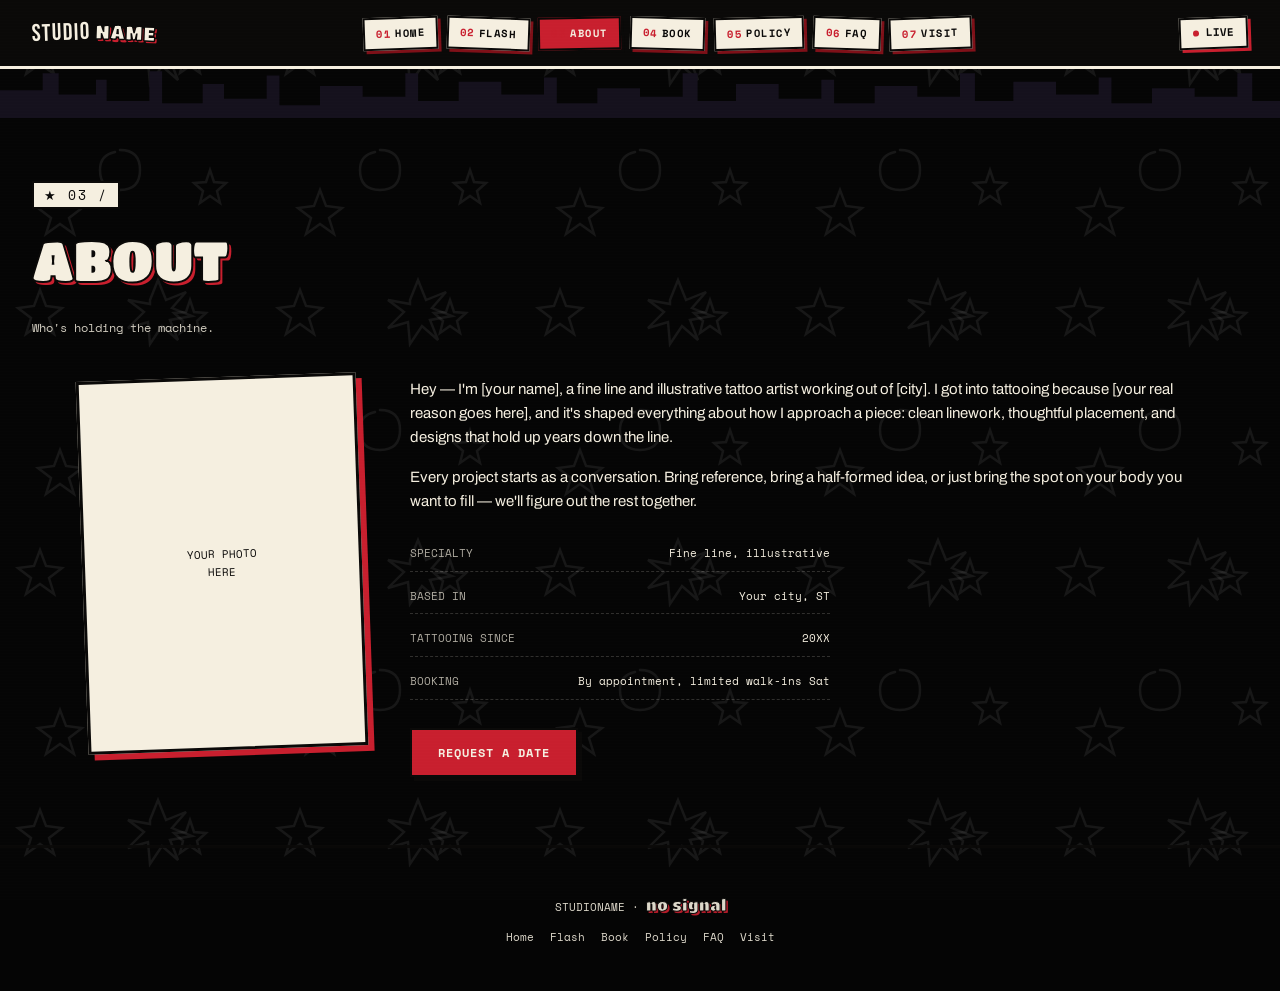
<file: about.html>
<!DOCTYPE html>
<html lang="en">
<head>
<meta charset="UTF-8">
<meta name="viewport" content="width=device-width, initial-scale=1.0">
<title>About — Studioname</title>
<link rel="preconnect" href="https://fonts.googleapis.com">
<link href="https://fonts.googleapis.com/css2?family=Titan+One&family=Bebas+Neue&family=Space+Mono:wght@400;700&family=Archivo:wght@400;500;600;700&display=swap" rel="stylesheet">
<style>
:root{
  --bg:#050505;
  --accent-warm:#e0631f;
  --ink:#0a0908;
  --paper:#f5efe0;
  --blood:#c81f2e;
  --blood-deep:#7e1018;
  --ink-soft:#5a4632;
  --ink-mid:#8a7458;
  --line:rgba(245,239,224,0.18);
  --font-comic:'Titan One', cursive;
  --font-display:'Bebas Neue', sans-serif;
  --font-mono:'Space Mono', monospace;
  --font-body:'Archivo', sans-serif;
}
*{box-sizing:border-box; margin:0; padding:0;}
body{
  background-color:var(--bg);
  background-image:url("data:image/svg+xml,%3Csvg xmlns='http://www.w3.org/2000/svg' width='260' height='260' viewBox='0 0 260 260'%3E%3Cg fill='none' stroke='%23ffffff' stroke-width='2.4' stroke-linecap='round' stroke-opacity='0.07'%3E%3Cpath d='M40 30 L46 46 L62 48 L49 58 L54 74 L40 64 L26 74 L31 58 L18 48 L34 46 Z'/%3E%3Cpath d='M190 40 L194 52 L206 53 L197 61 L200 73 L190 66 L180 73 L183 61 L174 53 L186 52 Z'/%3E%3Cpath d='M120 150 Q140 150 140 170 Q140 190 120 190 Q100 190 100 170 Q100 155 115 152'/%3E%3Cpath d='M60 190 L66 206 L82 208 L69 218 L74 234 L60 224 L46 234 L51 218 L38 208 L54 206 Z'/%3E%3Cpath d='M210 170 L214 182 L226 183 L217 191 L220 203 L210 196 L200 203 L203 191 L194 183 L206 182 Z'/%3E%3Cpath d='M150 40 L158 20 L166 40 L186 32 L172 48 L192 56 L170 60 L178 80 L162 66 L150 84 L148 62 L128 68 L144 52 L128 40 L150 44 Z'/%3E%3C/g%3E%3C/svg%3E");
  background-repeat:repeat;
  background-attachment:fixed;
  color:var(--paper);
  font-family:var(--font-body);
  font-weight:400;
  line-height:1.6;
}
a{color:inherit; text-decoration:none;}
.wrap{max-width:1180px; margin:0 auto; padding:0 32px;}
::selection{background:var(--blood); color:var(--paper);}
img{max-width:100%; display:block;}

.scanlines{
  position:fixed; inset:0; pointer-events:none; z-index:999;
  background:repeating-linear-gradient(0deg, rgba(255,255,255,0.02) 0px, rgba(255,255,255,0.02) 1px, transparent 1px, transparent 3px);
  mix-blend-mode:overlay;
}
/* doodle pattern now lives on body background directly (see above) so it sits
   truly behind every card/div instead of overlaying them — this element is
   kept in the markup for backward compatibility but does nothing visually. */
.grain{display:none;}

/* ---------- chaos strip divider ---------- */
.tartan{
  height:16px;
  background-image:
    linear-gradient(135deg, var(--ink) 25%, transparent 25%),
    linear-gradient(225deg, var(--ink) 25%, transparent 25%),
    linear-gradient(45deg, var(--ink) 25%, transparent 25%),
    linear-gradient(315deg, var(--ink) 25%, transparent 25%);
  background-position:8px 0, 8px 0, 0 0, 0 0;
  background-size:16px 16px;
  background-repeat:repeat-x;
  background-color:var(--blood);
}

/* ---------- header + site nav ---------- */
header{
  position:sticky; top:0; z-index:100;
  background:var(--ink);
  border-bottom:3px solid var(--paper);
}
.header-inner{display:flex; align-items:center; justify-content:space-between; padding:14px 32px; gap:16px; flex-wrap:wrap;}
.logo{display:flex; align-items:baseline; gap:4px;}
.logo .s1{font-family:var(--font-display); font-size:24px; letter-spacing:1px; color:var(--paper); transform:rotate(-2deg); display:inline-block;}
.logo .s2{
  font-family:var(--font-comic); font-size:20px; color:var(--paper); transform:rotate(2deg); display:inline-block;
  -webkit-text-stroke:1.5px var(--ink); text-shadow:2px 2px 0 var(--blood);
}
.rec{
  display:flex; align-items:center; gap:7px; font-family:var(--font-mono); font-weight:700; font-size:11px;
  color:var(--ink); background:var(--paper); padding:5px 12px; transform:rotate(-2deg);
  border:2px solid var(--ink); box-shadow:3px 3px 0 var(--blood);
}
.rec .dot{width:6px; height:6px; border-radius:50%; background:var(--blood); animation:pulse 1.2s infinite;}
@keyframes pulse{0%,100%{opacity:1;} 50%{opacity:0.15;}}

.site-nav{display:flex; gap:9px; flex-wrap:wrap; font-family:var(--font-mono); font-weight:700; font-size:10.5px;}
.site-nav a{
  color:var(--ink); letter-spacing:0.5px; padding:6px 11px; background:var(--paper);
  border:2px solid var(--ink); box-shadow:3px 3px 0 var(--blood-deep); transition:all 0.1s; display:inline-block;
}
.site-nav a:nth-child(1){transform:rotate(-2deg);}
.site-nav a:nth-child(2){transform:rotate(2deg);}
.site-nav a:nth-child(3){transform:rotate(-1deg);}
.site-nav a:nth-child(4){transform:rotate(1.5deg);}
.site-nav a:nth-child(5){transform:rotate(-1.5deg);}
.site-nav a:nth-child(6){transform:rotate(2deg);}
.site-nav a:nth-child(7){transform:rotate(-2deg);}
.site-nav a:nth-child(8){transform:rotate(1deg);}
.site-nav a .num{color:var(--blood); font-weight:700; margin-right:4px;}
.site-nav a:hover{transform:translate(-2px,-2px) rotate(0deg); box-shadow:5px 5px 0 var(--blood);}
.site-nav a.active{background:var(--blood); color:var(--paper); box-shadow:3px 3px 0 var(--ink);}

/* ---------- hero / crt ---------- */
.hero{padding:56px 32px 76px; text-align:center; position:relative;}
.hero-eyebrow{
  font-family:var(--font-mono); font-size:11px; color:var(--paper);
  letter-spacing:3px; margin-bottom:20px; text-transform:uppercase; opacity:0.85;
}
.crt{
  position:relative; max-width:640px; margin:0 auto;
  background:var(--ink); border:8px solid var(--paper); padding:14px;
  box-shadow: 8px 8px 0 var(--blood);
}
.crt::before, .crt::after{
  content:''; position:absolute; width:50px; height:50px; z-index:20;
  background-repeat:no-repeat; background-size:contain;
}
.crt::before{
  top:-22px; left:-22px; transform:rotate(-15deg);
  background-image:url("data:image/svg+xml,%3Csvg xmlns='http://www.w3.org/2000/svg' viewBox='0 0 100 100'%3E%3Ccircle cx='50' cy='50' r='44' fill='%23f5efe0' stroke='%230a0908' stroke-width='4'/%3E%3Ccircle cx='36' cy='42' r='7' fill='%230a0908'/%3E%3Ccircle cx='64' cy='42' r='7' fill='%230a0908'/%3E%3Cpath d='M25 62 L32 70 L39 62 L46 70 L53 62 L60 70 L67 62 L74 70' fill='none' stroke='%230a0908' stroke-width='4' stroke-linecap='round' stroke-linejoin='round'/%3E%3C/svg%3E");
}
.crt::after{
  bottom:-20px; right:-20px; transform:rotate(12deg);
  background-image:url("data:image/svg+xml,%3Csvg xmlns='http://www.w3.org/2000/svg' viewBox='0 0 100 100'%3E%3Cpolygon points='50,4 61,38 97,38 68,59 79,94 50,73 21,94 32,59 3,38 39,38' fill='%23f5efe0' stroke='%230a0908' stroke-width='4'/%3E%3C/svg%3E");
}
.crt-screen{
  position:relative; overflow:hidden; aspect-ratio:4/3;
  background:#050505; display:flex; align-items:center; justify-content:center; flex-direction:column;
  animation:boot-flicker 1s ease-out;
}
.crt-screen::before{
  content:''; position:absolute; inset:0; z-index:3; pointer-events:none;
  background:repeating-linear-gradient(0deg, rgba(200,31,46,0.07) 0px, rgba(200,31,46,0.07) 1px, transparent 1px, transparent 3px);
}
#static-video, #static-canvas{
  position:absolute; inset:0; width:100%; height:100%; object-fit:cover; z-index:1;
  opacity:1; transition:opacity 0.8s ease;
}
#static-video.settled, #static-canvas.settled{opacity:0.6;}
#static-canvas{display:none;}
.buffering{
  position:absolute; inset:0; z-index:6; display:flex; align-items:center; justify-content:center;
  background:#050505; transition:opacity 0.5s ease;
}
.buffering.hidden{opacity:0; pointer-events:none;}
.buffer-dots{font-family:var(--font-mono); font-size:12px; color:var(--blood); letter-spacing:2px;}
.buffer-dots span{animation:blink 1s infinite;}
.buffer-dots span:nth-child(2){animation-delay:0.2s;}
.buffer-dots span:nth-child(3){animation-delay:0.4s;}
@keyframes blink{0%,100%{opacity:0.15;} 50%{opacity:1;}}
@keyframes boot-flicker{
  0%{filter:brightness(3) contrast(1.4); transform:scaleY(0.02);}
  5%{filter:brightness(0.2); transform:scaleY(1);}
  10%{filter:brightness(2);}
  15%{filter:brightness(0.5);}
  100%{filter:brightness(1) contrast(1); transform:scaleY(1);}
}
.crt-content{
  position:relative; z-index:2; display:flex; flex-direction:column; align-items:center; width:100%;
  opacity:0; transition:opacity 0.6s ease;
}
.crt-content.visible{opacity:1;}
.crt-headline{padding:0 16px; text-align:center; display:flex; flex-wrap:wrap; justify-content:center; gap:8px 10px;}
.rn{display:inline-block; font-family:var(--font-comic); font-size:clamp(20px,5vw,32px); letter-spacing:0.5px; padding:2px 8px; line-height:1.15; -webkit-text-stroke:1.5px var(--ink);}
.rn.r1{color:var(--paper); transform:rotate(-4deg); text-shadow:2px 2px 0 var(--blood);}
.rn.r2{color:var(--blood); transform:rotate(3deg); text-shadow:2px 2px 0 var(--ink);}
.rn.r3{color:var(--paper); transform:rotate(2deg); text-shadow:2px 2px 0 var(--blood);}
.rn.r4{color:var(--accent-warm); transform:rotate(-2deg); text-shadow:2px 2px 0 var(--ink);}
.crt-sub{
  font-family:var(--font-mono); font-size:11px; color:var(--paper);
  margin-top:16px; letter-spacing:1px; text-align:center; text-transform:uppercase; opacity:0.75;
}
.channel-readout{
  position:absolute; top:14px; right:16px; z-index:5;
  font-family:var(--font-mono); font-size:10px; color:var(--paper);
  background:var(--blood); padding:3px 9px; letter-spacing:1px;
}
.tv-power{
  position:absolute; top:14px; left:16px; z-index:5;
  font-family:var(--font-mono); font-size:10px; color:var(--paper);
  display:flex; align-items:center; gap:6px; background:rgba(0,0,0,0.6); padding:3px 9px;
}
.tv-power .led{width:6px; height:6px; border-radius:50%; background:var(--blood); animation:pulse 1.2s infinite;}
.tv-nav{display:flex; flex-wrap:wrap; justify-content:center; gap:10px; margin-top:26px; padding:0 16px;}
.tv-nav a{
  font-family:var(--font-mono); font-weight:700; font-size:11px; letter-spacing:0.5px;
  background:var(--paper); color:var(--ink); border:2px solid var(--ink);
  padding:7px 12px; box-shadow:3px 3px 0 var(--blood); transition:all 0.1s;
}
.tv-nav a:nth-child(odd){transform:rotate(-2deg);}
.tv-nav a:nth-child(even){transform:rotate(2deg);}
.tv-nav a:hover{transform:translate(-2px,-2px) rotate(0deg); box-shadow:5px 5px 0 var(--blood);}
.tv-nav a .num{color:var(--blood); margin-right:5px;}
.hero-cta{margin-top:30px; display:flex; gap:16px; justify-content:center; flex-wrap:wrap;}

/* ---------- buttons ---------- */
.btn{
  font-family:var(--font-mono); font-weight:700; font-size:12px; letter-spacing:1px;
  padding:13px 26px; border:2px solid var(--ink); color:var(--ink);
  transition:all 0.1s; cursor:pointer; background:var(--paper); display:inline-block; text-transform:uppercase;
  box-shadow:4px 4px 0 var(--ink);
}
.btn:hover{transform:translate(-2px,-2px); box-shadow:6px 6px 0 var(--ink);}
.btn:active{transform:translate(2px,2px); box-shadow:1px 1px 0 var(--ink);}
.btn.solid{background:var(--blood); border-color:var(--ink); color:var(--paper); box-shadow:4px 4px 0 var(--ink);}
.btn.solid:hover{box-shadow:6px 6px 0 var(--ink);}

/* ---------- page header ---------- */
.page-head{padding:56px 32px 40px;}
.page-head .chan{font-family:var(--font-mono); color:var(--ink); background:var(--paper); padding:2px 10px; font-size:13px; letter-spacing:2px; border:2px solid var(--ink);}
.page-head .chan::before{content:'\2605  ';}
.page-head h1{
  font-family:var(--font-comic); font-size:clamp(32px,6vw,54px);
  letter-spacing:0.5px; margin-top:10px; text-transform:uppercase; color:var(--paper);
  -webkit-text-stroke:2px var(--ink); text-shadow:3px 3px 0 var(--blood);
}
.page-head .sub{font-family:var(--font-mono); font-size:12px; color:var(--paper); margin-top:14px; max-width:560px; opacity:0.85;}

/* ---------- section shell ---------- */
section{padding:68px 32px; border-top:3px solid var(--ink);}
.section-head{display:flex; align-items:baseline; gap:14px; margin-bottom:40px;}
.section-head .chan{font-family:var(--font-mono); color:var(--ink); background:var(--paper); padding:2px 10px; font-size:13px; letter-spacing:2px; border:2px solid var(--ink);}
.section-head .chan::before{content:'\2605  ';}
.section-head h2{
  font-family:var(--font-comic); font-size:clamp(22px,4vw,36px); letter-spacing:0.5px; text-transform:uppercase;
  color:var(--paper); -webkit-text-stroke:1.5px var(--ink); text-shadow:2px 2px 0 var(--blood);
}
.section-note{font-family:var(--font-mono); font-size:12px; color:var(--paper); margin-top:8px; max-width:520px; opacity:0.8;}

/* ---------- portfolio grid — taped polaroids ---------- */
.portfolio-grid{display:grid; grid-template-columns:repeat(auto-fit,minmax(210px,1fr)); gap:28px; padding:6px;}
.p-tile{
  background:var(--paper); position:relative; padding:14px 14px 34px; border:3px solid var(--ink);
  box-shadow:5px 5px 0 var(--ink); transition:transform 0.2s;
}
.portfolio-grid .p-tile:nth-child(6n+1){transform:rotate(-2.5deg);}
.portfolio-grid .p-tile:nth-child(6n+2){transform:rotate(1.5deg);}
.portfolio-grid .p-tile:nth-child(6n+3){transform:rotate(-1deg);}
.portfolio-grid .p-tile:nth-child(6n+4){transform:rotate(2.5deg);}
.portfolio-grid .p-tile:nth-child(6n+5){transform:rotate(-2deg);}
.portfolio-grid .p-tile:nth-child(6n+6){transform:rotate(1deg);}
.p-tile:hover{transform:rotate(0deg) scale(1.04) !important; z-index:5; box-shadow:8px 8px 0 var(--blood);}
.p-tile::before{
  content:''; position:absolute; top:-10px; left:50%; transform:translateX(-50%) rotate(-3deg);
  width:46px; height:16px; background:rgba(200,31,46,0.35); border:1px solid rgba(10,9,8,0.25);
}
.p-tile svg{width:70%; height:70%; margin:0 auto; stroke:var(--ink); opacity:0.9; display:block;}
.p-tag{position:absolute; bottom:10px; left:0; right:0; text-align:center; font-family:var(--font-mono); font-size:10px; color:var(--ink); letter-spacing:0.5px;}

/* ---------- instagram embed ---------- */
.ig-block{
  background:var(--paper); border:3px solid var(--ink); color:var(--ink);
  padding:32px; display:flex; align-items:center; justify-content:space-between; gap:24px; flex-wrap:wrap;
  box-shadow:5px 5px 0 var(--ink);
}
.ig-block .ig-text p{font-family:var(--font-mono); font-size:12px; color:var(--ink-soft); margin-top:6px; max-width:420px;}

/* ---------- booking ---------- */
.booking-grid{display:grid; grid-template-columns:1fr 1fr; gap:56px;}
@media (max-width:860px){.booking-grid{grid-template-columns:1fr;}}
.cal{background:var(--paper); color:var(--ink); border:3px solid var(--ink); padding:24px; box-shadow:5px 5px 0 var(--ink);}
.cal-head{display:flex; justify-content:space-between; align-items:center; margin-bottom:18px; font-family:var(--font-comic); font-size:16px; letter-spacing:0.5px;}
.cal-grid{display:grid; grid-template-columns:repeat(7,1fr); gap:6px; text-align:center;}
.cal-grid .dow{font-family:var(--font-mono); font-size:10px; color:var(--ink-mid); padding-bottom:6px;}
.cal-day{aspect-ratio:1; display:flex; align-items:center; justify-content:center; font-family:var(--font-mono); font-size:12px; color:#c9bfa8;}
.cal-day.open{background:rgba(200,31,46,0.14); color:var(--blood); cursor:pointer; border:1px solid rgba(200,31,46,0.4);}
.cal-day.open:hover{background:var(--blood); color:var(--paper);}
.cal-day.taken{color:var(--ink-mid); opacity:0.5; text-decoration:line-through;}
.cal-legend{display:flex; gap:18px; margin-top:16px; font-family:var(--font-mono); font-size:10px; color:var(--ink-soft);}
.cal-legend span{display:inline-flex; align-items:center; gap:6px;}
.dot-sw{width:8px; height:8px; display:inline-block;}

.form{display:flex; flex-direction:column; gap:16px;}
.form-row{display:grid; grid-template-columns:1fr 1fr; gap:14px;}
@media (max-width:560px){.form-row{grid-template-columns:1fr;}}
.form-group h4{
  font-family:var(--font-comic); font-size:15px; color:var(--paper); -webkit-text-stroke:1px var(--ink);
  text-shadow:2px 2px 0 var(--blood); text-transform:uppercase; letter-spacing:0.5px; margin-bottom:4px;
}
.form label{font-family:var(--font-mono); font-size:11px; color:var(--paper); letter-spacing:1px; text-transform:uppercase; display:block; margin-bottom:4px;}
.req{color:var(--blood); -webkit-text-stroke:0;}
.hint{font-family:var(--font-mono); font-size:10px; color:var(--paper); opacity:0.6; margin-top:4px; line-height:1.5;}
.photo-callout{
  background:var(--paper); color:var(--ink); border:2px dashed var(--blood); padding:12px 14px;
  font-family:var(--font-mono); font-size:12px; display:flex; align-items:center; gap:10px;
}
.photo-callout .req{margin-left:auto; flex-shrink:0;}
.form input, .form select, .form textarea{
  background:var(--paper); border:2px solid var(--ink); color:var(--ink);
  padding:12px 13px; font-family:var(--font-body); font-size:14px; width:100%;
}
.form textarea{min-height:90px; resize:vertical;}
.placement-readout{background:var(--paper); color:var(--blood); border:2px dashed var(--blood); padding:10px 13px; font-family:var(--font-mono); font-size:12px; display:flex; justify-content:space-between; align-items:center; gap:10px; flex-wrap:wrap;}
.flow-note{font-family:var(--font-mono); font-size:11px; color:var(--paper); border-left:4px solid var(--blood); padding-left:12px; margin-top:6px; opacity:0.85;}

/* ---------- placement ---------- */
.placement-wrap{display:grid; grid-template-columns:280px 1fr; gap:48px; align-items:start;}
@media (max-width:760px){.placement-wrap{grid-template-columns:1fr;}}
.body-svg{background:var(--paper); border:3px solid var(--ink); padding:20px; box-shadow:5px 5px 0 var(--ink);}
.body-svg svg{width:100%; height:auto;}
.body-region{fill:transparent; stroke:var(--ink-mid); stroke-width:1; cursor:pointer; transition:fill 0.15s;}
.body-region:hover, .body-region.active{fill:rgba(200,31,46,0.22); stroke:var(--blood);}
.placement-info h3{font-family:var(--font-comic); font-size:22px; letter-spacing:0.5px; margin-bottom:10px; text-transform:uppercase; color:var(--paper); -webkit-text-stroke:1px var(--ink);}
.placement-list{font-family:var(--font-mono); font-size:11px; color:var(--paper); line-height:2; opacity:0.85;}

/* ---------- about ---------- */
.about-grid{display:grid; grid-template-columns:280px 1fr; gap:48px; align-items:start;}
@media (max-width:760px){.about-grid{grid-template-columns:1fr;}}
.about-photo{background:var(--paper); border:3px solid var(--ink); aspect-ratio:3/4; display:flex; align-items:center; justify-content:center; font-family:var(--font-mono); font-size:11px; color:var(--ink); text-align:center; padding:20px; transform:rotate(-2deg); box-shadow:6px 6px 0 var(--blood);}
.about-copy p{margin-bottom:16px; font-size:15px;}
.about-facts{margin-top:24px; display:flex; flex-direction:column; gap:8px;}
.about-facts .row{display:flex; justify-content:space-between; font-family:var(--font-mono); font-size:11px; border-bottom:1px dashed var(--line); padding:8px 0; max-width:420px;}
.about-facts .row span:first-child{color:var(--paper); opacity:0.7; text-transform:uppercase;}

/* ---------- policy ---------- */
.policy-grid{display:grid; grid-template-columns:repeat(auto-fit,minmax(260px,1fr)); gap:18px;}
.policy-card{background:var(--paper); color:var(--ink); padding:26px; border:3px solid var(--ink); border-left:6px solid var(--blood); box-shadow:5px 5px 0 var(--ink);}
.policy-card .k{font-family:var(--font-comic); font-size:16px; color:var(--blood); letter-spacing:0.5px; margin-bottom:8px; text-transform:uppercase;}
.policy-card p{font-size:13.5px; color:var(--ink-soft);}
.payment-row{display:flex; gap:12px; flex-wrap:wrap; margin-top:22px;}
.pay-pill{font-family:var(--font-mono); font-size:11px; padding:8px 14px; border:2px solid var(--ink); color:var(--paper); background:transparent;}
.pay-pill.primary{border-color:var(--ink); color:var(--ink); background:var(--paper); box-shadow:3px 3px 0 var(--blood);}

/* ---------- faq ---------- */
.faq-item{border-bottom:2px dashed var(--line); padding:18px 0;}
.faq-q{display:flex; justify-content:space-between; align-items:center; cursor:pointer; font-family:var(--font-comic); font-size:16px; letter-spacing:0.5px; text-transform:uppercase; color:var(--paper); -webkit-text-stroke:1px var(--ink);}
.faq-q .plus{color:var(--blood); font-size:22px; -webkit-text-stroke:0;}
.faq-a{max-height:0; overflow:hidden; transition:max-height 0.25s ease; font-size:14px; color:var(--paper); opacity:0.85;}
.faq-item.open .faq-a{max-height:200px; margin-top:12px;}
.faq-item.open .plus{transform:rotate(45deg);}

/* ---------- visit ---------- */
.loc-grid{display:grid; grid-template-columns:1fr 1fr; gap:40px;}
@media (max-width:760px){.loc-grid{grid-template-columns:1fr;}}
.hours-row{display:flex; justify-content:space-between; font-family:var(--font-mono); font-size:12px; padding:8px 0; border-bottom:1px dashed var(--line); color:var(--paper);}
.walkin{color:var(--blood); font-weight:700; -webkit-text-stroke:0;}

/* ---------- flash ---------- */
.flash-grid{display:grid; grid-template-columns:repeat(auto-fit,minmax(220px,1fr)); gap:26px; padding:6px;}
.flash-tile{background:var(--paper); position:relative; display:flex; flex-direction:column; border:3px solid var(--ink); box-shadow:5px 5px 0 var(--ink); transition:transform 0.2s;}
.flash-grid .flash-tile:nth-child(4n+1){transform:rotate(-2deg);}
.flash-grid .flash-tile:nth-child(4n+2){transform:rotate(1.5deg);}
.flash-grid .flash-tile:nth-child(4n+3){transform:rotate(-1.5deg);}
.flash-grid .flash-tile:nth-child(4n+4){transform:rotate(2deg);}
.flash-tile:not(.taken):hover{transform:rotate(0deg) scale(1.04) !important; z-index:5; box-shadow:8px 8px 0 var(--blood);}
.flash-art{aspect-ratio:1; display:flex; align-items:center; justify-content:center; position:relative; overflow:hidden; padding:14px;}
.flash-art svg{width:62%; height:62%; stroke:var(--ink); opacity:0.9;}
.flash-status{
  position:absolute; top:8px; left:8px; font-family:var(--font-mono); font-size:9px; letter-spacing:1px;
  padding:3px 8px; background:var(--blood); color:var(--paper); text-transform:uppercase; transform:rotate(-3deg);
}
.flash-status.taken{background:var(--ink); color:var(--paper); opacity:0.6;}
.flash-meta{padding:10px 14px 14px; display:flex; justify-content:space-between; align-items:center; border-top:1px dashed var(--line);}
.flash-meta .name{font-family:var(--font-mono); font-size:10px; color:var(--ink-soft); letter-spacing:0.5px;}
.flash-meta .price{font-family:var(--font-comic); font-size:16px; color:var(--ink);}
.flash-tile.taken .flash-art svg{opacity:0.3;}
.flash-tile.taken .flash-meta .price{color:var(--ink-mid); text-decoration:line-through;}

footer{padding:44px 32px; text-align:center; font-family:var(--font-mono); font-size:11px; color:var(--paper); border-top:3px solid var(--ink); opacity:0.9;}
footer .sign-off{font-family:var(--font-comic); font-size:16px; color:var(--paper); -webkit-text-stroke:1px var(--ink); text-shadow:2px 2px 0 var(--blood);}
footer .foot-links{margin-top:12px; display:flex; gap:16px; justify-content:center; flex-wrap:wrap;}

</style>
</head>
<body>

<div class="scanlines"></div>
<div class="grain"></div>

<header>
  <div class="header-inner">
    <div class="logo"><span class="s1">STUDIO</span><span class="s2">NAME</span></div>
    <nav class="site-nav">
      <a href="index.html"><span class="num">01</span>HOME</a>
      <a href="flash.html"><span class="num">02</span>FLASH</a>
      <a href="about.html" class="active"><span class="num">03</span>ABOUT</a>
      <a href="book.html"><span class="num">04</span>BOOK</a>
      <a href="policy.html"><span class="num">05</span>POLICY</a>
      <a href="faq.html"><span class="num">06</span>FAQ</a>
      <a href="visit.html"><span class="num">07</span>VISIT</a>
    </nav>
    <div class="rec"><span class="dot"></span>LIVE</div>
  </div>
</header>
<div class="skyline"><svg viewBox="0 0 1200 46" preserveAspectRatio="none"><polygon points="0,46 0,20 40,20 40,4 55,4 55,24 90,24 90,10 100,10 100,30 140,30 140,2 152,2 152,32 190,32 190,14 210,14 210,28 250,28 250,6 262,6 262,34 300,34 300,16 340,16 340,26 380,26 380,4 392,4 392,30 430,30 430,12 470,12 470,24 510,24 510,8 522,8 522,32 560,32 560,18 600,18 600,26 640,26 640,4 654,4 654,30 690,30 690,14 730,14 730,28 770,28 770,10 782,10 782,32 820,32 820,16 860,16 860,26 900,26 900,4 914,4 914,30 950,30 950,12 990,12 990,24 1030,24 1030,8 1042,8 1042,32 1080,32 1080,18 1120,18 1120,26 1160,26 1160,4 1174,4 1174,30 1200,30 1200,46" fill="#15111d"/></svg></div>

<div class="page-head">
  <span class="chan">03 /</span>
  <h1>About</h1>
  <div class="sub">Who's holding the machine.</div>
</div>

<section style="border-top:none; padding-top:0;">
  <div class="wrap">
    <div class="about-grid">
      <div class="about-photo">YOUR PHOTO<br>HERE</div>
      <div class="about-copy">
        <p>Hey — I'm [your name], a fine line and illustrative tattoo artist working out of [city]. I got into tattooing because [your real reason goes here], and it's shaped everything about how I approach a piece: clean linework, thoughtful placement, and designs that hold up years down the line.</p>
        <p>Every project starts as a conversation. Bring reference, bring a half-formed idea, or just bring the spot on your body you want to fill — we'll figure out the rest together.</p>
        <div class="about-facts">
          <div class="row"><span>Specialty</span><span>Fine line, illustrative</span></div>
          <div class="row"><span>Based in</span><span>Your city, ST</span></div>
          <div class="row"><span>Tattooing since</span><span>20XX</span></div>
          <div class="row"><span>Booking</span><span>By appointment, limited walk-ins Sat</span></div>
        </div>
        <div style="margin-top:28px;">
          <a href="book.html" class="btn solid">REQUEST A DATE</a>
        </div>
      </div>
    </div>
  </div>
</section>

<footer>
  <div>STUDIONAME · <span class="sign-off">no signal</span></div>
  <div class="foot-links">
    <a href="index.html">Home</a><a href="flash.html">Flash</a><a href="book.html">Book</a><a href="policy.html">Policy</a><a href="faq.html">FAQ</a><a href="visit.html">Visit</a>
  </div>
</footer>

<script>
// ================================================================
// GOOGLE FORM SETUP — replace these before going live
// ================================================================
// 1. Create a Google Form with these questions (short answer unless noted):
//      Name · Pronouns · Age or birth date · Instagram · Phone ·
//      Date requested · Description (paragraph) · Idea/theme (paragraph) ·
//      Size · Black or color ink? · Placement ·
//      Reference photos (file upload, required) · Placement reference (file upload, optional)
//    Note: file-upload questions can't be pre-filled by URL — that's why
//    they're not in FORM_FIELDS below. The person attaches those directly
//    on the Google Form page.
// 2. Click the 3-dot menu -> "Get pre-filled link", fill in dummy
//    text in each field, click "Get link", then copy it.
// 3. That copied URL looks like:
//      https://docs.google.com/forms/d/e/XXXX/viewform?usp=pp_url&entry.111=a...
//    Paste the base part (before the ?) into FORM_BASE below, and
//    match each entry.NNN number to the right field below.
// 4. In the Form itself: Settings -> Responses -> turn on
//    "Get email notifications for new responses".
// ================================================================
const FORM_BASE = "https://docs.google.com/forms/d/e/REPLACE_WITH_YOUR_FORM_ID/viewform";
const FORM_FIELDS = {
  name:        "entry.111111111",
  pronouns:    "entry.111111112",
  age:         "entry.111111113",
  instagram:   "entry.111111114",
  phone:       "entry.111111115",
  date:        "entry.333333333",
  description: "entry.333333334",
  idea:        "entry.555555555",
  size:        "entry.555555556",
  ink:         "entry.555555557",
  placement:   "entry.444444444"
};

function goToBookingForm(){
  const params = new URLSearchParams();
  const get = id => { const el = document.getElementById(id); return el ? el.value : ''; };
  const placement = localStorage.getItem('selectedPlacement') || '';
  const date = localStorage.getItem('selectedDate') || '';

  params.set(FORM_FIELDS.name, get('f-name'));
  params.set(FORM_FIELDS.pronouns, get('f-pronouns'));
  params.set(FORM_FIELDS.age, get('f-age'));
  params.set(FORM_FIELDS.instagram, get('f-instagram'));
  params.set(FORM_FIELDS.phone, get('f-phone'));
  params.set(FORM_FIELDS.date, date);
  params.set(FORM_FIELDS.description, get('f-description'));
  params.set(FORM_FIELDS.idea, get('f-idea'));
  params.set(FORM_FIELDS.size, get('f-size'));
  params.set(FORM_FIELDS.ink, get('f-ink'));
  params.set(FORM_FIELDS.placement, placement);

  window.open(FORM_BASE + "?usp=pp_url&" + params.toString(), "_blank");
}

// ---------- CRT boot / buffering (home page hero only) ----------
function initCRT(){
  const video = document.getElementById('static-video');
  const canvas = document.getElementById('static-canvas');
  const buffering = document.getElementById('buffering-overlay');
  const content = document.getElementById('crt-content');
  if(!video || !canvas) return;

  let settled = false;
  let usingVideo = true;
  const ctx = canvas.getContext('2d');

  function sizeCanvas(){
    canvas.width = canvas.offsetWidth;
    canvas.height = canvas.offsetHeight;
  }
  function drawStatic(){
    const w = canvas.width, h = canvas.height;
    if(!w || !h) return;
    const redFlicker = Math.random() < 0.06;
    const imgData = ctx.createImageData(w, h);
    for (let i = 0; i < imgData.data.length; i += 4) {
      const v = Math.random() * 255;
      imgData.data[i] = redFlicker ? Math.min(255, v + 60) : v;
      imgData.data[i+1] = v * 0.9;
      imgData.data[i+2] = v * 0.9;
      imgData.data[i+3] = 255;
    }
    ctx.putImageData(imgData, 0, 0);
  }

  let canvasRunning = false;
  let frame;
  function startCanvasStatic(){
    if(canvasRunning) return;
    canvasRunning = true;
    sizeCanvas();
    window.addEventListener('resize', sizeCanvas);
    (function loop(){
      if(!canvasRunning) return;
      drawStatic();
      frame = requestAnimationFrame(loop);
    })();
  }

  function settle(){
    if(settled) return;
    settled = true;
    clearTimeout(fallbackTimer);
    buffering.classList.add('hidden');
    content.classList.add('visible');
    if(usingVideo){ video.classList.add('settled'); }
    else{ canvas.classList.add('settled'); }
  }

  function fallbackToCanvas(){
    if(!usingVideo) return;
    usingVideo = false;
    video.style.display = 'none';
    canvas.style.display = 'block';
    startCanvasStatic();
    settle();
  }

  // If no <source> was ever pointed at a real file, jump straight to fallback
  const hasSource = video.querySelector('source') && video.querySelector('source').getAttribute('src') && !video.querySelector('source').getAttribute('src').includes('REPLACE');
  const fallbackTimer = setTimeout(fallbackToCanvas, hasSource ? 2500 : 400);

  video.addEventListener('canplaythrough', settle, { once:true });
  video.addEventListener('error', fallbackToCanvas);
  video.play().catch(fallbackToCanvas);
}

// ---------- FAQ accordion ----------
function initFAQ(){
  document.querySelectorAll('.faq-item').forEach(item => {
    const q = item.querySelector('.faq-q');
    if(!q) return;
    q.addEventListener('click', () => item.classList.toggle('open'));
  });
}

// ---------- Body placement selector (placement.html) ----------
function initPlacement(){
  const regionOut = document.getElementById('region-out');
  const confirmBox = document.getElementById('placement-confirm');
  document.querySelectorAll('.body-region').forEach(region => {
    region.addEventListener('click', () => {
      document.querySelectorAll('.body-region').forEach(r => r.classList.remove('active'));
      region.classList.add('active');
      const name = region.getAttribute('data-name');
      if(regionOut) regionOut.textContent = name;
      localStorage.setItem('selectedPlacement', name);
      if(confirmBox){
        confirmBox.style.display = 'flex';
        confirmBox.querySelector('em').textContent = name;
      }
    });
  });
}

// ---------- Flash piece selection (flash.html) ----------
function initFlash(){
  document.querySelectorAll('.flash-tile:not(.taken)').forEach(tile => {
    tile.style.cursor = 'pointer';
    tile.addEventListener('click', () => {
      const name = tile.getAttribute('data-name');
      const price = tile.getAttribute('data-price');
      localStorage.setItem('selectedFlash', `${name} (${price})`);
      document.querySelectorAll('.flash-tile').forEach(t => t.style.outline = 'none');
      tile.style.outline = '2px solid var(--blood)';
      if(confirm(`Save "${name}" and head to Book now?`)){
        window.location.href = 'book.html';
      }
    });
  });
}

// ---------- Booking form placement readout (book.html) ----------
function initBookingPlacementReadout(){
  const el = document.getElementById('f-placement-display');
  if(el){
    const saved = localStorage.getItem('selectedPlacement');
    el.textContent = saved ? saved : '— none yet, tap the map above —';
  }
  const dateEl = document.getElementById('f-date-display');
  if(dateEl){
    const savedDate = localStorage.getItem('selectedDate');
    dateEl.textContent = savedDate ? savedDate : '— pick a date above —';
  }
  const flash = localStorage.getItem('selectedFlash');
  const ideaEl = document.getElementById('f-idea');
  if(flash && ideaEl && !ideaEl.value){
    ideaEl.value = `Flash piece: ${flash}`;
  }
}

// ---------- Calendar day picker ----------
function initCalendar(){
  document.querySelectorAll('.cal-day.open').forEach(day => {
    day.addEventListener('click', () => {
      document.querySelectorAll('.cal-day.open').forEach(d => d.style.outline = 'none');
      day.style.outline = '2px solid var(--blood)';
      const label = 'July ' + day.textContent + ', 2026';
      localStorage.setItem('selectedDate', label);
      const dateEl = document.getElementById('f-date-display');
      if(dateEl) dateEl.textContent = label;
    });
  });
}

document.addEventListener('DOMContentLoaded', () => {
  initCRT();
  initFAQ();
  initPlacement();
  initBookingPlacementReadout();
  initCalendar();
  initFlash();
});

</script>
</body>
</html>
</file>
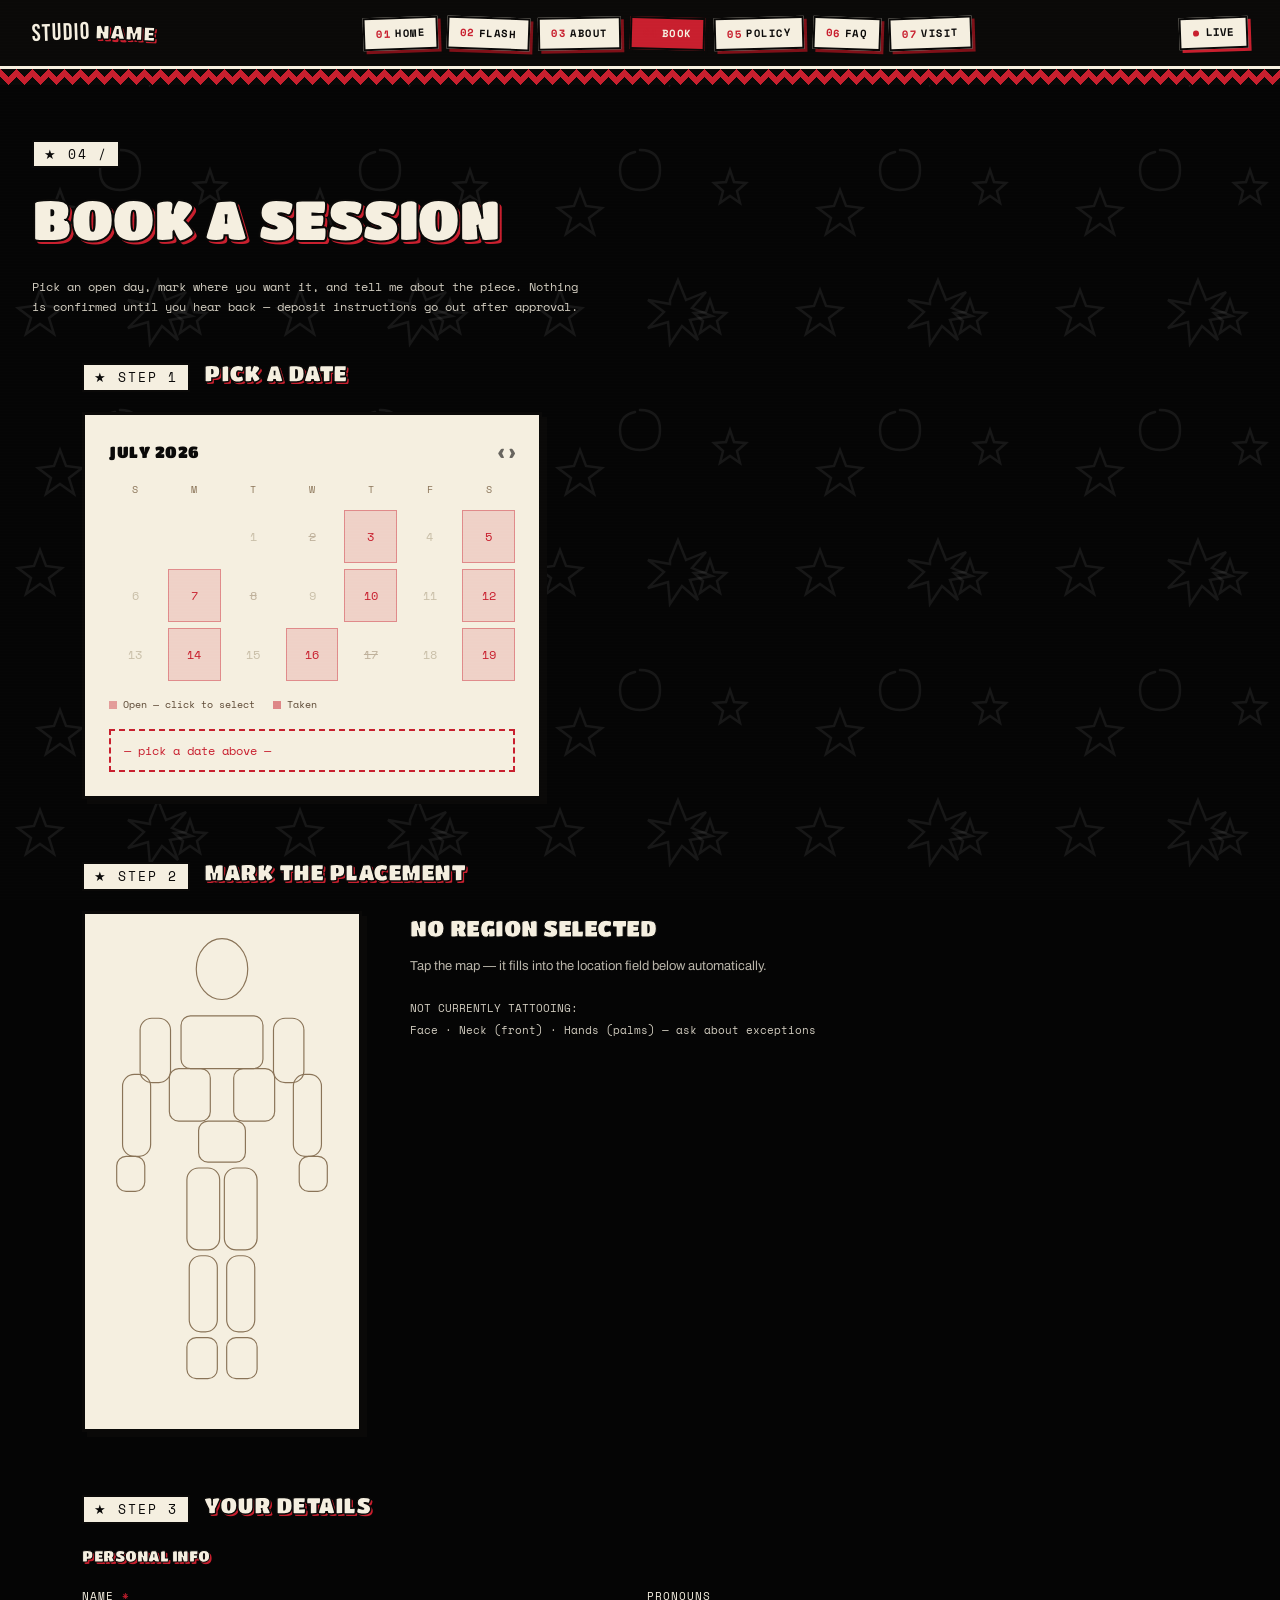
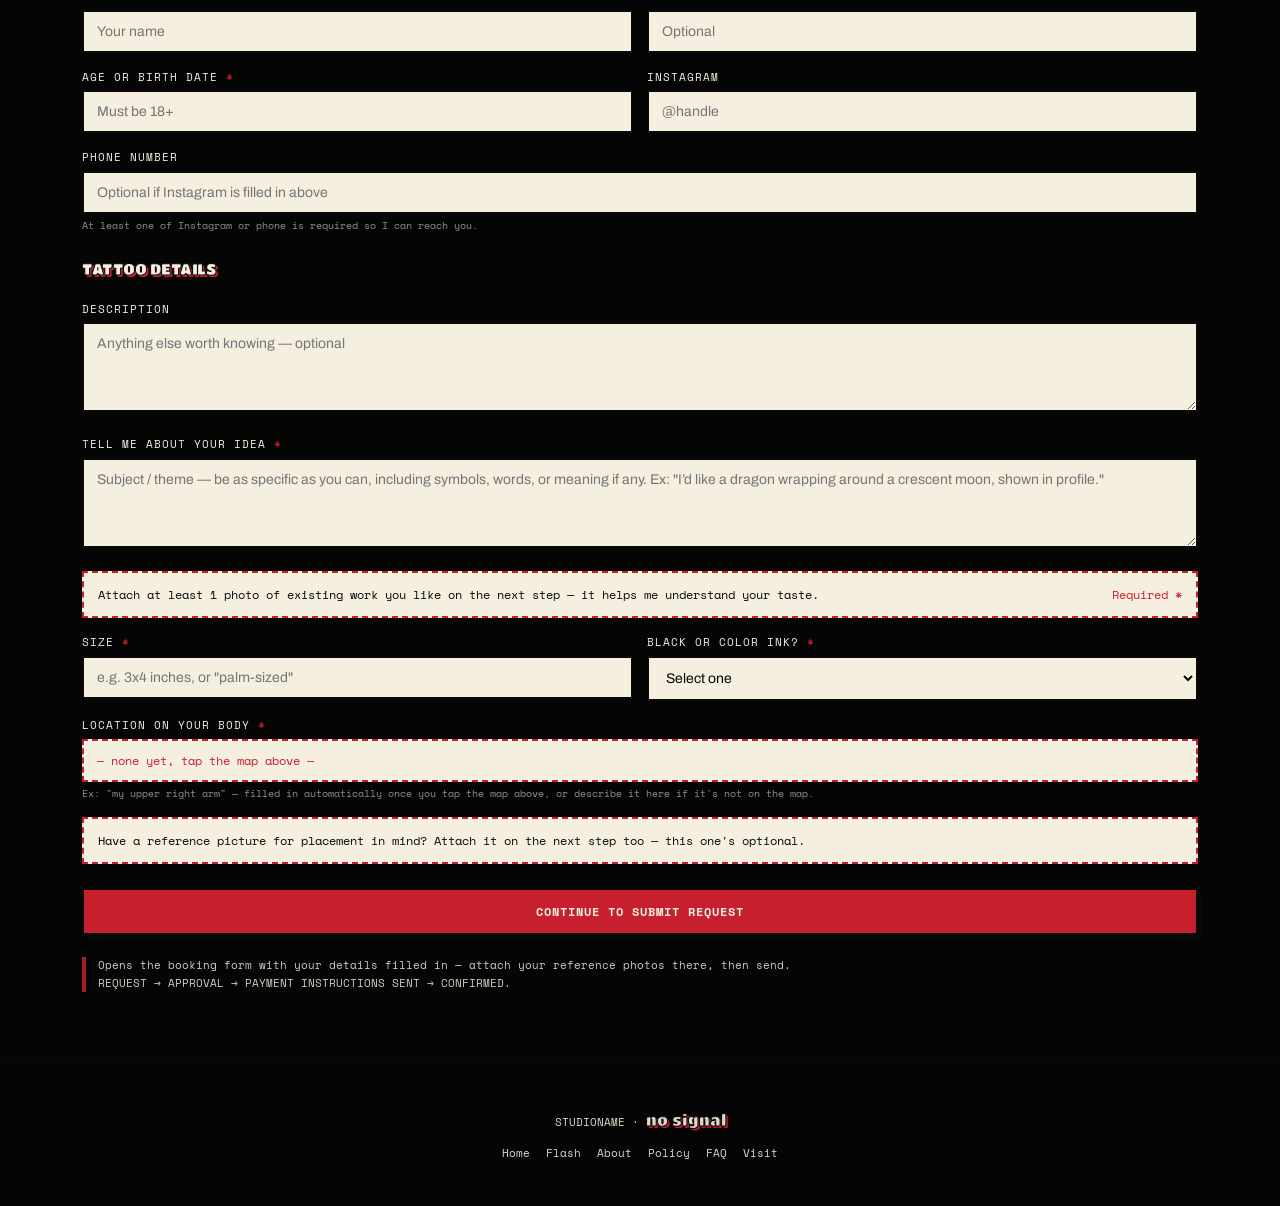
<file: book.html>
<!DOCTYPE html>
<html lang="en">
<head>
<meta charset="UTF-8">
<meta name="viewport" content="width=device-width, initial-scale=1.0">
<title>Book — Studioname</title>
<link rel="preconnect" href="https://fonts.googleapis.com">
<link href="https://fonts.googleapis.com/css2?family=Titan+One&family=Bebas+Neue&family=Space+Mono:wght@400;700&family=Archivo:wght@400;500;600;700&display=swap" rel="stylesheet">
<style>
:root{
  --bg:#050505;
  --accent-warm:#e0631f;
  --ink:#0a0908;
  --paper:#f5efe0;
  --blood:#c81f2e;
  --blood-deep:#7e1018;
  --ink-soft:#5a4632;
  --ink-mid:#8a7458;
  --line:rgba(245,239,224,0.18);
  --font-comic:'Titan One', cursive;
  --font-display:'Bebas Neue', sans-serif;
  --font-mono:'Space Mono', monospace;
  --font-body:'Archivo', sans-serif;
}
*{box-sizing:border-box; margin:0; padding:0;}
body{
  background-color:var(--bg);
  background-image:url("data:image/svg+xml,%3Csvg xmlns='http://www.w3.org/2000/svg' width='260' height='260' viewBox='0 0 260 260'%3E%3Cg fill='none' stroke='%23ffffff' stroke-width='2.4' stroke-linecap='round' stroke-opacity='0.07'%3E%3Cpath d='M40 30 L46 46 L62 48 L49 58 L54 74 L40 64 L26 74 L31 58 L18 48 L34 46 Z'/%3E%3Cpath d='M190 40 L194 52 L206 53 L197 61 L200 73 L190 66 L180 73 L183 61 L174 53 L186 52 Z'/%3E%3Cpath d='M120 150 Q140 150 140 170 Q140 190 120 190 Q100 190 100 170 Q100 155 115 152'/%3E%3Cpath d='M60 190 L66 206 L82 208 L69 218 L74 234 L60 224 L46 234 L51 218 L38 208 L54 206 Z'/%3E%3Cpath d='M210 170 L214 182 L226 183 L217 191 L220 203 L210 196 L200 203 L203 191 L194 183 L206 182 Z'/%3E%3Cpath d='M150 40 L158 20 L166 40 L186 32 L172 48 L192 56 L170 60 L178 80 L162 66 L150 84 L148 62 L128 68 L144 52 L128 40 L150 44 Z'/%3E%3C/g%3E%3C/svg%3E");
  background-repeat:repeat;
  background-attachment:fixed;
  color:var(--paper);
  font-family:var(--font-body);
  font-weight:400;
  line-height:1.6;
}
a{color:inherit; text-decoration:none;}
.wrap{max-width:1180px; margin:0 auto; padding:0 32px;}
::selection{background:var(--blood); color:var(--paper);}
img{max-width:100%; display:block;}

.scanlines{
  position:fixed; inset:0; pointer-events:none; z-index:999;
  background:repeating-linear-gradient(0deg, rgba(255,255,255,0.02) 0px, rgba(255,255,255,0.02) 1px, transparent 1px, transparent 3px);
  mix-blend-mode:overlay;
}
/* doodle pattern now lives on body background directly (see above) so it sits
   truly behind every card/div instead of overlaying them — this element is
   kept in the markup for backward compatibility but does nothing visually. */
.grain{display:none;}

/* ---------- chaos strip divider ---------- */
.tartan{
  height:16px;
  background-image:
    linear-gradient(135deg, var(--ink) 25%, transparent 25%),
    linear-gradient(225deg, var(--ink) 25%, transparent 25%),
    linear-gradient(45deg, var(--ink) 25%, transparent 25%),
    linear-gradient(315deg, var(--ink) 25%, transparent 25%);
  background-position:8px 0, 8px 0, 0 0, 0 0;
  background-size:16px 16px;
  background-repeat:repeat-x;
  background-color:var(--blood);
}

/* ---------- header + site nav ---------- */
header{
  position:sticky; top:0; z-index:100;
  background:var(--ink);
  border-bottom:3px solid var(--paper);
}
.header-inner{display:flex; align-items:center; justify-content:space-between; padding:14px 32px; gap:16px; flex-wrap:wrap;}
.logo{display:flex; align-items:baseline; gap:4px;}
.logo .s1{font-family:var(--font-display); font-size:24px; letter-spacing:1px; color:var(--paper); transform:rotate(-2deg); display:inline-block;}
.logo .s2{
  font-family:var(--font-comic); font-size:20px; color:var(--paper); transform:rotate(2deg); display:inline-block;
  -webkit-text-stroke:1.5px var(--ink); text-shadow:2px 2px 0 var(--blood);
}
.rec{
  display:flex; align-items:center; gap:7px; font-family:var(--font-mono); font-weight:700; font-size:11px;
  color:var(--ink); background:var(--paper); padding:5px 12px; transform:rotate(-2deg);
  border:2px solid var(--ink); box-shadow:3px 3px 0 var(--blood);
}
.rec .dot{width:6px; height:6px; border-radius:50%; background:var(--blood); animation:pulse 1.2s infinite;}
@keyframes pulse{0%,100%{opacity:1;} 50%{opacity:0.15;}}

.site-nav{display:flex; gap:9px; flex-wrap:wrap; font-family:var(--font-mono); font-weight:700; font-size:10.5px;}
.site-nav a{
  color:var(--ink); letter-spacing:0.5px; padding:6px 11px; background:var(--paper);
  border:2px solid var(--ink); box-shadow:3px 3px 0 var(--blood-deep); transition:all 0.1s; display:inline-block;
}
.site-nav a:nth-child(1){transform:rotate(-2deg);}
.site-nav a:nth-child(2){transform:rotate(2deg);}
.site-nav a:nth-child(3){transform:rotate(-1deg);}
.site-nav a:nth-child(4){transform:rotate(1.5deg);}
.site-nav a:nth-child(5){transform:rotate(-1.5deg);}
.site-nav a:nth-child(6){transform:rotate(2deg);}
.site-nav a:nth-child(7){transform:rotate(-2deg);}
.site-nav a:nth-child(8){transform:rotate(1deg);}
.site-nav a .num{color:var(--blood); font-weight:700; margin-right:4px;}
.site-nav a:hover{transform:translate(-2px,-2px) rotate(0deg); box-shadow:5px 5px 0 var(--blood);}
.site-nav a.active{background:var(--blood); color:var(--paper); box-shadow:3px 3px 0 var(--ink);}

/* ---------- hero / crt ---------- */
.hero{padding:56px 32px 76px; text-align:center; position:relative;}
.hero-eyebrow{
  font-family:var(--font-mono); font-size:11px; color:var(--paper);
  letter-spacing:3px; margin-bottom:20px; text-transform:uppercase; opacity:0.85;
}
.crt{
  position:relative; max-width:640px; margin:0 auto;
  background:var(--ink); border:8px solid var(--paper); padding:14px;
  box-shadow: 8px 8px 0 var(--blood);
}
.crt::before, .crt::after{
  content:''; position:absolute; width:50px; height:50px; z-index:20;
  background-repeat:no-repeat; background-size:contain;
}
.crt::before{
  top:-22px; left:-22px; transform:rotate(-15deg);
  background-image:url("data:image/svg+xml,%3Csvg xmlns='http://www.w3.org/2000/svg' viewBox='0 0 100 100'%3E%3Ccircle cx='50' cy='50' r='44' fill='%23f5efe0' stroke='%230a0908' stroke-width='4'/%3E%3Ccircle cx='36' cy='42' r='7' fill='%230a0908'/%3E%3Ccircle cx='64' cy='42' r='7' fill='%230a0908'/%3E%3Cpath d='M25 62 L32 70 L39 62 L46 70 L53 62 L60 70 L67 62 L74 70' fill='none' stroke='%230a0908' stroke-width='4' stroke-linecap='round' stroke-linejoin='round'/%3E%3C/svg%3E");
}
.crt::after{
  bottom:-20px; right:-20px; transform:rotate(12deg);
  background-image:url("data:image/svg+xml,%3Csvg xmlns='http://www.w3.org/2000/svg' viewBox='0 0 100 100'%3E%3Cpolygon points='50,4 61,38 97,38 68,59 79,94 50,73 21,94 32,59 3,38 39,38' fill='%23f5efe0' stroke='%230a0908' stroke-width='4'/%3E%3C/svg%3E");
}
.crt-screen{
  position:relative; overflow:hidden; aspect-ratio:4/3;
  background:#050505; display:flex; align-items:center; justify-content:center; flex-direction:column;
  animation:boot-flicker 1s ease-out;
}
.crt-screen::before{
  content:''; position:absolute; inset:0; z-index:3; pointer-events:none;
  background:repeating-linear-gradient(0deg, rgba(200,31,46,0.07) 0px, rgba(200,31,46,0.07) 1px, transparent 1px, transparent 3px);
}
#static-video, #static-canvas{
  position:absolute; inset:0; width:100%; height:100%; object-fit:cover; z-index:1;
  opacity:1; transition:opacity 0.8s ease;
}
#static-video.settled, #static-canvas.settled{opacity:0.6;}
#static-canvas{display:none;}
.buffering{
  position:absolute; inset:0; z-index:6; display:flex; align-items:center; justify-content:center;
  background:#050505; transition:opacity 0.5s ease;
}
.buffering.hidden{opacity:0; pointer-events:none;}
.buffer-dots{font-family:var(--font-mono); font-size:12px; color:var(--blood); letter-spacing:2px;}
.buffer-dots span{animation:blink 1s infinite;}
.buffer-dots span:nth-child(2){animation-delay:0.2s;}
.buffer-dots span:nth-child(3){animation-delay:0.4s;}
@keyframes blink{0%,100%{opacity:0.15;} 50%{opacity:1;}}
@keyframes boot-flicker{
  0%{filter:brightness(3) contrast(1.4); transform:scaleY(0.02);}
  5%{filter:brightness(0.2); transform:scaleY(1);}
  10%{filter:brightness(2);}
  15%{filter:brightness(0.5);}
  100%{filter:brightness(1) contrast(1); transform:scaleY(1);}
}
.crt-content{
  position:relative; z-index:2; display:flex; flex-direction:column; align-items:center; width:100%;
  opacity:0; transition:opacity 0.6s ease;
}
.crt-content.visible{opacity:1;}
.crt-headline{padding:0 16px; text-align:center; display:flex; flex-wrap:wrap; justify-content:center; gap:8px 10px;}
.rn{display:inline-block; font-family:var(--font-comic); font-size:clamp(20px,5vw,32px); letter-spacing:0.5px; padding:2px 8px; line-height:1.15; -webkit-text-stroke:1.5px var(--ink);}
.rn.r1{color:var(--paper); transform:rotate(-4deg); text-shadow:2px 2px 0 var(--blood);}
.rn.r2{color:var(--blood); transform:rotate(3deg); text-shadow:2px 2px 0 var(--ink);}
.rn.r3{color:var(--paper); transform:rotate(2deg); text-shadow:2px 2px 0 var(--blood);}
.rn.r4{color:var(--accent-warm); transform:rotate(-2deg); text-shadow:2px 2px 0 var(--ink);}
.crt-sub{
  font-family:var(--font-mono); font-size:11px; color:var(--paper);
  margin-top:16px; letter-spacing:1px; text-align:center; text-transform:uppercase; opacity:0.75;
}
.channel-readout{
  position:absolute; top:14px; right:16px; z-index:5;
  font-family:var(--font-mono); font-size:10px; color:var(--paper);
  background:var(--blood); padding:3px 9px; letter-spacing:1px;
}
.tv-power{
  position:absolute; top:14px; left:16px; z-index:5;
  font-family:var(--font-mono); font-size:10px; color:var(--paper);
  display:flex; align-items:center; gap:6px; background:rgba(0,0,0,0.6); padding:3px 9px;
}
.tv-power .led{width:6px; height:6px; border-radius:50%; background:var(--blood); animation:pulse 1.2s infinite;}
.tv-nav{display:flex; flex-wrap:wrap; justify-content:center; gap:10px; margin-top:26px; padding:0 16px;}
.tv-nav a{
  font-family:var(--font-mono); font-weight:700; font-size:11px; letter-spacing:0.5px;
  background:var(--paper); color:var(--ink); border:2px solid var(--ink);
  padding:7px 12px; box-shadow:3px 3px 0 var(--blood); transition:all 0.1s;
}
.tv-nav a:nth-child(odd){transform:rotate(-2deg);}
.tv-nav a:nth-child(even){transform:rotate(2deg);}
.tv-nav a:hover{transform:translate(-2px,-2px) rotate(0deg); box-shadow:5px 5px 0 var(--blood);}
.tv-nav a .num{color:var(--blood); margin-right:5px;}
.hero-cta{margin-top:30px; display:flex; gap:16px; justify-content:center; flex-wrap:wrap;}

/* ---------- buttons ---------- */
.btn{
  font-family:var(--font-mono); font-weight:700; font-size:12px; letter-spacing:1px;
  padding:13px 26px; border:2px solid var(--ink); color:var(--ink);
  transition:all 0.1s; cursor:pointer; background:var(--paper); display:inline-block; text-transform:uppercase;
  box-shadow:4px 4px 0 var(--ink);
}
.btn:hover{transform:translate(-2px,-2px); box-shadow:6px 6px 0 var(--ink);}
.btn:active{transform:translate(2px,2px); box-shadow:1px 1px 0 var(--ink);}
.btn.solid{background:var(--blood); border-color:var(--ink); color:var(--paper); box-shadow:4px 4px 0 var(--ink);}
.btn.solid:hover{box-shadow:6px 6px 0 var(--ink);}

/* ---------- page header ---------- */
.page-head{padding:56px 32px 40px;}
.page-head .chan{font-family:var(--font-mono); color:var(--ink); background:var(--paper); padding:2px 10px; font-size:13px; letter-spacing:2px; border:2px solid var(--ink);}
.page-head .chan::before{content:'\2605  ';}
.page-head h1{
  font-family:var(--font-comic); font-size:clamp(32px,6vw,54px);
  letter-spacing:0.5px; margin-top:10px; text-transform:uppercase; color:var(--paper);
  -webkit-text-stroke:2px var(--ink); text-shadow:3px 3px 0 var(--blood);
}
.page-head .sub{font-family:var(--font-mono); font-size:12px; color:var(--paper); margin-top:14px; max-width:560px; opacity:0.85;}

/* ---------- section shell ---------- */
section{padding:68px 32px; border-top:3px solid var(--ink);}
.section-head{display:flex; align-items:baseline; gap:14px; margin-bottom:40px;}
.section-head .chan{font-family:var(--font-mono); color:var(--ink); background:var(--paper); padding:2px 10px; font-size:13px; letter-spacing:2px; border:2px solid var(--ink);}
.section-head .chan::before{content:'\2605  ';}
.section-head h2{
  font-family:var(--font-comic); font-size:clamp(22px,4vw,36px); letter-spacing:0.5px; text-transform:uppercase;
  color:var(--paper); -webkit-text-stroke:1.5px var(--ink); text-shadow:2px 2px 0 var(--blood);
}
.section-note{font-family:var(--font-mono); font-size:12px; color:var(--paper); margin-top:8px; max-width:520px; opacity:0.8;}

/* ---------- portfolio grid — taped polaroids ---------- */
.portfolio-grid{display:grid; grid-template-columns:repeat(auto-fit,minmax(210px,1fr)); gap:28px; padding:6px;}
.p-tile{
  background:var(--paper); position:relative; padding:14px 14px 34px; border:3px solid var(--ink);
  box-shadow:5px 5px 0 var(--ink); transition:transform 0.2s;
}
.portfolio-grid .p-tile:nth-child(6n+1){transform:rotate(-2.5deg);}
.portfolio-grid .p-tile:nth-child(6n+2){transform:rotate(1.5deg);}
.portfolio-grid .p-tile:nth-child(6n+3){transform:rotate(-1deg);}
.portfolio-grid .p-tile:nth-child(6n+4){transform:rotate(2.5deg);}
.portfolio-grid .p-tile:nth-child(6n+5){transform:rotate(-2deg);}
.portfolio-grid .p-tile:nth-child(6n+6){transform:rotate(1deg);}
.p-tile:hover{transform:rotate(0deg) scale(1.04) !important; z-index:5; box-shadow:8px 8px 0 var(--blood);}
.p-tile::before{
  content:''; position:absolute; top:-10px; left:50%; transform:translateX(-50%) rotate(-3deg);
  width:46px; height:16px; background:rgba(200,31,46,0.35); border:1px solid rgba(10,9,8,0.25);
}
.p-tile svg{width:70%; height:70%; margin:0 auto; stroke:var(--ink); opacity:0.9; display:block;}
.p-tag{position:absolute; bottom:10px; left:0; right:0; text-align:center; font-family:var(--font-mono); font-size:10px; color:var(--ink); letter-spacing:0.5px;}

/* ---------- instagram embed ---------- */
.ig-block{
  background:var(--paper); border:3px solid var(--ink); color:var(--ink);
  padding:32px; display:flex; align-items:center; justify-content:space-between; gap:24px; flex-wrap:wrap;
  box-shadow:5px 5px 0 var(--ink);
}
.ig-block .ig-text p{font-family:var(--font-mono); font-size:12px; color:var(--ink-soft); margin-top:6px; max-width:420px;}

/* ---------- booking ---------- */
.booking-grid{display:grid; grid-template-columns:1fr 1fr; gap:56px;}
@media (max-width:860px){.booking-grid{grid-template-columns:1fr;}}
.cal{background:var(--paper); color:var(--ink); border:3px solid var(--ink); padding:24px; box-shadow:5px 5px 0 var(--ink);}
.cal-head{display:flex; justify-content:space-between; align-items:center; margin-bottom:18px; font-family:var(--font-comic); font-size:16px; letter-spacing:0.5px;}
.cal-grid{display:grid; grid-template-columns:repeat(7,1fr); gap:6px; text-align:center;}
.cal-grid .dow{font-family:var(--font-mono); font-size:10px; color:var(--ink-mid); padding-bottom:6px;}
.cal-day{aspect-ratio:1; display:flex; align-items:center; justify-content:center; font-family:var(--font-mono); font-size:12px; color:#c9bfa8;}
.cal-day.open{background:rgba(200,31,46,0.14); color:var(--blood); cursor:pointer; border:1px solid rgba(200,31,46,0.4);}
.cal-day.open:hover{background:var(--blood); color:var(--paper);}
.cal-day.taken{color:var(--ink-mid); opacity:0.5; text-decoration:line-through;}
.cal-legend{display:flex; gap:18px; margin-top:16px; font-family:var(--font-mono); font-size:10px; color:var(--ink-soft);}
.cal-legend span{display:inline-flex; align-items:center; gap:6px;}
.dot-sw{width:8px; height:8px; display:inline-block;}

.form{display:flex; flex-direction:column; gap:16px;}
.form-row{display:grid; grid-template-columns:1fr 1fr; gap:14px;}
@media (max-width:560px){.form-row{grid-template-columns:1fr;}}
.form-group h4{
  font-family:var(--font-comic); font-size:15px; color:var(--paper); -webkit-text-stroke:1px var(--ink);
  text-shadow:2px 2px 0 var(--blood); text-transform:uppercase; letter-spacing:0.5px; margin-bottom:4px;
}
.form label{font-family:var(--font-mono); font-size:11px; color:var(--paper); letter-spacing:1px; text-transform:uppercase; display:block; margin-bottom:4px;}
.req{color:var(--blood); -webkit-text-stroke:0;}
.hint{font-family:var(--font-mono); font-size:10px; color:var(--paper); opacity:0.6; margin-top:4px; line-height:1.5;}
.photo-callout{
  background:var(--paper); color:var(--ink); border:2px dashed var(--blood); padding:12px 14px;
  font-family:var(--font-mono); font-size:12px; display:flex; align-items:center; gap:10px;
}
.photo-callout .req{margin-left:auto; flex-shrink:0;}
.form input, .form select, .form textarea{
  background:var(--paper); border:2px solid var(--ink); color:var(--ink);
  padding:12px 13px; font-family:var(--font-body); font-size:14px; width:100%;
}
.form textarea{min-height:90px; resize:vertical;}
.placement-readout{background:var(--paper); color:var(--blood); border:2px dashed var(--blood); padding:10px 13px; font-family:var(--font-mono); font-size:12px; display:flex; justify-content:space-between; align-items:center; gap:10px; flex-wrap:wrap;}
.flow-note{font-family:var(--font-mono); font-size:11px; color:var(--paper); border-left:4px solid var(--blood); padding-left:12px; margin-top:6px; opacity:0.85;}

/* ---------- placement ---------- */
.placement-wrap{display:grid; grid-template-columns:280px 1fr; gap:48px; align-items:start;}
@media (max-width:760px){.placement-wrap{grid-template-columns:1fr;}}
.body-svg{background:var(--paper); border:3px solid var(--ink); padding:20px; box-shadow:5px 5px 0 var(--ink);}
.body-svg svg{width:100%; height:auto;}
.body-region{fill:transparent; stroke:var(--ink-mid); stroke-width:1; cursor:pointer; transition:fill 0.15s;}
.body-region:hover, .body-region.active{fill:rgba(200,31,46,0.22); stroke:var(--blood);}
.placement-info h3{font-family:var(--font-comic); font-size:22px; letter-spacing:0.5px; margin-bottom:10px; text-transform:uppercase; color:var(--paper); -webkit-text-stroke:1px var(--ink);}
.placement-list{font-family:var(--font-mono); font-size:11px; color:var(--paper); line-height:2; opacity:0.85;}

/* ---------- about ---------- */
.about-grid{display:grid; grid-template-columns:280px 1fr; gap:48px; align-items:start;}
@media (max-width:760px){.about-grid{grid-template-columns:1fr;}}
.about-photo{background:var(--paper); border:3px solid var(--ink); aspect-ratio:3/4; display:flex; align-items:center; justify-content:center; font-family:var(--font-mono); font-size:11px; color:var(--ink); text-align:center; padding:20px; transform:rotate(-2deg); box-shadow:6px 6px 0 var(--blood);}
.about-copy p{margin-bottom:16px; font-size:15px;}
.about-facts{margin-top:24px; display:flex; flex-direction:column; gap:8px;}
.about-facts .row{display:flex; justify-content:space-between; font-family:var(--font-mono); font-size:11px; border-bottom:1px dashed var(--line); padding:8px 0; max-width:420px;}
.about-facts .row span:first-child{color:var(--paper); opacity:0.7; text-transform:uppercase;}

/* ---------- policy ---------- */
.policy-grid{display:grid; grid-template-columns:repeat(auto-fit,minmax(260px,1fr)); gap:18px;}
.policy-card{background:var(--paper); color:var(--ink); padding:26px; border:3px solid var(--ink); border-left:6px solid var(--blood); box-shadow:5px 5px 0 var(--ink);}
.policy-card .k{font-family:var(--font-comic); font-size:16px; color:var(--blood); letter-spacing:0.5px; margin-bottom:8px; text-transform:uppercase;}
.policy-card p{font-size:13.5px; color:var(--ink-soft);}
.payment-row{display:flex; gap:12px; flex-wrap:wrap; margin-top:22px;}
.pay-pill{font-family:var(--font-mono); font-size:11px; padding:8px 14px; border:2px solid var(--ink); color:var(--paper); background:transparent;}
.pay-pill.primary{border-color:var(--ink); color:var(--ink); background:var(--paper); box-shadow:3px 3px 0 var(--blood);}

/* ---------- faq ---------- */
.faq-item{border-bottom:2px dashed var(--line); padding:18px 0;}
.faq-q{display:flex; justify-content:space-between; align-items:center; cursor:pointer; font-family:var(--font-comic); font-size:16px; letter-spacing:0.5px; text-transform:uppercase; color:var(--paper); -webkit-text-stroke:1px var(--ink);}
.faq-q .plus{color:var(--blood); font-size:22px; -webkit-text-stroke:0;}
.faq-a{max-height:0; overflow:hidden; transition:max-height 0.25s ease; font-size:14px; color:var(--paper); opacity:0.85;}
.faq-item.open .faq-a{max-height:200px; margin-top:12px;}
.faq-item.open .plus{transform:rotate(45deg);}

/* ---------- visit ---------- */
.loc-grid{display:grid; grid-template-columns:1fr 1fr; gap:40px;}
@media (max-width:760px){.loc-grid{grid-template-columns:1fr;}}
.hours-row{display:flex; justify-content:space-between; font-family:var(--font-mono); font-size:12px; padding:8px 0; border-bottom:1px dashed var(--line); color:var(--paper);}
.walkin{color:var(--blood); font-weight:700; -webkit-text-stroke:0;}

/* ---------- flash ---------- */
.flash-grid{display:grid; grid-template-columns:repeat(auto-fit,minmax(220px,1fr)); gap:26px; padding:6px;}
.flash-tile{background:var(--paper); position:relative; display:flex; flex-direction:column; border:3px solid var(--ink); box-shadow:5px 5px 0 var(--ink); transition:transform 0.2s;}
.flash-grid .flash-tile:nth-child(4n+1){transform:rotate(-2deg);}
.flash-grid .flash-tile:nth-child(4n+2){transform:rotate(1.5deg);}
.flash-grid .flash-tile:nth-child(4n+3){transform:rotate(-1.5deg);}
.flash-grid .flash-tile:nth-child(4n+4){transform:rotate(2deg);}
.flash-tile:not(.taken):hover{transform:rotate(0deg) scale(1.04) !important; z-index:5; box-shadow:8px 8px 0 var(--blood);}
.flash-art{aspect-ratio:1; display:flex; align-items:center; justify-content:center; position:relative; overflow:hidden; padding:14px;}
.flash-art svg{width:62%; height:62%; stroke:var(--ink); opacity:0.9;}
.flash-status{
  position:absolute; top:8px; left:8px; font-family:var(--font-mono); font-size:9px; letter-spacing:1px;
  padding:3px 8px; background:var(--blood); color:var(--paper); text-transform:uppercase; transform:rotate(-3deg);
}
.flash-status.taken{background:var(--ink); color:var(--paper); opacity:0.6;}
.flash-meta{padding:10px 14px 14px; display:flex; justify-content:space-between; align-items:center; border-top:1px dashed var(--line);}
.flash-meta .name{font-family:var(--font-mono); font-size:10px; color:var(--ink-soft); letter-spacing:0.5px;}
.flash-meta .price{font-family:var(--font-comic); font-size:16px; color:var(--ink);}
.flash-tile.taken .flash-art svg{opacity:0.3;}
.flash-tile.taken .flash-meta .price{color:var(--ink-mid); text-decoration:line-through;}

footer{padding:44px 32px; text-align:center; font-family:var(--font-mono); font-size:11px; color:var(--paper); border-top:3px solid var(--ink); opacity:0.9;}
footer .sign-off{font-family:var(--font-comic); font-size:16px; color:var(--paper); -webkit-text-stroke:1px var(--ink); text-shadow:2px 2px 0 var(--blood);}
footer .foot-links{margin-top:12px; display:flex; gap:16px; justify-content:center; flex-wrap:wrap;}

</style>
</head>
<body>

<div class="scanlines"></div>
<div class="grain"></div>

<header>
  <div class="header-inner">
    <div class="logo"><span class="s1">STUDIO</span><span class="s2">NAME</span></div>
    <nav class="site-nav">
      <a href="index.html"><span class="num">01</span>HOME</a>
      <a href="flash.html"><span class="num">02</span>FLASH</a>
      <a href="about.html"><span class="num">03</span>ABOUT</a>
      <a href="book.html" class="active"><span class="num">04</span>BOOK</a>
      <a href="policy.html"><span class="num">05</span>POLICY</a>
      <a href="faq.html"><span class="num">06</span>FAQ</a>
      <a href="visit.html"><span class="num">07</span>VISIT</a>
    </nav>
    <div class="rec"><span class="dot"></span>LIVE</div>
  </div>
</header>
<div class="tartan"></div>

<div class="page-head">
  <span class="chan">04 /</span>
  <h1>Book a session</h1>
  <div class="sub">Pick an open day, mark where you want it, and tell me about the piece. Nothing is confirmed until you hear back — deposit instructions go out after approval.</div>
</div>

<section style="border-top:none; padding-top:0;">
  <div class="wrap">

    <div class="section-head" style="margin-bottom:20px;"><span class="chan">STEP 1</span><h2 style="font-size:22px;">Pick a date</h2></div>
    <div class="cal" style="max-width:460px; margin-bottom:56px;">
      <div class="cal-head"><span>JULY 2026</span><span style="opacity:0.6;">‹  ›</span></div>
      <div class="cal-grid">
        <div class="dow">S</div><div class="dow">M</div><div class="dow">T</div><div class="dow">W</div><div class="dow">T</div><div class="dow">F</div><div class="dow">S</div>
        <div class="cal-day"></div><div class="cal-day"></div><div class="cal-day">1</div><div class="cal-day taken">2</div><div class="cal-day open">3</div><div class="cal-day">4</div><div class="cal-day open">5</div>
        <div class="cal-day">6</div><div class="cal-day open">7</div><div class="cal-day taken">8</div><div class="cal-day">9</div><div class="cal-day open">10</div><div class="cal-day">11</div><div class="cal-day open">12</div>
        <div class="cal-day">13</div><div class="cal-day open">14</div><div class="cal-day">15</div><div class="cal-day open">16</div><div class="cal-day taken">17</div><div class="cal-day">18</div><div class="cal-day open">19</div>
      </div>
      <div class="cal-legend">
        <span><i class="dot-sw" style="background:rgba(200,31,46,0.4)"></i>Open — click to select</span>
        <span><i class="dot-sw" style="background:var(--blood);opacity:0.5"></i>Taken</span>
      </div>
      <div class="placement-readout" style="margin-top:16px;">
        <span id="f-date-display">— pick a date above —</span>
      </div>
    </div>

    <div class="section-head" style="margin-bottom:20px;"><span class="chan">STEP 2</span><h2 style="font-size:22px;">Mark the placement</h2></div>
    <div class="placement-wrap" style="margin-bottom:56px;">
      <div class="body-svg">
        <svg viewBox="0 0 200 400">
          <ellipse class="body-region" data-name="Head / neck" cx="100" cy="30" rx="22" ry="26"/>
          <rect class="body-region" data-name="Chest" x="65" y="70" width="70" height="45" rx="8"/>
          <rect class="body-region" data-name="Ribs" x="55" y="115" width="35" height="45" rx="8"/>
          <rect class="body-region" data-name="Ribs" x="110" y="115" width="35" height="45" rx="8"/>
          <rect class="body-region" data-name="Stomach" x="80" y="160" width="40" height="35" rx="8"/>
          <rect class="body-region" data-name="Left forearm" x="15" y="120" width="24" height="70" rx="10"/>
          <rect class="body-region" data-name="Left upper arm" x="30" y="72" width="26" height="55" rx="10"/>
          <rect class="body-region" data-name="Left wrist / hand" x="10" y="190" width="24" height="30" rx="8"/>
          <rect class="body-region" data-name="Right forearm" x="161" y="120" width="24" height="70" rx="10"/>
          <rect class="body-region" data-name="Right upper arm" x="144" y="72" width="26" height="55" rx="10"/>
          <rect class="body-region" data-name="Right wrist / hand" x="166" y="190" width="24" height="30" rx="8"/>
          <rect class="body-region" data-name="Thigh" x="70" y="200" width="28" height="70" rx="10"/>
          <rect class="body-region" data-name="Thigh" x="102" y="200" width="28" height="70" rx="10"/>
          <rect class="body-region" data-name="Calf" x="72" y="275" width="24" height="65" rx="10"/>
          <rect class="body-region" data-name="Calf" x="104" y="275" width="24" height="65" rx="10"/>
          <rect class="body-region" data-name="Ankle / foot" x="70" y="345" width="26" height="35" rx="8"/>
          <rect class="body-region" data-name="Ankle / foot" x="104" y="345" width="26" height="35" rx="8"/>
        </svg>
      </div>
      <div class="placement-info">
        <h3 id="region-out">No region selected</h3>
        <p style="font-size:13px; color:var(--paper); opacity:0.75; margin-bottom:20px;">Tap the map — it fills into the location field below automatically.</p>
        <div class="placement-readout" id="placement-confirm" style="display:none; margin-bottom:20px;">
          <span>Saved: <em>—</em></span>
        </div>
        <div class="placement-list">NOT CURRENTLY TATTOOING:<br>Face · Neck (front) · Hands (palms) — ask about exceptions</div>
      </div>
    </div>

    <div class="section-head" style="margin-bottom:20px;"><span class="chan">STEP 3</span><h2 style="font-size:22px;">Your details</h2></div>

    <form class="form" id="booking-form">

      <div class="form-group">
        <h4>Personal info</h4>
      </div>

      <div class="form-row">
        <div>
          <label>Name <span class="req">*</span></label>
          <input type="text" id="f-name" placeholder="Your name">
        </div>
        <div>
          <label>Pronouns</label>
          <input type="text" id="f-pronouns" placeholder="Optional">
        </div>
      </div>

      <div class="form-row">
        <div>
          <label>Age or birth date <span class="req">*</span></label>
          <input type="text" id="f-age" placeholder="Must be 18+">
        </div>
        <div>
          <label>Instagram</label>
          <input type="text" id="f-instagram" placeholder="@handle">
        </div>
      </div>

      <div>
        <label>Phone number</label>
        <input type="text" id="f-phone" placeholder="Optional if Instagram is filled in above">
        <div class="hint">At least one of Instagram or phone is required so I can reach you.</div>
      </div>

      <div class="form-group" style="margin-top:8px;">
        <h4>Tattoo details</h4>
      </div>

      <div>
        <label>Description</label>
        <textarea id="f-description" placeholder="Anything else worth knowing — optional"></textarea>
      </div>

      <div>
        <label>Tell me about your idea <span class="req">*</span></label>
        <textarea id="f-idea" placeholder="Subject / theme — be as specific as you can, including symbols, words, or meaning if any. Ex: &quot;I&rsquo;d like a dragon wrapping around a crescent moon, shown in profile.&quot;"></textarea>
      </div>

      <div class="photo-callout">
        Attach at least 1 photo of existing work you like on the next step — it helps me understand your taste. <span class="req">Required *</span>
      </div>

      <div class="form-row">
        <div>
          <label>Size <span class="req">*</span></label>
          <input type="text" id="f-size" placeholder='e.g. 3x4 inches, or "palm-sized"'>
        </div>
        <div>
          <label>Black or color ink? <span class="req">*</span></label>
          <select id="f-ink">
            <option value="">Select one</option>
            <option value="Black & grey">Black & grey</option>
            <option value="Full color">Full color</option>
            <option value="Both / open to either">Both / open to either</option>
          </select>
        </div>
      </div>

      <div>
        <label>Location on your body <span class="req">*</span></label>
        <div class="placement-readout">
          <span id="f-placement-display">— none yet, tap the map above —</span>
        </div>
        <div class="hint">Ex: "my upper right arm" — filled in automatically once you tap the map above, or describe it here if it's not on the map.</div>
      </div>

      <div class="photo-callout">
        Have a reference picture for placement in mind? Attach it on the next step too — this one's optional.
      </div>

      <button type="button" class="btn solid" style="width:100%; margin-top:8px;" onclick="goToBookingForm()">CONTINUE TO SUBMIT REQUEST</button>
      <div class="flow-note">
        Opens the booking form with your details filled in — attach your reference photos there, then send.<br>
        REQUEST → APPROVAL → PAYMENT INSTRUCTIONS SENT → CONFIRMED.
      </div>
    </form>

  </div>
</section>

<footer>
  <div>STUDIONAME · <span class="sign-off">no signal</span></div>
  <div class="foot-links">
    <a href="index.html">Home</a><a href="flash.html">Flash</a><a href="about.html">About</a><a href="policy.html">Policy</a><a href="faq.html">FAQ</a><a href="visit.html">Visit</a>
  </div>
</footer>

<script>
// ================================================================
// GOOGLE FORM SETUP — replace these before going live
// ================================================================
// 1. Create a Google Form with these questions (short answer unless noted):
//      Name · Pronouns · Age or birth date · Instagram · Phone ·
//      Date requested · Description (paragraph) · Idea/theme (paragraph) ·
//      Size · Black or color ink? · Placement ·
//      Reference photos (file upload, required) · Placement reference (file upload, optional)
//    Note: file-upload questions can't be pre-filled by URL — that's why
//    they're not in FORM_FIELDS below. The person attaches those directly
//    on the Google Form page.
// 2. Click the 3-dot menu -> "Get pre-filled link", fill in dummy
//    text in each field, click "Get link", then copy it.
// 3. That copied URL looks like:
//      https://docs.google.com/forms/d/e/XXXX/viewform?usp=pp_url&entry.111=a...
//    Paste the base part (before the ?) into FORM_BASE below, and
//    match each entry.NNN number to the right field below.
// 4. In the Form itself: Settings -> Responses -> turn on
//    "Get email notifications for new responses".
// ================================================================
const FORM_BASE = "https://docs.google.com/forms/d/e/REPLACE_WITH_YOUR_FORM_ID/viewform";
const FORM_FIELDS = {
  name:        "entry.111111111",
  pronouns:    "entry.111111112",
  age:         "entry.111111113",
  instagram:   "entry.111111114",
  phone:       "entry.111111115",
  date:        "entry.333333333",
  description: "entry.333333334",
  idea:        "entry.555555555",
  size:        "entry.555555556",
  ink:         "entry.555555557",
  placement:   "entry.444444444"
};

function goToBookingForm(){
  const params = new URLSearchParams();
  const get = id => { const el = document.getElementById(id); return el ? el.value : ''; };
  const placement = localStorage.getItem('selectedPlacement') || '';
  const date = localStorage.getItem('selectedDate') || '';

  params.set(FORM_FIELDS.name, get('f-name'));
  params.set(FORM_FIELDS.pronouns, get('f-pronouns'));
  params.set(FORM_FIELDS.age, get('f-age'));
  params.set(FORM_FIELDS.instagram, get('f-instagram'));
  params.set(FORM_FIELDS.phone, get('f-phone'));
  params.set(FORM_FIELDS.date, date);
  params.set(FORM_FIELDS.description, get('f-description'));
  params.set(FORM_FIELDS.idea, get('f-idea'));
  params.set(FORM_FIELDS.size, get('f-size'));
  params.set(FORM_FIELDS.ink, get('f-ink'));
  params.set(FORM_FIELDS.placement, placement);

  window.open(FORM_BASE + "?usp=pp_url&" + params.toString(), "_blank");
}

// ---------- CRT boot / buffering (home page hero only) ----------
function initCRT(){
  const video = document.getElementById('static-video');
  const canvas = document.getElementById('static-canvas');
  const buffering = document.getElementById('buffering-overlay');
  const content = document.getElementById('crt-content');
  if(!video || !canvas) return;

  let settled = false;
  let usingVideo = true;
  const ctx = canvas.getContext('2d');

  function sizeCanvas(){
    canvas.width = canvas.offsetWidth;
    canvas.height = canvas.offsetHeight;
  }
  function drawStatic(){
    const w = canvas.width, h = canvas.height;
    if(!w || !h) return;
    const redFlicker = Math.random() < 0.06;
    const imgData = ctx.createImageData(w, h);
    for (let i = 0; i < imgData.data.length; i += 4) {
      const v = Math.random() * 255;
      imgData.data[i] = redFlicker ? Math.min(255, v + 60) : v;
      imgData.data[i+1] = v * 0.9;
      imgData.data[i+2] = v * 0.9;
      imgData.data[i+3] = 255;
    }
    ctx.putImageData(imgData, 0, 0);
  }

  let canvasRunning = false;
  let frame;
  function startCanvasStatic(){
    if(canvasRunning) return;
    canvasRunning = true;
    sizeCanvas();
    window.addEventListener('resize', sizeCanvas);
    (function loop(){
      if(!canvasRunning) return;
      drawStatic();
      frame = requestAnimationFrame(loop);
    })();
  }

  function settle(){
    if(settled) return;
    settled = true;
    clearTimeout(fallbackTimer);
    buffering.classList.add('hidden');
    content.classList.add('visible');
    if(usingVideo){ video.classList.add('settled'); }
    else{ canvas.classList.add('settled'); }
  }

  function fallbackToCanvas(){
    if(!usingVideo) return;
    usingVideo = false;
    video.style.display = 'none';
    canvas.style.display = 'block';
    startCanvasStatic();
    settle();
  }

  // If no <source> was ever pointed at a real file, jump straight to fallback
  const hasSource = video.querySelector('source') && video.querySelector('source').getAttribute('src') && !video.querySelector('source').getAttribute('src').includes('REPLACE');
  const fallbackTimer = setTimeout(fallbackToCanvas, hasSource ? 2500 : 400);

  video.addEventListener('canplaythrough', settle, { once:true });
  video.addEventListener('error', fallbackToCanvas);
  video.play().catch(fallbackToCanvas);
}

// ---------- FAQ accordion ----------
function initFAQ(){
  document.querySelectorAll('.faq-item').forEach(item => {
    const q = item.querySelector('.faq-q');
    if(!q) return;
    q.addEventListener('click', () => item.classList.toggle('open'));
  });
}

// ---------- Body placement selector (placement.html) ----------
function initPlacement(){
  const regionOut = document.getElementById('region-out');
  const confirmBox = document.getElementById('placement-confirm');
  document.querySelectorAll('.body-region').forEach(region => {
    region.addEventListener('click', () => {
      document.querySelectorAll('.body-region').forEach(r => r.classList.remove('active'));
      region.classList.add('active');
      const name = region.getAttribute('data-name');
      if(regionOut) regionOut.textContent = name;
      localStorage.setItem('selectedPlacement', name);
      if(confirmBox){
        confirmBox.style.display = 'flex';
        confirmBox.querySelector('em').textContent = name;
      }
    });
  });
}

// ---------- Flash piece selection (flash.html) ----------
function initFlash(){
  document.querySelectorAll('.flash-tile:not(.taken)').forEach(tile => {
    tile.style.cursor = 'pointer';
    tile.addEventListener('click', () => {
      const name = tile.getAttribute('data-name');
      const price = tile.getAttribute('data-price');
      localStorage.setItem('selectedFlash', `${name} (${price})`);
      document.querySelectorAll('.flash-tile').forEach(t => t.style.outline = 'none');
      tile.style.outline = '2px solid var(--blood)';
      if(confirm(`Save "${name}" and head to Book now?`)){
        window.location.href = 'book.html';
      }
    });
  });
}

// ---------- Booking form placement readout (book.html) ----------
function initBookingPlacementReadout(){
  const el = document.getElementById('f-placement-display');
  if(el){
    const saved = localStorage.getItem('selectedPlacement');
    el.textContent = saved ? saved : '— none yet, tap the map above —';
  }
  const dateEl = document.getElementById('f-date-display');
  if(dateEl){
    const savedDate = localStorage.getItem('selectedDate');
    dateEl.textContent = savedDate ? savedDate : '— pick a date above —';
  }
  const flash = localStorage.getItem('selectedFlash');
  const ideaEl = document.getElementById('f-idea');
  if(flash && ideaEl && !ideaEl.value){
    ideaEl.value = `Flash piece: ${flash}`;
  }
}

// ---------- Calendar day picker ----------
function initCalendar(){
  document.querySelectorAll('.cal-day.open').forEach(day => {
    day.addEventListener('click', () => {
      document.querySelectorAll('.cal-day.open').forEach(d => d.style.outline = 'none');
      day.style.outline = '2px solid var(--blood)';
      const label = 'July ' + day.textContent + ', 2026';
      localStorage.setItem('selectedDate', label);
      const dateEl = document.getElementById('f-date-display');
      if(dateEl) dateEl.textContent = label;
    });
  });
}

document.addEventListener('DOMContentLoaded', () => {
  initCRT();
  initFAQ();
  initPlacement();
  initBookingPlacementReadout();
  initCalendar();
  initFlash();
});

</script>
</body>
</html>
</file>
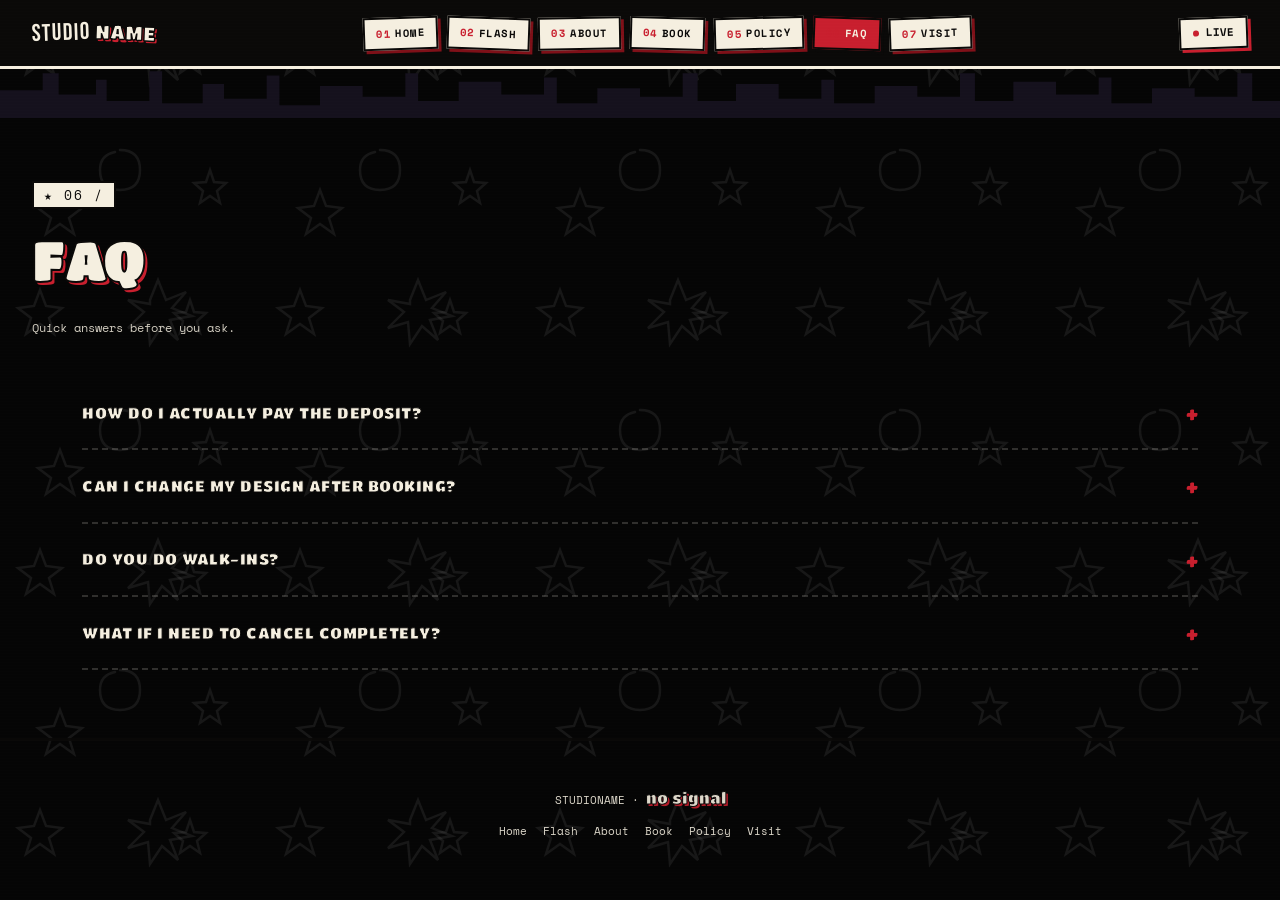
<file: faq.html>
<!DOCTYPE html>
<html lang="en">
<head>
<meta charset="UTF-8">
<meta name="viewport" content="width=device-width, initial-scale=1.0">
<title>FAQ — Studioname</title>
<link rel="preconnect" href="https://fonts.googleapis.com">
<link href="https://fonts.googleapis.com/css2?family=Titan+One&family=Bebas+Neue&family=Space+Mono:wght@400;700&family=Archivo:wght@400;500;600;700&display=swap" rel="stylesheet">
<style>
:root{
  --bg:#050505;
  --accent-warm:#e0631f;
  --ink:#0a0908;
  --paper:#f5efe0;
  --blood:#c81f2e;
  --blood-deep:#7e1018;
  --ink-soft:#5a4632;
  --ink-mid:#8a7458;
  --line:rgba(245,239,224,0.18);
  --font-comic:'Titan One', cursive;
  --font-display:'Bebas Neue', sans-serif;
  --font-mono:'Space Mono', monospace;
  --font-body:'Archivo', sans-serif;
}
*{box-sizing:border-box; margin:0; padding:0;}
body{
  background-color:var(--bg);
  background-image:url("data:image/svg+xml,%3Csvg xmlns='http://www.w3.org/2000/svg' width='260' height='260' viewBox='0 0 260 260'%3E%3Cg fill='none' stroke='%23ffffff' stroke-width='2.4' stroke-linecap='round' stroke-opacity='0.07'%3E%3Cpath d='M40 30 L46 46 L62 48 L49 58 L54 74 L40 64 L26 74 L31 58 L18 48 L34 46 Z'/%3E%3Cpath d='M190 40 L194 52 L206 53 L197 61 L200 73 L190 66 L180 73 L183 61 L174 53 L186 52 Z'/%3E%3Cpath d='M120 150 Q140 150 140 170 Q140 190 120 190 Q100 190 100 170 Q100 155 115 152'/%3E%3Cpath d='M60 190 L66 206 L82 208 L69 218 L74 234 L60 224 L46 234 L51 218 L38 208 L54 206 Z'/%3E%3Cpath d='M210 170 L214 182 L226 183 L217 191 L220 203 L210 196 L200 203 L203 191 L194 183 L206 182 Z'/%3E%3Cpath d='M150 40 L158 20 L166 40 L186 32 L172 48 L192 56 L170 60 L178 80 L162 66 L150 84 L148 62 L128 68 L144 52 L128 40 L150 44 Z'/%3E%3C/g%3E%3C/svg%3E");
  background-repeat:repeat;
  background-attachment:fixed;
  color:var(--paper);
  font-family:var(--font-body);
  font-weight:400;
  line-height:1.6;
}
a{color:inherit; text-decoration:none;}
.wrap{max-width:1180px; margin:0 auto; padding:0 32px;}
::selection{background:var(--blood); color:var(--paper);}
img{max-width:100%; display:block;}

.scanlines{
  position:fixed; inset:0; pointer-events:none; z-index:999;
  background:repeating-linear-gradient(0deg, rgba(255,255,255,0.02) 0px, rgba(255,255,255,0.02) 1px, transparent 1px, transparent 3px);
  mix-blend-mode:overlay;
}
/* doodle pattern now lives on body background directly (see above) so it sits
   truly behind every card/div instead of overlaying them — this element is
   kept in the markup for backward compatibility but does nothing visually. */
.grain{display:none;}

/* ---------- chaos strip divider ---------- */
.tartan{
  height:16px;
  background-image:
    linear-gradient(135deg, var(--ink) 25%, transparent 25%),
    linear-gradient(225deg, var(--ink) 25%, transparent 25%),
    linear-gradient(45deg, var(--ink) 25%, transparent 25%),
    linear-gradient(315deg, var(--ink) 25%, transparent 25%);
  background-position:8px 0, 8px 0, 0 0, 0 0;
  background-size:16px 16px;
  background-repeat:repeat-x;
  background-color:var(--blood);
}

/* ---------- header + site nav ---------- */
header{
  position:sticky; top:0; z-index:100;
  background:var(--ink);
  border-bottom:3px solid var(--paper);
}
.header-inner{display:flex; align-items:center; justify-content:space-between; padding:14px 32px; gap:16px; flex-wrap:wrap;}
.logo{display:flex; align-items:baseline; gap:4px;}
.logo .s1{font-family:var(--font-display); font-size:24px; letter-spacing:1px; color:var(--paper); transform:rotate(-2deg); display:inline-block;}
.logo .s2{
  font-family:var(--font-comic); font-size:20px; color:var(--paper); transform:rotate(2deg); display:inline-block;
  -webkit-text-stroke:1.5px var(--ink); text-shadow:2px 2px 0 var(--blood);
}
.rec{
  display:flex; align-items:center; gap:7px; font-family:var(--font-mono); font-weight:700; font-size:11px;
  color:var(--ink); background:var(--paper); padding:5px 12px; transform:rotate(-2deg);
  border:2px solid var(--ink); box-shadow:3px 3px 0 var(--blood);
}
.rec .dot{width:6px; height:6px; border-radius:50%; background:var(--blood); animation:pulse 1.2s infinite;}
@keyframes pulse{0%,100%{opacity:1;} 50%{opacity:0.15;}}

.site-nav{display:flex; gap:9px; flex-wrap:wrap; font-family:var(--font-mono); font-weight:700; font-size:10.5px;}
.site-nav a{
  color:var(--ink); letter-spacing:0.5px; padding:6px 11px; background:var(--paper);
  border:2px solid var(--ink); box-shadow:3px 3px 0 var(--blood-deep); transition:all 0.1s; display:inline-block;
}
.site-nav a:nth-child(1){transform:rotate(-2deg);}
.site-nav a:nth-child(2){transform:rotate(2deg);}
.site-nav a:nth-child(3){transform:rotate(-1deg);}
.site-nav a:nth-child(4){transform:rotate(1.5deg);}
.site-nav a:nth-child(5){transform:rotate(-1.5deg);}
.site-nav a:nth-child(6){transform:rotate(2deg);}
.site-nav a:nth-child(7){transform:rotate(-2deg);}
.site-nav a:nth-child(8){transform:rotate(1deg);}
.site-nav a .num{color:var(--blood); font-weight:700; margin-right:4px;}
.site-nav a:hover{transform:translate(-2px,-2px) rotate(0deg); box-shadow:5px 5px 0 var(--blood);}
.site-nav a.active{background:var(--blood); color:var(--paper); box-shadow:3px 3px 0 var(--ink);}

/* ---------- hero / crt ---------- */
.hero{padding:56px 32px 76px; text-align:center; position:relative;}
.hero-eyebrow{
  font-family:var(--font-mono); font-size:11px; color:var(--paper);
  letter-spacing:3px; margin-bottom:20px; text-transform:uppercase; opacity:0.85;
}
.crt{
  position:relative; max-width:640px; margin:0 auto;
  background:var(--ink); border:8px solid var(--paper); padding:14px;
  box-shadow: 8px 8px 0 var(--blood);
}
.crt::before, .crt::after{
  content:''; position:absolute; width:50px; height:50px; z-index:20;
  background-repeat:no-repeat; background-size:contain;
}
.crt::before{
  top:-22px; left:-22px; transform:rotate(-15deg);
  background-image:url("data:image/svg+xml,%3Csvg xmlns='http://www.w3.org/2000/svg' viewBox='0 0 100 100'%3E%3Ccircle cx='50' cy='50' r='44' fill='%23f5efe0' stroke='%230a0908' stroke-width='4'/%3E%3Ccircle cx='36' cy='42' r='7' fill='%230a0908'/%3E%3Ccircle cx='64' cy='42' r='7' fill='%230a0908'/%3E%3Cpath d='M25 62 L32 70 L39 62 L46 70 L53 62 L60 70 L67 62 L74 70' fill='none' stroke='%230a0908' stroke-width='4' stroke-linecap='round' stroke-linejoin='round'/%3E%3C/svg%3E");
}
.crt::after{
  bottom:-20px; right:-20px; transform:rotate(12deg);
  background-image:url("data:image/svg+xml,%3Csvg xmlns='http://www.w3.org/2000/svg' viewBox='0 0 100 100'%3E%3Cpolygon points='50,4 61,38 97,38 68,59 79,94 50,73 21,94 32,59 3,38 39,38' fill='%23f5efe0' stroke='%230a0908' stroke-width='4'/%3E%3C/svg%3E");
}
.crt-screen{
  position:relative; overflow:hidden; aspect-ratio:4/3;
  background:#050505; display:flex; align-items:center; justify-content:center; flex-direction:column;
  animation:boot-flicker 1s ease-out;
}
.crt-screen::before{
  content:''; position:absolute; inset:0; z-index:3; pointer-events:none;
  background:repeating-linear-gradient(0deg, rgba(200,31,46,0.07) 0px, rgba(200,31,46,0.07) 1px, transparent 1px, transparent 3px);
}
#static-video, #static-canvas{
  position:absolute; inset:0; width:100%; height:100%; object-fit:cover; z-index:1;
  opacity:1; transition:opacity 0.8s ease;
}
#static-video.settled, #static-canvas.settled{opacity:0.6;}
#static-canvas{display:none;}
.buffering{
  position:absolute; inset:0; z-index:6; display:flex; align-items:center; justify-content:center;
  background:#050505; transition:opacity 0.5s ease;
}
.buffering.hidden{opacity:0; pointer-events:none;}
.buffer-dots{font-family:var(--font-mono); font-size:12px; color:var(--blood); letter-spacing:2px;}
.buffer-dots span{animation:blink 1s infinite;}
.buffer-dots span:nth-child(2){animation-delay:0.2s;}
.buffer-dots span:nth-child(3){animation-delay:0.4s;}
@keyframes blink{0%,100%{opacity:0.15;} 50%{opacity:1;}}
@keyframes boot-flicker{
  0%{filter:brightness(3) contrast(1.4); transform:scaleY(0.02);}
  5%{filter:brightness(0.2); transform:scaleY(1);}
  10%{filter:brightness(2);}
  15%{filter:brightness(0.5);}
  100%{filter:brightness(1) contrast(1); transform:scaleY(1);}
}
.crt-content{
  position:relative; z-index:2; display:flex; flex-direction:column; align-items:center; width:100%;
  opacity:0; transition:opacity 0.6s ease;
}
.crt-content.visible{opacity:1;}
.crt-headline{padding:0 16px; text-align:center; display:flex; flex-wrap:wrap; justify-content:center; gap:8px 10px;}
.rn{display:inline-block; font-family:var(--font-comic); font-size:clamp(20px,5vw,32px); letter-spacing:0.5px; padding:2px 8px; line-height:1.15; -webkit-text-stroke:1.5px var(--ink);}
.rn.r1{color:var(--paper); transform:rotate(-4deg); text-shadow:2px 2px 0 var(--blood);}
.rn.r2{color:var(--blood); transform:rotate(3deg); text-shadow:2px 2px 0 var(--ink);}
.rn.r3{color:var(--paper); transform:rotate(2deg); text-shadow:2px 2px 0 var(--blood);}
.rn.r4{color:var(--accent-warm); transform:rotate(-2deg); text-shadow:2px 2px 0 var(--ink);}
.crt-sub{
  font-family:var(--font-mono); font-size:11px; color:var(--paper);
  margin-top:16px; letter-spacing:1px; text-align:center; text-transform:uppercase; opacity:0.75;
}
.channel-readout{
  position:absolute; top:14px; right:16px; z-index:5;
  font-family:var(--font-mono); font-size:10px; color:var(--paper);
  background:var(--blood); padding:3px 9px; letter-spacing:1px;
}
.tv-power{
  position:absolute; top:14px; left:16px; z-index:5;
  font-family:var(--font-mono); font-size:10px; color:var(--paper);
  display:flex; align-items:center; gap:6px; background:rgba(0,0,0,0.6); padding:3px 9px;
}
.tv-power .led{width:6px; height:6px; border-radius:50%; background:var(--blood); animation:pulse 1.2s infinite;}
.tv-nav{display:flex; flex-wrap:wrap; justify-content:center; gap:10px; margin-top:26px; padding:0 16px;}
.tv-nav a{
  font-family:var(--font-mono); font-weight:700; font-size:11px; letter-spacing:0.5px;
  background:var(--paper); color:var(--ink); border:2px solid var(--ink);
  padding:7px 12px; box-shadow:3px 3px 0 var(--blood); transition:all 0.1s;
}
.tv-nav a:nth-child(odd){transform:rotate(-2deg);}
.tv-nav a:nth-child(even){transform:rotate(2deg);}
.tv-nav a:hover{transform:translate(-2px,-2px) rotate(0deg); box-shadow:5px 5px 0 var(--blood);}
.tv-nav a .num{color:var(--blood); margin-right:5px;}
.hero-cta{margin-top:30px; display:flex; gap:16px; justify-content:center; flex-wrap:wrap;}

/* ---------- buttons ---------- */
.btn{
  font-family:var(--font-mono); font-weight:700; font-size:12px; letter-spacing:1px;
  padding:13px 26px; border:2px solid var(--ink); color:var(--ink);
  transition:all 0.1s; cursor:pointer; background:var(--paper); display:inline-block; text-transform:uppercase;
  box-shadow:4px 4px 0 var(--ink);
}
.btn:hover{transform:translate(-2px,-2px); box-shadow:6px 6px 0 var(--ink);}
.btn:active{transform:translate(2px,2px); box-shadow:1px 1px 0 var(--ink);}
.btn.solid{background:var(--blood); border-color:var(--ink); color:var(--paper); box-shadow:4px 4px 0 var(--ink);}
.btn.solid:hover{box-shadow:6px 6px 0 var(--ink);}

/* ---------- page header ---------- */
.page-head{padding:56px 32px 40px;}
.page-head .chan{font-family:var(--font-mono); color:var(--ink); background:var(--paper); padding:2px 10px; font-size:13px; letter-spacing:2px; border:2px solid var(--ink);}
.page-head .chan::before{content:'\2605  ';}
.page-head h1{
  font-family:var(--font-comic); font-size:clamp(32px,6vw,54px);
  letter-spacing:0.5px; margin-top:10px; text-transform:uppercase; color:var(--paper);
  -webkit-text-stroke:2px var(--ink); text-shadow:3px 3px 0 var(--blood);
}
.page-head .sub{font-family:var(--font-mono); font-size:12px; color:var(--paper); margin-top:14px; max-width:560px; opacity:0.85;}

/* ---------- section shell ---------- */
section{padding:68px 32px; border-top:3px solid var(--ink);}
.section-head{display:flex; align-items:baseline; gap:14px; margin-bottom:40px;}
.section-head .chan{font-family:var(--font-mono); color:var(--ink); background:var(--paper); padding:2px 10px; font-size:13px; letter-spacing:2px; border:2px solid var(--ink);}
.section-head .chan::before{content:'\2605  ';}
.section-head h2{
  font-family:var(--font-comic); font-size:clamp(22px,4vw,36px); letter-spacing:0.5px; text-transform:uppercase;
  color:var(--paper); -webkit-text-stroke:1.5px var(--ink); text-shadow:2px 2px 0 var(--blood);
}
.section-note{font-family:var(--font-mono); font-size:12px; color:var(--paper); margin-top:8px; max-width:520px; opacity:0.8;}

/* ---------- portfolio grid — taped polaroids ---------- */
.portfolio-grid{display:grid; grid-template-columns:repeat(auto-fit,minmax(210px,1fr)); gap:28px; padding:6px;}
.p-tile{
  background:var(--paper); position:relative; padding:14px 14px 34px; border:3px solid var(--ink);
  box-shadow:5px 5px 0 var(--ink); transition:transform 0.2s;
}
.portfolio-grid .p-tile:nth-child(6n+1){transform:rotate(-2.5deg);}
.portfolio-grid .p-tile:nth-child(6n+2){transform:rotate(1.5deg);}
.portfolio-grid .p-tile:nth-child(6n+3){transform:rotate(-1deg);}
.portfolio-grid .p-tile:nth-child(6n+4){transform:rotate(2.5deg);}
.portfolio-grid .p-tile:nth-child(6n+5){transform:rotate(-2deg);}
.portfolio-grid .p-tile:nth-child(6n+6){transform:rotate(1deg);}
.p-tile:hover{transform:rotate(0deg) scale(1.04) !important; z-index:5; box-shadow:8px 8px 0 var(--blood);}
.p-tile::before{
  content:''; position:absolute; top:-10px; left:50%; transform:translateX(-50%) rotate(-3deg);
  width:46px; height:16px; background:rgba(200,31,46,0.35); border:1px solid rgba(10,9,8,0.25);
}
.p-tile svg{width:70%; height:70%; margin:0 auto; stroke:var(--ink); opacity:0.9; display:block;}
.p-tag{position:absolute; bottom:10px; left:0; right:0; text-align:center; font-family:var(--font-mono); font-size:10px; color:var(--ink); letter-spacing:0.5px;}

/* ---------- instagram embed ---------- */
.ig-block{
  background:var(--paper); border:3px solid var(--ink); color:var(--ink);
  padding:32px; display:flex; align-items:center; justify-content:space-between; gap:24px; flex-wrap:wrap;
  box-shadow:5px 5px 0 var(--ink);
}
.ig-block .ig-text p{font-family:var(--font-mono); font-size:12px; color:var(--ink-soft); margin-top:6px; max-width:420px;}

/* ---------- booking ---------- */
.booking-grid{display:grid; grid-template-columns:1fr 1fr; gap:56px;}
@media (max-width:860px){.booking-grid{grid-template-columns:1fr;}}
.cal{background:var(--paper); color:var(--ink); border:3px solid var(--ink); padding:24px; box-shadow:5px 5px 0 var(--ink);}
.cal-head{display:flex; justify-content:space-between; align-items:center; margin-bottom:18px; font-family:var(--font-comic); font-size:16px; letter-spacing:0.5px;}
.cal-grid{display:grid; grid-template-columns:repeat(7,1fr); gap:6px; text-align:center;}
.cal-grid .dow{font-family:var(--font-mono); font-size:10px; color:var(--ink-mid); padding-bottom:6px;}
.cal-day{aspect-ratio:1; display:flex; align-items:center; justify-content:center; font-family:var(--font-mono); font-size:12px; color:#c9bfa8;}
.cal-day.open{background:rgba(200,31,46,0.14); color:var(--blood); cursor:pointer; border:1px solid rgba(200,31,46,0.4);}
.cal-day.open:hover{background:var(--blood); color:var(--paper);}
.cal-day.taken{color:var(--ink-mid); opacity:0.5; text-decoration:line-through;}
.cal-legend{display:flex; gap:18px; margin-top:16px; font-family:var(--font-mono); font-size:10px; color:var(--ink-soft);}
.cal-legend span{display:inline-flex; align-items:center; gap:6px;}
.dot-sw{width:8px; height:8px; display:inline-block;}

.form{display:flex; flex-direction:column; gap:16px;}
.form-row{display:grid; grid-template-columns:1fr 1fr; gap:14px;}
@media (max-width:560px){.form-row{grid-template-columns:1fr;}}
.form-group h4{
  font-family:var(--font-comic); font-size:15px; color:var(--paper); -webkit-text-stroke:1px var(--ink);
  text-shadow:2px 2px 0 var(--blood); text-transform:uppercase; letter-spacing:0.5px; margin-bottom:4px;
}
.form label{font-family:var(--font-mono); font-size:11px; color:var(--paper); letter-spacing:1px; text-transform:uppercase; display:block; margin-bottom:4px;}
.req{color:var(--blood); -webkit-text-stroke:0;}
.hint{font-family:var(--font-mono); font-size:10px; color:var(--paper); opacity:0.6; margin-top:4px; line-height:1.5;}
.photo-callout{
  background:var(--paper); color:var(--ink); border:2px dashed var(--blood); padding:12px 14px;
  font-family:var(--font-mono); font-size:12px; display:flex; align-items:center; gap:10px;
}
.photo-callout .req{margin-left:auto; flex-shrink:0;}
.form input, .form select, .form textarea{
  background:var(--paper); border:2px solid var(--ink); color:var(--ink);
  padding:12px 13px; font-family:var(--font-body); font-size:14px; width:100%;
}
.form textarea{min-height:90px; resize:vertical;}
.placement-readout{background:var(--paper); color:var(--blood); border:2px dashed var(--blood); padding:10px 13px; font-family:var(--font-mono); font-size:12px; display:flex; justify-content:space-between; align-items:center; gap:10px; flex-wrap:wrap;}
.flow-note{font-family:var(--font-mono); font-size:11px; color:var(--paper); border-left:4px solid var(--blood); padding-left:12px; margin-top:6px; opacity:0.85;}

/* ---------- placement ---------- */
.placement-wrap{display:grid; grid-template-columns:280px 1fr; gap:48px; align-items:start;}
@media (max-width:760px){.placement-wrap{grid-template-columns:1fr;}}
.body-svg{background:var(--paper); border:3px solid var(--ink); padding:20px; box-shadow:5px 5px 0 var(--ink);}
.body-svg svg{width:100%; height:auto;}
.body-region{fill:transparent; stroke:var(--ink-mid); stroke-width:1; cursor:pointer; transition:fill 0.15s;}
.body-region:hover, .body-region.active{fill:rgba(200,31,46,0.22); stroke:var(--blood);}
.placement-info h3{font-family:var(--font-comic); font-size:22px; letter-spacing:0.5px; margin-bottom:10px; text-transform:uppercase; color:var(--paper); -webkit-text-stroke:1px var(--ink);}
.placement-list{font-family:var(--font-mono); font-size:11px; color:var(--paper); line-height:2; opacity:0.85;}

/* ---------- about ---------- */
.about-grid{display:grid; grid-template-columns:280px 1fr; gap:48px; align-items:start;}
@media (max-width:760px){.about-grid{grid-template-columns:1fr;}}
.about-photo{background:var(--paper); border:3px solid var(--ink); aspect-ratio:3/4; display:flex; align-items:center; justify-content:center; font-family:var(--font-mono); font-size:11px; color:var(--ink); text-align:center; padding:20px; transform:rotate(-2deg); box-shadow:6px 6px 0 var(--blood);}
.about-copy p{margin-bottom:16px; font-size:15px;}
.about-facts{margin-top:24px; display:flex; flex-direction:column; gap:8px;}
.about-facts .row{display:flex; justify-content:space-between; font-family:var(--font-mono); font-size:11px; border-bottom:1px dashed var(--line); padding:8px 0; max-width:420px;}
.about-facts .row span:first-child{color:var(--paper); opacity:0.7; text-transform:uppercase;}

/* ---------- policy ---------- */
.policy-grid{display:grid; grid-template-columns:repeat(auto-fit,minmax(260px,1fr)); gap:18px;}
.policy-card{background:var(--paper); color:var(--ink); padding:26px; border:3px solid var(--ink); border-left:6px solid var(--blood); box-shadow:5px 5px 0 var(--ink);}
.policy-card .k{font-family:var(--font-comic); font-size:16px; color:var(--blood); letter-spacing:0.5px; margin-bottom:8px; text-transform:uppercase;}
.policy-card p{font-size:13.5px; color:var(--ink-soft);}
.payment-row{display:flex; gap:12px; flex-wrap:wrap; margin-top:22px;}
.pay-pill{font-family:var(--font-mono); font-size:11px; padding:8px 14px; border:2px solid var(--ink); color:var(--paper); background:transparent;}
.pay-pill.primary{border-color:var(--ink); color:var(--ink); background:var(--paper); box-shadow:3px 3px 0 var(--blood);}

/* ---------- faq ---------- */
.faq-item{border-bottom:2px dashed var(--line); padding:18px 0;}
.faq-q{display:flex; justify-content:space-between; align-items:center; cursor:pointer; font-family:var(--font-comic); font-size:16px; letter-spacing:0.5px; text-transform:uppercase; color:var(--paper); -webkit-text-stroke:1px var(--ink);}
.faq-q .plus{color:var(--blood); font-size:22px; -webkit-text-stroke:0;}
.faq-a{max-height:0; overflow:hidden; transition:max-height 0.25s ease; font-size:14px; color:var(--paper); opacity:0.85;}
.faq-item.open .faq-a{max-height:200px; margin-top:12px;}
.faq-item.open .plus{transform:rotate(45deg);}

/* ---------- visit ---------- */
.loc-grid{display:grid; grid-template-columns:1fr 1fr; gap:40px;}
@media (max-width:760px){.loc-grid{grid-template-columns:1fr;}}
.hours-row{display:flex; justify-content:space-between; font-family:var(--font-mono); font-size:12px; padding:8px 0; border-bottom:1px dashed var(--line); color:var(--paper);}
.walkin{color:var(--blood); font-weight:700; -webkit-text-stroke:0;}

/* ---------- flash ---------- */
.flash-grid{display:grid; grid-template-columns:repeat(auto-fit,minmax(220px,1fr)); gap:26px; padding:6px;}
.flash-tile{background:var(--paper); position:relative; display:flex; flex-direction:column; border:3px solid var(--ink); box-shadow:5px 5px 0 var(--ink); transition:transform 0.2s;}
.flash-grid .flash-tile:nth-child(4n+1){transform:rotate(-2deg);}
.flash-grid .flash-tile:nth-child(4n+2){transform:rotate(1.5deg);}
.flash-grid .flash-tile:nth-child(4n+3){transform:rotate(-1.5deg);}
.flash-grid .flash-tile:nth-child(4n+4){transform:rotate(2deg);}
.flash-tile:not(.taken):hover{transform:rotate(0deg) scale(1.04) !important; z-index:5; box-shadow:8px 8px 0 var(--blood);}
.flash-art{aspect-ratio:1; display:flex; align-items:center; justify-content:center; position:relative; overflow:hidden; padding:14px;}
.flash-art svg{width:62%; height:62%; stroke:var(--ink); opacity:0.9;}
.flash-status{
  position:absolute; top:8px; left:8px; font-family:var(--font-mono); font-size:9px; letter-spacing:1px;
  padding:3px 8px; background:var(--blood); color:var(--paper); text-transform:uppercase; transform:rotate(-3deg);
}
.flash-status.taken{background:var(--ink); color:var(--paper); opacity:0.6;}
.flash-meta{padding:10px 14px 14px; display:flex; justify-content:space-between; align-items:center; border-top:1px dashed var(--line);}
.flash-meta .name{font-family:var(--font-mono); font-size:10px; color:var(--ink-soft); letter-spacing:0.5px;}
.flash-meta .price{font-family:var(--font-comic); font-size:16px; color:var(--ink);}
.flash-tile.taken .flash-art svg{opacity:0.3;}
.flash-tile.taken .flash-meta .price{color:var(--ink-mid); text-decoration:line-through;}

footer{padding:44px 32px; text-align:center; font-family:var(--font-mono); font-size:11px; color:var(--paper); border-top:3px solid var(--ink); opacity:0.9;}
footer .sign-off{font-family:var(--font-comic); font-size:16px; color:var(--paper); -webkit-text-stroke:1px var(--ink); text-shadow:2px 2px 0 var(--blood);}
footer .foot-links{margin-top:12px; display:flex; gap:16px; justify-content:center; flex-wrap:wrap;}

</style>
</head>
<body>

<div class="scanlines"></div>
<div class="grain"></div>

<header>
  <div class="header-inner">
    <div class="logo"><span class="s1">STUDIO</span><span class="s2">NAME</span></div>
    <nav class="site-nav">
      <a href="index.html"><span class="num">01</span>HOME</a>
      <a href="flash.html"><span class="num">02</span>FLASH</a>
      <a href="about.html"><span class="num">03</span>ABOUT</a>
      <a href="book.html"><span class="num">04</span>BOOK</a>
      <a href="policy.html"><span class="num">05</span>POLICY</a>
      <a href="faq.html" class="active"><span class="num">06</span>FAQ</a>
      <a href="visit.html"><span class="num">07</span>VISIT</a>
    </nav>
    <div class="rec"><span class="dot"></span>LIVE</div>
  </div>
</header>
<div class="skyline"><svg viewBox="0 0 1200 46" preserveAspectRatio="none"><polygon points="0,46 0,20 40,20 40,4 55,4 55,24 90,24 90,10 100,10 100,30 140,30 140,2 152,2 152,32 190,32 190,14 210,14 210,28 250,28 250,6 262,6 262,34 300,34 300,16 340,16 340,26 380,26 380,4 392,4 392,30 430,30 430,12 470,12 470,24 510,24 510,8 522,8 522,32 560,32 560,18 600,18 600,26 640,26 640,4 654,4 654,30 690,30 690,14 730,14 730,28 770,28 770,10 782,10 782,32 820,32 820,16 860,16 860,26 900,26 900,4 914,4 914,30 950,30 950,12 990,12 990,24 1030,24 1030,8 1042,8 1042,32 1080,32 1080,18 1120,18 1120,26 1160,26 1160,4 1174,4 1174,30 1200,30 1200,46" fill="#15111d"/></svg></div>

<div class="page-head">
  <span class="chan">06 /</span>
  <h1>FAQ</h1>
  <div class="sub">Quick answers before you ask.</div>
</div>

<section style="border-top:none; padding-top:0;">
  <div class="wrap">
    <div class="faq-item">
      <div class="faq-q"><span>How do I actually pay the deposit?</span><span class="plus">+</span></div>
      <div class="faq-a">Once your request is approved, you'll get Venmo/Zelle details directly. Cash works too — just let us know.</div>
    </div>
    <div class="faq-item">
      <div class="faq-q"><span>Can I change my design after booking?</span><span class="plus">+</span></div>
      <div class="faq-a">Small tweaks, yes. Full redesigns may need a new date depending on complexity — just message ahead of time.</div>
    </div>
    <div class="faq-item">
      <div class="faq-q"><span>Do you do walk-ins?</span><span class="plus">+</span></div>
      <div class="faq-a">Limited walk-in slots — see the Visit page for current hours.</div>
    </div>
    <div class="faq-item">
      <div class="faq-q"><span>What if I need to cancel completely?</span><span class="plus">+</span></div>
      <div class="faq-a">You can cancel any time, but deposits are non-refundable — that includes cancellations, not just no-shows.</div>
    </div>
  </div>
</section>

<footer>
  <div>STUDIONAME · <span class="sign-off">no signal</span></div>
  <div class="foot-links">
    <a href="index.html">Home</a><a href="flash.html">Flash</a><a href="about.html">About</a><a href="book.html">Book</a><a href="policy.html">Policy</a><a href="visit.html">Visit</a>
  </div>
</footer>

<script>
// ================================================================
// GOOGLE FORM SETUP — replace these before going live
// ================================================================
// 1. Create a Google Form with these questions (short answer unless noted):
//      Name · Pronouns · Age or birth date · Instagram · Phone ·
//      Date requested · Description (paragraph) · Idea/theme (paragraph) ·
//      Size · Black or color ink? · Placement ·
//      Reference photos (file upload, required) · Placement reference (file upload, optional)
//    Note: file-upload questions can't be pre-filled by URL — that's why
//    they're not in FORM_FIELDS below. The person attaches those directly
//    on the Google Form page.
// 2. Click the 3-dot menu -> "Get pre-filled link", fill in dummy
//    text in each field, click "Get link", then copy it.
// 3. That copied URL looks like:
//      https://docs.google.com/forms/d/e/XXXX/viewform?usp=pp_url&entry.111=a...
//    Paste the base part (before the ?) into FORM_BASE below, and
//    match each entry.NNN number to the right field below.
// 4. In the Form itself: Settings -> Responses -> turn on
//    "Get email notifications for new responses".
// ================================================================
const FORM_BASE = "https://docs.google.com/forms/d/e/REPLACE_WITH_YOUR_FORM_ID/viewform";
const FORM_FIELDS = {
  name:        "entry.111111111",
  pronouns:    "entry.111111112",
  age:         "entry.111111113",
  instagram:   "entry.111111114",
  phone:       "entry.111111115",
  date:        "entry.333333333",
  description: "entry.333333334",
  idea:        "entry.555555555",
  size:        "entry.555555556",
  ink:         "entry.555555557",
  placement:   "entry.444444444"
};

function goToBookingForm(){
  const params = new URLSearchParams();
  const get = id => { const el = document.getElementById(id); return el ? el.value : ''; };
  const placement = localStorage.getItem('selectedPlacement') || '';
  const date = localStorage.getItem('selectedDate') || '';

  params.set(FORM_FIELDS.name, get('f-name'));
  params.set(FORM_FIELDS.pronouns, get('f-pronouns'));
  params.set(FORM_FIELDS.age, get('f-age'));
  params.set(FORM_FIELDS.instagram, get('f-instagram'));
  params.set(FORM_FIELDS.phone, get('f-phone'));
  params.set(FORM_FIELDS.date, date);
  params.set(FORM_FIELDS.description, get('f-description'));
  params.set(FORM_FIELDS.idea, get('f-idea'));
  params.set(FORM_FIELDS.size, get('f-size'));
  params.set(FORM_FIELDS.ink, get('f-ink'));
  params.set(FORM_FIELDS.placement, placement);

  window.open(FORM_BASE + "?usp=pp_url&" + params.toString(), "_blank");
}

// ---------- CRT boot / buffering (home page hero only) ----------
function initCRT(){
  const video = document.getElementById('static-video');
  const canvas = document.getElementById('static-canvas');
  const buffering = document.getElementById('buffering-overlay');
  const content = document.getElementById('crt-content');
  if(!video || !canvas) return;

  let settled = false;
  let usingVideo = true;
  const ctx = canvas.getContext('2d');

  function sizeCanvas(){
    canvas.width = canvas.offsetWidth;
    canvas.height = canvas.offsetHeight;
  }
  function drawStatic(){
    const w = canvas.width, h = canvas.height;
    if(!w || !h) return;
    const redFlicker = Math.random() < 0.06;
    const imgData = ctx.createImageData(w, h);
    for (let i = 0; i < imgData.data.length; i += 4) {
      const v = Math.random() * 255;
      imgData.data[i] = redFlicker ? Math.min(255, v + 60) : v;
      imgData.data[i+1] = v * 0.9;
      imgData.data[i+2] = v * 0.9;
      imgData.data[i+3] = 255;
    }
    ctx.putImageData(imgData, 0, 0);
  }

  let canvasRunning = false;
  let frame;
  function startCanvasStatic(){
    if(canvasRunning) return;
    canvasRunning = true;
    sizeCanvas();
    window.addEventListener('resize', sizeCanvas);
    (function loop(){
      if(!canvasRunning) return;
      drawStatic();
      frame = requestAnimationFrame(loop);
    })();
  }

  function settle(){
    if(settled) return;
    settled = true;
    clearTimeout(fallbackTimer);
    buffering.classList.add('hidden');
    content.classList.add('visible');
    if(usingVideo){ video.classList.add('settled'); }
    else{ canvas.classList.add('settled'); }
  }

  function fallbackToCanvas(){
    if(!usingVideo) return;
    usingVideo = false;
    video.style.display = 'none';
    canvas.style.display = 'block';
    startCanvasStatic();
    settle();
  }

  // If no <source> was ever pointed at a real file, jump straight to fallback
  const hasSource = video.querySelector('source') && video.querySelector('source').getAttribute('src') && !video.querySelector('source').getAttribute('src').includes('REPLACE');
  const fallbackTimer = setTimeout(fallbackToCanvas, hasSource ? 2500 : 400);

  video.addEventListener('canplaythrough', settle, { once:true });
  video.addEventListener('error', fallbackToCanvas);
  video.play().catch(fallbackToCanvas);
}

// ---------- FAQ accordion ----------
function initFAQ(){
  document.querySelectorAll('.faq-item').forEach(item => {
    const q = item.querySelector('.faq-q');
    if(!q) return;
    q.addEventListener('click', () => item.classList.toggle('open'));
  });
}

// ---------- Body placement selector (placement.html) ----------
function initPlacement(){
  const regionOut = document.getElementById('region-out');
  const confirmBox = document.getElementById('placement-confirm');
  document.querySelectorAll('.body-region').forEach(region => {
    region.addEventListener('click', () => {
      document.querySelectorAll('.body-region').forEach(r => r.classList.remove('active'));
      region.classList.add('active');
      const name = region.getAttribute('data-name');
      if(regionOut) regionOut.textContent = name;
      localStorage.setItem('selectedPlacement', name);
      if(confirmBox){
        confirmBox.style.display = 'flex';
        confirmBox.querySelector('em').textContent = name;
      }
    });
  });
}

// ---------- Flash piece selection (flash.html) ----------
function initFlash(){
  document.querySelectorAll('.flash-tile:not(.taken)').forEach(tile => {
    tile.style.cursor = 'pointer';
    tile.addEventListener('click', () => {
      const name = tile.getAttribute('data-name');
      const price = tile.getAttribute('data-price');
      localStorage.setItem('selectedFlash', `${name} (${price})`);
      document.querySelectorAll('.flash-tile').forEach(t => t.style.outline = 'none');
      tile.style.outline = '2px solid var(--blood)';
      if(confirm(`Save "${name}" and head to Book now?`)){
        window.location.href = 'book.html';
      }
    });
  });
}

// ---------- Booking form placement readout (book.html) ----------
function initBookingPlacementReadout(){
  const el = document.getElementById('f-placement-display');
  if(el){
    const saved = localStorage.getItem('selectedPlacement');
    el.textContent = saved ? saved : '— none yet, tap the map above —';
  }
  const dateEl = document.getElementById('f-date-display');
  if(dateEl){
    const savedDate = localStorage.getItem('selectedDate');
    dateEl.textContent = savedDate ? savedDate : '— pick a date above —';
  }
  const flash = localStorage.getItem('selectedFlash');
  const ideaEl = document.getElementById('f-idea');
  if(flash && ideaEl && !ideaEl.value){
    ideaEl.value = `Flash piece: ${flash}`;
  }
}

// ---------- Calendar day picker ----------
function initCalendar(){
  document.querySelectorAll('.cal-day.open').forEach(day => {
    day.addEventListener('click', () => {
      document.querySelectorAll('.cal-day.open').forEach(d => d.style.outline = 'none');
      day.style.outline = '2px solid var(--blood)';
      const label = 'July ' + day.textContent + ', 2026';
      localStorage.setItem('selectedDate', label);
      const dateEl = document.getElementById('f-date-display');
      if(dateEl) dateEl.textContent = label;
    });
  });
}

document.addEventListener('DOMContentLoaded', () => {
  initCRT();
  initFAQ();
  initPlacement();
  initBookingPlacementReadout();
  initCalendar();
  initFlash();
});

</script>
</body>
</html>
</file>
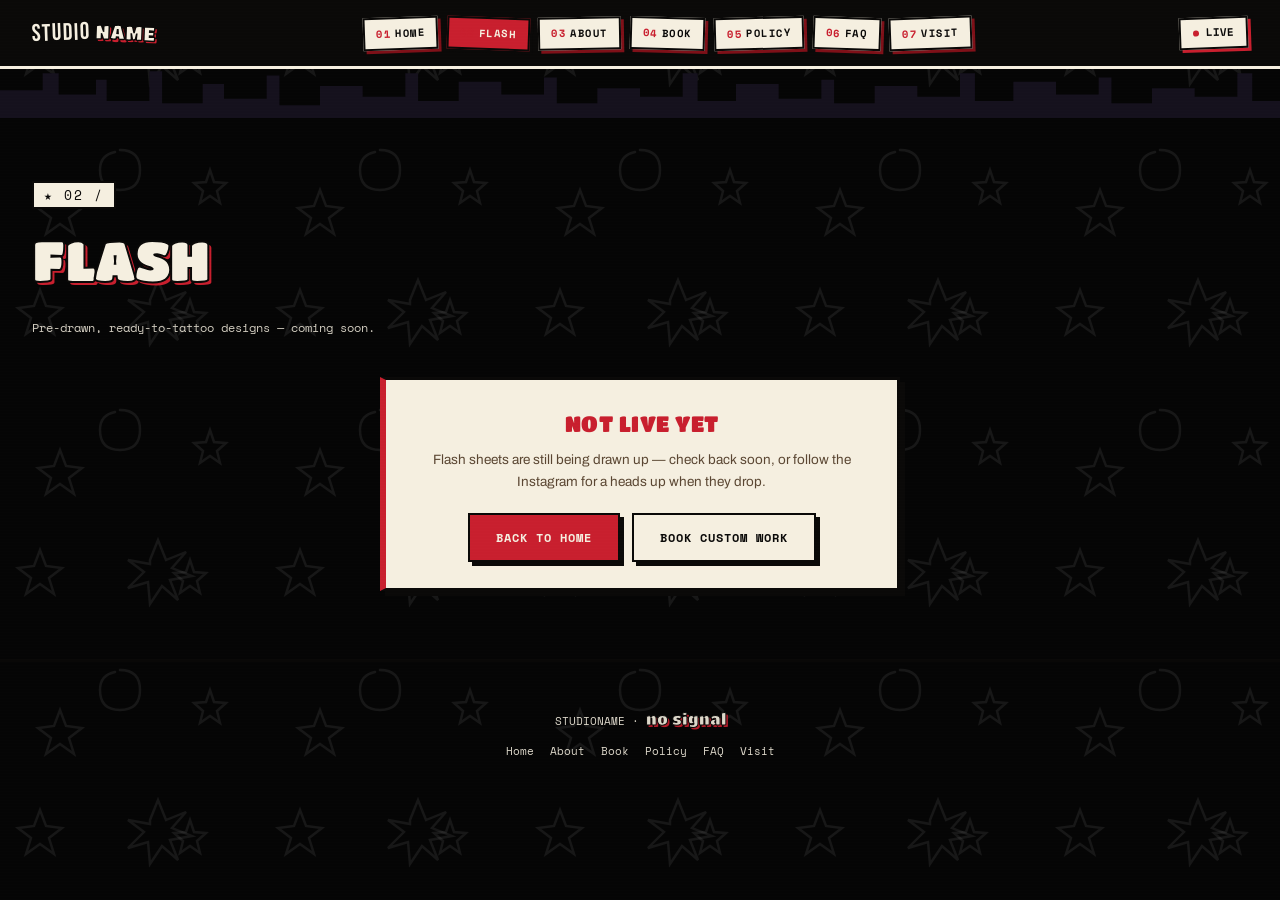
<file: flash.html>
<!DOCTYPE html>
<html lang="en">
<head>
<meta charset="UTF-8">
<meta name="viewport" content="width=device-width, initial-scale=1.0">
<title>Flash — Studioname</title>
<link rel="preconnect" href="https://fonts.googleapis.com">
<link href="https://fonts.googleapis.com/css2?family=Titan+One&family=Bebas+Neue&family=Space+Mono:wght@400;700&family=Archivo:wght@400;500;600;700&display=swap" rel="stylesheet">
<style>
:root{
  --bg:#050505;
  --accent-warm:#e0631f;
  --ink:#0a0908;
  --paper:#f5efe0;
  --blood:#c81f2e;
  --blood-deep:#7e1018;
  --ink-soft:#5a4632;
  --ink-mid:#8a7458;
  --line:rgba(245,239,224,0.18);
  --font-comic:'Titan One', cursive;
  --font-display:'Bebas Neue', sans-serif;
  --font-mono:'Space Mono', monospace;
  --font-body:'Archivo', sans-serif;
}
*{box-sizing:border-box; margin:0; padding:0;}
body{
  background-color:var(--bg);
  background-image:url("data:image/svg+xml,%3Csvg xmlns='http://www.w3.org/2000/svg' width='260' height='260' viewBox='0 0 260 260'%3E%3Cg fill='none' stroke='%23ffffff' stroke-width='2.4' stroke-linecap='round' stroke-opacity='0.07'%3E%3Cpath d='M40 30 L46 46 L62 48 L49 58 L54 74 L40 64 L26 74 L31 58 L18 48 L34 46 Z'/%3E%3Cpath d='M190 40 L194 52 L206 53 L197 61 L200 73 L190 66 L180 73 L183 61 L174 53 L186 52 Z'/%3E%3Cpath d='M120 150 Q140 150 140 170 Q140 190 120 190 Q100 190 100 170 Q100 155 115 152'/%3E%3Cpath d='M60 190 L66 206 L82 208 L69 218 L74 234 L60 224 L46 234 L51 218 L38 208 L54 206 Z'/%3E%3Cpath d='M210 170 L214 182 L226 183 L217 191 L220 203 L210 196 L200 203 L203 191 L194 183 L206 182 Z'/%3E%3Cpath d='M150 40 L158 20 L166 40 L186 32 L172 48 L192 56 L170 60 L178 80 L162 66 L150 84 L148 62 L128 68 L144 52 L128 40 L150 44 Z'/%3E%3C/g%3E%3C/svg%3E");
  background-repeat:repeat;
  background-attachment:fixed;
  color:var(--paper);
  font-family:var(--font-body);
  font-weight:400;
  line-height:1.6;
}
a{color:inherit; text-decoration:none;}
.wrap{max-width:1180px; margin:0 auto; padding:0 32px;}
::selection{background:var(--blood); color:var(--paper);}
img{max-width:100%; display:block;}

.scanlines{
  position:fixed; inset:0; pointer-events:none; z-index:999;
  background:repeating-linear-gradient(0deg, rgba(255,255,255,0.02) 0px, rgba(255,255,255,0.02) 1px, transparent 1px, transparent 3px);
  mix-blend-mode:overlay;
}
/* doodle pattern now lives on body background directly (see above) so it sits
   truly behind every card/div instead of overlaying them — this element is
   kept in the markup for backward compatibility but does nothing visually. */
.grain{display:none;}

/* ---------- chaos strip divider ---------- */
.tartan{
  height:16px;
  background-image:
    linear-gradient(135deg, var(--ink) 25%, transparent 25%),
    linear-gradient(225deg, var(--ink) 25%, transparent 25%),
    linear-gradient(45deg, var(--ink) 25%, transparent 25%),
    linear-gradient(315deg, var(--ink) 25%, transparent 25%);
  background-position:8px 0, 8px 0, 0 0, 0 0;
  background-size:16px 16px;
  background-repeat:repeat-x;
  background-color:var(--blood);
}

/* ---------- header + site nav ---------- */
header{
  position:sticky; top:0; z-index:100;
  background:var(--ink);
  border-bottom:3px solid var(--paper);
}
.header-inner{display:flex; align-items:center; justify-content:space-between; padding:14px 32px; gap:16px; flex-wrap:wrap;}
.logo{display:flex; align-items:baseline; gap:4px;}
.logo .s1{font-family:var(--font-display); font-size:24px; letter-spacing:1px; color:var(--paper); transform:rotate(-2deg); display:inline-block;}
.logo .s2{
  font-family:var(--font-comic); font-size:20px; color:var(--paper); transform:rotate(2deg); display:inline-block;
  -webkit-text-stroke:1.5px var(--ink); text-shadow:2px 2px 0 var(--blood);
}
.rec{
  display:flex; align-items:center; gap:7px; font-family:var(--font-mono); font-weight:700; font-size:11px;
  color:var(--ink); background:var(--paper); padding:5px 12px; transform:rotate(-2deg);
  border:2px solid var(--ink); box-shadow:3px 3px 0 var(--blood);
}
.rec .dot{width:6px; height:6px; border-radius:50%; background:var(--blood); animation:pulse 1.2s infinite;}
@keyframes pulse{0%,100%{opacity:1;} 50%{opacity:0.15;}}

.site-nav{display:flex; gap:9px; flex-wrap:wrap; font-family:var(--font-mono); font-weight:700; font-size:10.5px;}
.site-nav a{
  color:var(--ink); letter-spacing:0.5px; padding:6px 11px; background:var(--paper);
  border:2px solid var(--ink); box-shadow:3px 3px 0 var(--blood-deep); transition:all 0.1s; display:inline-block;
}
.site-nav a:nth-child(1){transform:rotate(-2deg);}
.site-nav a:nth-child(2){transform:rotate(2deg);}
.site-nav a:nth-child(3){transform:rotate(-1deg);}
.site-nav a:nth-child(4){transform:rotate(1.5deg);}
.site-nav a:nth-child(5){transform:rotate(-1.5deg);}
.site-nav a:nth-child(6){transform:rotate(2deg);}
.site-nav a:nth-child(7){transform:rotate(-2deg);}
.site-nav a:nth-child(8){transform:rotate(1deg);}
.site-nav a .num{color:var(--blood); font-weight:700; margin-right:4px;}
.site-nav a:hover{transform:translate(-2px,-2px) rotate(0deg); box-shadow:5px 5px 0 var(--blood);}
.site-nav a.active{background:var(--blood); color:var(--paper); box-shadow:3px 3px 0 var(--ink);}

/* ---------- hero / crt ---------- */
.hero{padding:56px 32px 76px; text-align:center; position:relative;}
.hero-eyebrow{
  font-family:var(--font-mono); font-size:11px; color:var(--paper);
  letter-spacing:3px; margin-bottom:20px; text-transform:uppercase; opacity:0.85;
}
.crt{
  position:relative; max-width:640px; margin:0 auto;
  background:var(--ink); border:8px solid var(--paper); padding:14px;
  box-shadow: 8px 8px 0 var(--blood);
}
.crt::before, .crt::after{
  content:''; position:absolute; width:50px; height:50px; z-index:20;
  background-repeat:no-repeat; background-size:contain;
}
.crt::before{
  top:-22px; left:-22px; transform:rotate(-15deg);
  background-image:url("data:image/svg+xml,%3Csvg xmlns='http://www.w3.org/2000/svg' viewBox='0 0 100 100'%3E%3Ccircle cx='50' cy='50' r='44' fill='%23f5efe0' stroke='%230a0908' stroke-width='4'/%3E%3Ccircle cx='36' cy='42' r='7' fill='%230a0908'/%3E%3Ccircle cx='64' cy='42' r='7' fill='%230a0908'/%3E%3Cpath d='M25 62 L32 70 L39 62 L46 70 L53 62 L60 70 L67 62 L74 70' fill='none' stroke='%230a0908' stroke-width='4' stroke-linecap='round' stroke-linejoin='round'/%3E%3C/svg%3E");
}
.crt::after{
  bottom:-20px; right:-20px; transform:rotate(12deg);
  background-image:url("data:image/svg+xml,%3Csvg xmlns='http://www.w3.org/2000/svg' viewBox='0 0 100 100'%3E%3Cpolygon points='50,4 61,38 97,38 68,59 79,94 50,73 21,94 32,59 3,38 39,38' fill='%23f5efe0' stroke='%230a0908' stroke-width='4'/%3E%3C/svg%3E");
}
.crt-screen{
  position:relative; overflow:hidden; aspect-ratio:4/3;
  background:#050505; display:flex; align-items:center; justify-content:center; flex-direction:column;
  animation:boot-flicker 1s ease-out;
}
.crt-screen::before{
  content:''; position:absolute; inset:0; z-index:3; pointer-events:none;
  background:repeating-linear-gradient(0deg, rgba(200,31,46,0.07) 0px, rgba(200,31,46,0.07) 1px, transparent 1px, transparent 3px);
}
#static-video, #static-canvas{
  position:absolute; inset:0; width:100%; height:100%; object-fit:cover; z-index:1;
  opacity:1; transition:opacity 0.8s ease;
}
#static-video.settled, #static-canvas.settled{opacity:0.6;}
#static-canvas{display:none;}
.buffering{
  position:absolute; inset:0; z-index:6; display:flex; align-items:center; justify-content:center;
  background:#050505; transition:opacity 0.5s ease;
}
.buffering.hidden{opacity:0; pointer-events:none;}
.buffer-dots{font-family:var(--font-mono); font-size:12px; color:var(--blood); letter-spacing:2px;}
.buffer-dots span{animation:blink 1s infinite;}
.buffer-dots span:nth-child(2){animation-delay:0.2s;}
.buffer-dots span:nth-child(3){animation-delay:0.4s;}
@keyframes blink{0%,100%{opacity:0.15;} 50%{opacity:1;}}
@keyframes boot-flicker{
  0%{filter:brightness(3) contrast(1.4); transform:scaleY(0.02);}
  5%{filter:brightness(0.2); transform:scaleY(1);}
  10%{filter:brightness(2);}
  15%{filter:brightness(0.5);}
  100%{filter:brightness(1) contrast(1); transform:scaleY(1);}
}
.crt-content{
  position:relative; z-index:2; display:flex; flex-direction:column; align-items:center; width:100%;
  opacity:0; transition:opacity 0.6s ease;
}
.crt-content.visible{opacity:1;}
.crt-headline{padding:0 16px; text-align:center; display:flex; flex-wrap:wrap; justify-content:center; gap:8px 10px;}
.rn{display:inline-block; font-family:var(--font-comic); font-size:clamp(20px,5vw,32px); letter-spacing:0.5px; padding:2px 8px; line-height:1.15; -webkit-text-stroke:1.5px var(--ink);}
.rn.r1{color:var(--paper); transform:rotate(-4deg); text-shadow:2px 2px 0 var(--blood);}
.rn.r2{color:var(--blood); transform:rotate(3deg); text-shadow:2px 2px 0 var(--ink);}
.rn.r3{color:var(--paper); transform:rotate(2deg); text-shadow:2px 2px 0 var(--blood);}
.rn.r4{color:var(--accent-warm); transform:rotate(-2deg); text-shadow:2px 2px 0 var(--ink);}
.crt-sub{
  font-family:var(--font-mono); font-size:11px; color:var(--paper);
  margin-top:16px; letter-spacing:1px; text-align:center; text-transform:uppercase; opacity:0.75;
}
.channel-readout{
  position:absolute; top:14px; right:16px; z-index:5;
  font-family:var(--font-mono); font-size:10px; color:var(--paper);
  background:var(--blood); padding:3px 9px; letter-spacing:1px;
}
.tv-power{
  position:absolute; top:14px; left:16px; z-index:5;
  font-family:var(--font-mono); font-size:10px; color:var(--paper);
  display:flex; align-items:center; gap:6px; background:rgba(0,0,0,0.6); padding:3px 9px;
}
.tv-power .led{width:6px; height:6px; border-radius:50%; background:var(--blood); animation:pulse 1.2s infinite;}
.tv-nav{display:flex; flex-wrap:wrap; justify-content:center; gap:10px; margin-top:26px; padding:0 16px;}
.tv-nav a{
  font-family:var(--font-mono); font-weight:700; font-size:11px; letter-spacing:0.5px;
  background:var(--paper); color:var(--ink); border:2px solid var(--ink);
  padding:7px 12px; box-shadow:3px 3px 0 var(--blood); transition:all 0.1s;
}
.tv-nav a:nth-child(odd){transform:rotate(-2deg);}
.tv-nav a:nth-child(even){transform:rotate(2deg);}
.tv-nav a:hover{transform:translate(-2px,-2px) rotate(0deg); box-shadow:5px 5px 0 var(--blood);}
.tv-nav a .num{color:var(--blood); margin-right:5px;}
.hero-cta{margin-top:30px; display:flex; gap:16px; justify-content:center; flex-wrap:wrap;}

/* ---------- buttons ---------- */
.btn{
  font-family:var(--font-mono); font-weight:700; font-size:12px; letter-spacing:1px;
  padding:13px 26px; border:2px solid var(--ink); color:var(--ink);
  transition:all 0.1s; cursor:pointer; background:var(--paper); display:inline-block; text-transform:uppercase;
  box-shadow:4px 4px 0 var(--ink);
}
.btn:hover{transform:translate(-2px,-2px); box-shadow:6px 6px 0 var(--ink);}
.btn:active{transform:translate(2px,2px); box-shadow:1px 1px 0 var(--ink);}
.btn.solid{background:var(--blood); border-color:var(--ink); color:var(--paper); box-shadow:4px 4px 0 var(--ink);}
.btn.solid:hover{box-shadow:6px 6px 0 var(--ink);}

/* ---------- page header ---------- */
.page-head{padding:56px 32px 40px;}
.page-head .chan{font-family:var(--font-mono); color:var(--ink); background:var(--paper); padding:2px 10px; font-size:13px; letter-spacing:2px; border:2px solid var(--ink);}
.page-head .chan::before{content:'\2605  ';}
.page-head h1{
  font-family:var(--font-comic); font-size:clamp(32px,6vw,54px);
  letter-spacing:0.5px; margin-top:10px; text-transform:uppercase; color:var(--paper);
  -webkit-text-stroke:2px var(--ink); text-shadow:3px 3px 0 var(--blood);
}
.page-head .sub{font-family:var(--font-mono); font-size:12px; color:var(--paper); margin-top:14px; max-width:560px; opacity:0.85;}

/* ---------- section shell ---------- */
section{padding:68px 32px; border-top:3px solid var(--ink);}
.section-head{display:flex; align-items:baseline; gap:14px; margin-bottom:40px;}
.section-head .chan{font-family:var(--font-mono); color:var(--ink); background:var(--paper); padding:2px 10px; font-size:13px; letter-spacing:2px; border:2px solid var(--ink);}
.section-head .chan::before{content:'\2605  ';}
.section-head h2{
  font-family:var(--font-comic); font-size:clamp(22px,4vw,36px); letter-spacing:0.5px; text-transform:uppercase;
  color:var(--paper); -webkit-text-stroke:1.5px var(--ink); text-shadow:2px 2px 0 var(--blood);
}
.section-note{font-family:var(--font-mono); font-size:12px; color:var(--paper); margin-top:8px; max-width:520px; opacity:0.8;}

/* ---------- portfolio grid — taped polaroids ---------- */
.portfolio-grid{display:grid; grid-template-columns:repeat(auto-fit,minmax(210px,1fr)); gap:28px; padding:6px;}
.p-tile{
  background:var(--paper); position:relative; padding:14px 14px 34px; border:3px solid var(--ink);
  box-shadow:5px 5px 0 var(--ink); transition:transform 0.2s;
}
.portfolio-grid .p-tile:nth-child(6n+1){transform:rotate(-2.5deg);}
.portfolio-grid .p-tile:nth-child(6n+2){transform:rotate(1.5deg);}
.portfolio-grid .p-tile:nth-child(6n+3){transform:rotate(-1deg);}
.portfolio-grid .p-tile:nth-child(6n+4){transform:rotate(2.5deg);}
.portfolio-grid .p-tile:nth-child(6n+5){transform:rotate(-2deg);}
.portfolio-grid .p-tile:nth-child(6n+6){transform:rotate(1deg);}
.p-tile:hover{transform:rotate(0deg) scale(1.04) !important; z-index:5; box-shadow:8px 8px 0 var(--blood);}
.p-tile::before{
  content:''; position:absolute; top:-10px; left:50%; transform:translateX(-50%) rotate(-3deg);
  width:46px; height:16px; background:rgba(200,31,46,0.35); border:1px solid rgba(10,9,8,0.25);
}
.p-tile svg{width:70%; height:70%; margin:0 auto; stroke:var(--ink); opacity:0.9; display:block;}
.p-tag{position:absolute; bottom:10px; left:0; right:0; text-align:center; font-family:var(--font-mono); font-size:10px; color:var(--ink); letter-spacing:0.5px;}

/* ---------- instagram embed ---------- */
.ig-block{
  background:var(--paper); border:3px solid var(--ink); color:var(--ink);
  padding:32px; display:flex; align-items:center; justify-content:space-between; gap:24px; flex-wrap:wrap;
  box-shadow:5px 5px 0 var(--ink);
}
.ig-block .ig-text p{font-family:var(--font-mono); font-size:12px; color:var(--ink-soft); margin-top:6px; max-width:420px;}

/* ---------- booking ---------- */
.booking-grid{display:grid; grid-template-columns:1fr 1fr; gap:56px;}
@media (max-width:860px){.booking-grid{grid-template-columns:1fr;}}
.cal{background:var(--paper); color:var(--ink); border:3px solid var(--ink); padding:24px; box-shadow:5px 5px 0 var(--ink);}
.cal-head{display:flex; justify-content:space-between; align-items:center; margin-bottom:18px; font-family:var(--font-comic); font-size:16px; letter-spacing:0.5px;}
.cal-grid{display:grid; grid-template-columns:repeat(7,1fr); gap:6px; text-align:center;}
.cal-grid .dow{font-family:var(--font-mono); font-size:10px; color:var(--ink-mid); padding-bottom:6px;}
.cal-day{aspect-ratio:1; display:flex; align-items:center; justify-content:center; font-family:var(--font-mono); font-size:12px; color:#c9bfa8;}
.cal-day.open{background:rgba(200,31,46,0.14); color:var(--blood); cursor:pointer; border:1px solid rgba(200,31,46,0.4);}
.cal-day.open:hover{background:var(--blood); color:var(--paper);}
.cal-day.taken{color:var(--ink-mid); opacity:0.5; text-decoration:line-through;}
.cal-legend{display:flex; gap:18px; margin-top:16px; font-family:var(--font-mono); font-size:10px; color:var(--ink-soft);}
.cal-legend span{display:inline-flex; align-items:center; gap:6px;}
.dot-sw{width:8px; height:8px; display:inline-block;}

.form{display:flex; flex-direction:column; gap:16px;}
.form-row{display:grid; grid-template-columns:1fr 1fr; gap:14px;}
@media (max-width:560px){.form-row{grid-template-columns:1fr;}}
.form-group h4{
  font-family:var(--font-comic); font-size:15px; color:var(--paper); -webkit-text-stroke:1px var(--ink);
  text-shadow:2px 2px 0 var(--blood); text-transform:uppercase; letter-spacing:0.5px; margin-bottom:4px;
}
.form label{font-family:var(--font-mono); font-size:11px; color:var(--paper); letter-spacing:1px; text-transform:uppercase; display:block; margin-bottom:4px;}
.req{color:var(--blood); -webkit-text-stroke:0;}
.hint{font-family:var(--font-mono); font-size:10px; color:var(--paper); opacity:0.6; margin-top:4px; line-height:1.5;}
.photo-callout{
  background:var(--paper); color:var(--ink); border:2px dashed var(--blood); padding:12px 14px;
  font-family:var(--font-mono); font-size:12px; display:flex; align-items:center; gap:10px;
}
.photo-callout .req{margin-left:auto; flex-shrink:0;}
.form input, .form select, .form textarea{
  background:var(--paper); border:2px solid var(--ink); color:var(--ink);
  padding:12px 13px; font-family:var(--font-body); font-size:14px; width:100%;
}
.form textarea{min-height:90px; resize:vertical;}
.placement-readout{background:var(--paper); color:var(--blood); border:2px dashed var(--blood); padding:10px 13px; font-family:var(--font-mono); font-size:12px; display:flex; justify-content:space-between; align-items:center; gap:10px; flex-wrap:wrap;}
.flow-note{font-family:var(--font-mono); font-size:11px; color:var(--paper); border-left:4px solid var(--blood); padding-left:12px; margin-top:6px; opacity:0.85;}

/* ---------- placement ---------- */
.placement-wrap{display:grid; grid-template-columns:280px 1fr; gap:48px; align-items:start;}
@media (max-width:760px){.placement-wrap{grid-template-columns:1fr;}}
.body-svg{background:var(--paper); border:3px solid var(--ink); padding:20px; box-shadow:5px 5px 0 var(--ink);}
.body-svg svg{width:100%; height:auto;}
.body-region{fill:transparent; stroke:var(--ink-mid); stroke-width:1; cursor:pointer; transition:fill 0.15s;}
.body-region:hover, .body-region.active{fill:rgba(200,31,46,0.22); stroke:var(--blood);}
.placement-info h3{font-family:var(--font-comic); font-size:22px; letter-spacing:0.5px; margin-bottom:10px; text-transform:uppercase; color:var(--paper); -webkit-text-stroke:1px var(--ink);}
.placement-list{font-family:var(--font-mono); font-size:11px; color:var(--paper); line-height:2; opacity:0.85;}

/* ---------- about ---------- */
.about-grid{display:grid; grid-template-columns:280px 1fr; gap:48px; align-items:start;}
@media (max-width:760px){.about-grid{grid-template-columns:1fr;}}
.about-photo{background:var(--paper); border:3px solid var(--ink); aspect-ratio:3/4; display:flex; align-items:center; justify-content:center; font-family:var(--font-mono); font-size:11px; color:var(--ink); text-align:center; padding:20px; transform:rotate(-2deg); box-shadow:6px 6px 0 var(--blood);}
.about-copy p{margin-bottom:16px; font-size:15px;}
.about-facts{margin-top:24px; display:flex; flex-direction:column; gap:8px;}
.about-facts .row{display:flex; justify-content:space-between; font-family:var(--font-mono); font-size:11px; border-bottom:1px dashed var(--line); padding:8px 0; max-width:420px;}
.about-facts .row span:first-child{color:var(--paper); opacity:0.7; text-transform:uppercase;}

/* ---------- policy ---------- */
.policy-grid{display:grid; grid-template-columns:repeat(auto-fit,minmax(260px,1fr)); gap:18px;}
.policy-card{background:var(--paper); color:var(--ink); padding:26px; border:3px solid var(--ink); border-left:6px solid var(--blood); box-shadow:5px 5px 0 var(--ink);}
.policy-card .k{font-family:var(--font-comic); font-size:16px; color:var(--blood); letter-spacing:0.5px; margin-bottom:8px; text-transform:uppercase;}
.policy-card p{font-size:13.5px; color:var(--ink-soft);}
.payment-row{display:flex; gap:12px; flex-wrap:wrap; margin-top:22px;}
.pay-pill{font-family:var(--font-mono); font-size:11px; padding:8px 14px; border:2px solid var(--ink); color:var(--paper); background:transparent;}
.pay-pill.primary{border-color:var(--ink); color:var(--ink); background:var(--paper); box-shadow:3px 3px 0 var(--blood);}

/* ---------- faq ---------- */
.faq-item{border-bottom:2px dashed var(--line); padding:18px 0;}
.faq-q{display:flex; justify-content:space-between; align-items:center; cursor:pointer; font-family:var(--font-comic); font-size:16px; letter-spacing:0.5px; text-transform:uppercase; color:var(--paper); -webkit-text-stroke:1px var(--ink);}
.faq-q .plus{color:var(--blood); font-size:22px; -webkit-text-stroke:0;}
.faq-a{max-height:0; overflow:hidden; transition:max-height 0.25s ease; font-size:14px; color:var(--paper); opacity:0.85;}
.faq-item.open .faq-a{max-height:200px; margin-top:12px;}
.faq-item.open .plus{transform:rotate(45deg);}

/* ---------- visit ---------- */
.loc-grid{display:grid; grid-template-columns:1fr 1fr; gap:40px;}
@media (max-width:760px){.loc-grid{grid-template-columns:1fr;}}
.hours-row{display:flex; justify-content:space-between; font-family:var(--font-mono); font-size:12px; padding:8px 0; border-bottom:1px dashed var(--line); color:var(--paper);}
.walkin{color:var(--blood); font-weight:700; -webkit-text-stroke:0;}

/* ---------- flash ---------- */
.flash-grid{display:grid; grid-template-columns:repeat(auto-fit,minmax(220px,1fr)); gap:26px; padding:6px;}
.flash-tile{background:var(--paper); position:relative; display:flex; flex-direction:column; border:3px solid var(--ink); box-shadow:5px 5px 0 var(--ink); transition:transform 0.2s;}
.flash-grid .flash-tile:nth-child(4n+1){transform:rotate(-2deg);}
.flash-grid .flash-tile:nth-child(4n+2){transform:rotate(1.5deg);}
.flash-grid .flash-tile:nth-child(4n+3){transform:rotate(-1.5deg);}
.flash-grid .flash-tile:nth-child(4n+4){transform:rotate(2deg);}
.flash-tile:not(.taken):hover{transform:rotate(0deg) scale(1.04) !important; z-index:5; box-shadow:8px 8px 0 var(--blood);}
.flash-art{aspect-ratio:1; display:flex; align-items:center; justify-content:center; position:relative; overflow:hidden; padding:14px;}
.flash-art svg{width:62%; height:62%; stroke:var(--ink); opacity:0.9;}
.flash-status{
  position:absolute; top:8px; left:8px; font-family:var(--font-mono); font-size:9px; letter-spacing:1px;
  padding:3px 8px; background:var(--blood); color:var(--paper); text-transform:uppercase; transform:rotate(-3deg);
}
.flash-status.taken{background:var(--ink); color:var(--paper); opacity:0.6;}
.flash-meta{padding:10px 14px 14px; display:flex; justify-content:space-between; align-items:center; border-top:1px dashed var(--line);}
.flash-meta .name{font-family:var(--font-mono); font-size:10px; color:var(--ink-soft); letter-spacing:0.5px;}
.flash-meta .price{font-family:var(--font-comic); font-size:16px; color:var(--ink);}
.flash-tile.taken .flash-art svg{opacity:0.3;}
.flash-tile.taken .flash-meta .price{color:var(--ink-mid); text-decoration:line-through;}

footer{padding:44px 32px; text-align:center; font-family:var(--font-mono); font-size:11px; color:var(--paper); border-top:3px solid var(--ink); opacity:0.9;}
footer .sign-off{font-family:var(--font-comic); font-size:16px; color:var(--paper); -webkit-text-stroke:1px var(--ink); text-shadow:2px 2px 0 var(--blood);}
footer .foot-links{margin-top:12px; display:flex; gap:16px; justify-content:center; flex-wrap:wrap;}

</style>
</head>
<body>

<div class="scanlines"></div>
<div class="grain"></div>

<header>
  <div class="header-inner">
    <div class="logo"><span class="s1">STUDIO</span><span class="s2">NAME</span></div>
    <nav class="site-nav">
      <a href="index.html"><span class="num">01</span>HOME</a>
      <a href="flash.html" class="active"><span class="num">02</span>FLASH</a>
      <a href="about.html"><span class="num">03</span>ABOUT</a>
      <a href="book.html"><span class="num">04</span>BOOK</a>
      <a href="policy.html"><span class="num">05</span>POLICY</a>
      <a href="faq.html"><span class="num">06</span>FAQ</a>
      <a href="visit.html"><span class="num">07</span>VISIT</a>
    </nav>
    <div class="rec"><span class="dot"></span>LIVE</div>
  </div>
</header>
<div class="skyline"><svg viewBox="0 0 1200 46" preserveAspectRatio="none"><polygon points="0,46 0,20 40,20 40,4 55,4 55,24 90,24 90,10 100,10 100,30 140,30 140,2 152,2 152,32 190,32 190,14 210,14 210,28 250,28 250,6 262,6 262,34 300,34 300,16 340,16 340,26 380,26 380,4 392,4 392,30 430,30 430,12 470,12 470,24 510,24 510,8 522,8 522,32 560,32 560,18 600,18 600,26 640,26 640,4 654,4 654,30 690,30 690,14 730,14 730,28 770,28 770,10 782,10 782,32 820,32 820,16 860,16 860,26 900,26 900,4 914,4 914,30 950,30 950,12 990,12 990,24 1030,24 1030,8 1042,8 1042,32 1080,32 1080,18 1120,18 1120,26 1160,26 1160,4 1174,4 1174,30 1200,30 1200,46" fill="#15111d"/></svg></div>

<div class="page-head">
  <span class="chan">02 /</span>
  <h1>Flash</h1>
  <div class="sub">Pre-drawn, ready-to-tattoo designs — coming soon.</div>
</div>

<section style="border-top:none; padding-top:0;">
  <div class="wrap">
    <div class="policy-card" style="max-width:520px; text-align:center; margin:0 auto;">
      <div class="k" style="font-size:22px;">Not live yet</div>
      <p>Flash sheets are still being drawn up — check back soon, or follow the Instagram for a heads up when they drop.</p>
      <div style="margin-top:20px; display:flex; gap:12px; justify-content:center; flex-wrap:wrap;">
        <a href="index.html" class="btn solid">BACK TO HOME</a>
        <a href="book.html" class="btn">BOOK CUSTOM WORK</a>
      </div>
    </div>
  </div>

  <!-- Flash grid markup kept here, ready to re-enable once designs are live.
       Just delete the .policy-card block above and uncomment this. -->
  <!--
  <div class="flash-grid">
    <div class="flash-tile" data-name="Serpent & dagger" data-price="$120">
      <div class="flash-art">
        <span class="flash-status">AVAILABLE</span>
        <svg viewBox="0 0 100 100" fill="none"><path d="M20 20 L50 85 L80 20" stroke-width="1.4"/><path d="M30 40 Q50 30 70 40" stroke-width="1"/></svg>
      </div>
      <div class="flash-meta"><span class="name">3" · forearm/calf</span><span class="price">$120</span></div>
    </div>

    <div class="flash-tile" data-name="Moth" data-price="$90">
      <div class="flash-art">
        <span class="flash-status">AVAILABLE</span>
        <svg viewBox="0 0 100 100" fill="none"><path d="M50 20 L50 80 M50 35 Q20 20 15 50 Q20 75 50 60 M50 35 Q80 20 85 50 Q80 75 50 60" stroke-width="1.2"/></svg>
      </div>
      <div class="flash-meta"><span class="name">2.5" · wrist/ankle</span><span class="price">$90</span></div>
    </div>

    <div class="flash-tile taken" data-name="Rose & chain" data-price="$150">
      <div class="flash-art">
        <span class="flash-status taken">CLAIMED</span>
        <svg viewBox="0 0 100 100" fill="none"><circle cx="50" cy="35" r="18" stroke-width="1.3"/><path d="M50 53 L50 85 M35 60 L65 70 M35 70 L65 60" stroke-width="1"/></svg>
      </div>
      <div class="flash-meta"><span class="name">4" · ribs/thigh</span><span class="price">$150</span></div>
    </div>

    <div class="flash-tile" data-name="Lightning bolt trio" data-price="$70">
      <div class="flash-art">
        <span class="flash-status">AVAILABLE</span>
        <svg viewBox="0 0 100 100" fill="none"><path d="M30 15 L15 50 L28 50 L15 85" stroke-width="1.2"/><path d="M55 15 L40 50 L53 50 L40 85" stroke-width="1.2"/><path d="M80 15 L65 50 L78 50 L65 85" stroke-width="1.2"/></svg>
      </div>
      <div class="flash-meta"><span class="name">1.5" ea · anywhere</span><span class="price">$70</span></div>
    </div>

    <div class="flash-tile" data-name="Cracked heart" data-price="$100">
      <div class="flash-art">
        <span class="flash-status">AVAILABLE</span>
        <svg viewBox="0 0 100 100" fill="none"><path d="M50 80 C10 55 15 20 40 20 C46 20 50 25 50 30 C50 25 54 20 60 20 C85 20 90 55 50 80 Z M50 30 L44 45 L56 55 L48 70" stroke-width="1.2"/></svg>
      </div>
      <div class="flash-meta"><span class="name">2.5" · chest/arm</span><span class="price">$100</span></div>
    </div>

    <div class="flash-tile" data-name="Barbed rose" data-price="$130">
      <div class="flash-art">
        <span class="flash-status">AVAILABLE</span>
        <svg viewBox="0 0 100 100" fill="none"><path d="M50 15 Q35 25 40 40 Q30 45 35 55 Q45 55 50 45 Q55 55 65 55 Q70 45 60 40 Q65 25 50 15 Z M50 55 L50 90" stroke-width="1.2"/><path d="M45 65 L38 60 M55 72 L63 68 M45 80 L38 75" stroke-width="1"/></svg>
      </div>
      <div class="flash-meta"><span class="name">3.5" · ribs/thigh/back</span><span class="price">$130</span></div>
    </div>
  </div>
  -->
</section>

<footer>
  <div>STUDIONAME · <span class="sign-off">no signal</span></div>
  <div class="foot-links">
    <a href="index.html">Home</a><a href="about.html">About</a><a href="book.html">Book</a><a href="policy.html">Policy</a><a href="faq.html">FAQ</a><a href="visit.html">Visit</a>
  </div>
</footer>

<script>
// ================================================================
// GOOGLE FORM SETUP — replace these before going live
// ================================================================
// 1. Create a Google Form with these questions (short answer unless noted):
//      Name · Pronouns · Age or birth date · Instagram · Phone ·
//      Date requested · Description (paragraph) · Idea/theme (paragraph) ·
//      Size · Black or color ink? · Placement ·
//      Reference photos (file upload, required) · Placement reference (file upload, optional)
//    Note: file-upload questions can't be pre-filled by URL — that's why
//    they're not in FORM_FIELDS below. The person attaches those directly
//    on the Google Form page.
// 2. Click the 3-dot menu -> "Get pre-filled link", fill in dummy
//    text in each field, click "Get link", then copy it.
// 3. That copied URL looks like:
//      https://docs.google.com/forms/d/e/XXXX/viewform?usp=pp_url&entry.111=a...
//    Paste the base part (before the ?) into FORM_BASE below, and
//    match each entry.NNN number to the right field below.
// 4. In the Form itself: Settings -> Responses -> turn on
//    "Get email notifications for new responses".
// ================================================================
const FORM_BASE = "https://docs.google.com/forms/d/e/REPLACE_WITH_YOUR_FORM_ID/viewform";
const FORM_FIELDS = {
  name:        "entry.111111111",
  pronouns:    "entry.111111112",
  age:         "entry.111111113",
  instagram:   "entry.111111114",
  phone:       "entry.111111115",
  date:        "entry.333333333",
  description: "entry.333333334",
  idea:        "entry.555555555",
  size:        "entry.555555556",
  ink:         "entry.555555557",
  placement:   "entry.444444444"
};

function goToBookingForm(){
  const params = new URLSearchParams();
  const get = id => { const el = document.getElementById(id); return el ? el.value : ''; };
  const placement = localStorage.getItem('selectedPlacement') || '';
  const date = localStorage.getItem('selectedDate') || '';

  params.set(FORM_FIELDS.name, get('f-name'));
  params.set(FORM_FIELDS.pronouns, get('f-pronouns'));
  params.set(FORM_FIELDS.age, get('f-age'));
  params.set(FORM_FIELDS.instagram, get('f-instagram'));
  params.set(FORM_FIELDS.phone, get('f-phone'));
  params.set(FORM_FIELDS.date, date);
  params.set(FORM_FIELDS.description, get('f-description'));
  params.set(FORM_FIELDS.idea, get('f-idea'));
  params.set(FORM_FIELDS.size, get('f-size'));
  params.set(FORM_FIELDS.ink, get('f-ink'));
  params.set(FORM_FIELDS.placement, placement);

  window.open(FORM_BASE + "?usp=pp_url&" + params.toString(), "_blank");
}

// ---------- CRT boot / buffering (home page hero only) ----------
function initCRT(){
  const video = document.getElementById('static-video');
  const canvas = document.getElementById('static-canvas');
  const buffering = document.getElementById('buffering-overlay');
  const content = document.getElementById('crt-content');
  if(!video || !canvas) return;

  let settled = false;
  let usingVideo = true;
  const ctx = canvas.getContext('2d');

  function sizeCanvas(){
    canvas.width = canvas.offsetWidth;
    canvas.height = canvas.offsetHeight;
  }
  function drawStatic(){
    const w = canvas.width, h = canvas.height;
    if(!w || !h) return;
    const redFlicker = Math.random() < 0.06;
    const imgData = ctx.createImageData(w, h);
    for (let i = 0; i < imgData.data.length; i += 4) {
      const v = Math.random() * 255;
      imgData.data[i] = redFlicker ? Math.min(255, v + 60) : v;
      imgData.data[i+1] = v * 0.9;
      imgData.data[i+2] = v * 0.9;
      imgData.data[i+3] = 255;
    }
    ctx.putImageData(imgData, 0, 0);
  }

  let canvasRunning = false;
  let frame;
  function startCanvasStatic(){
    if(canvasRunning) return;
    canvasRunning = true;
    sizeCanvas();
    window.addEventListener('resize', sizeCanvas);
    (function loop(){
      if(!canvasRunning) return;
      drawStatic();
      frame = requestAnimationFrame(loop);
    })();
  }

  function settle(){
    if(settled) return;
    settled = true;
    clearTimeout(fallbackTimer);
    buffering.classList.add('hidden');
    content.classList.add('visible');
    if(usingVideo){ video.classList.add('settled'); }
    else{ canvas.classList.add('settled'); }
  }

  function fallbackToCanvas(){
    if(!usingVideo) return;
    usingVideo = false;
    video.style.display = 'none';
    canvas.style.display = 'block';
    startCanvasStatic();
    settle();
  }

  // If no <source> was ever pointed at a real file, jump straight to fallback
  const hasSource = video.querySelector('source') && video.querySelector('source').getAttribute('src') && !video.querySelector('source').getAttribute('src').includes('REPLACE');
  const fallbackTimer = setTimeout(fallbackToCanvas, hasSource ? 2500 : 400);

  video.addEventListener('canplaythrough', settle, { once:true });
  video.addEventListener('error', fallbackToCanvas);
  video.play().catch(fallbackToCanvas);
}

// ---------- FAQ accordion ----------
function initFAQ(){
  document.querySelectorAll('.faq-item').forEach(item => {
    const q = item.querySelector('.faq-q');
    if(!q) return;
    q.addEventListener('click', () => item.classList.toggle('open'));
  });
}

// ---------- Body placement selector (placement.html) ----------
function initPlacement(){
  const regionOut = document.getElementById('region-out');
  const confirmBox = document.getElementById('placement-confirm');
  document.querySelectorAll('.body-region').forEach(region => {
    region.addEventListener('click', () => {
      document.querySelectorAll('.body-region').forEach(r => r.classList.remove('active'));
      region.classList.add('active');
      const name = region.getAttribute('data-name');
      if(regionOut) regionOut.textContent = name;
      localStorage.setItem('selectedPlacement', name);
      if(confirmBox){
        confirmBox.style.display = 'flex';
        confirmBox.querySelector('em').textContent = name;
      }
    });
  });
}

// ---------- Flash piece selection (flash.html) ----------
function initFlash(){
  document.querySelectorAll('.flash-tile:not(.taken)').forEach(tile => {
    tile.style.cursor = 'pointer';
    tile.addEventListener('click', () => {
      const name = tile.getAttribute('data-name');
      const price = tile.getAttribute('data-price');
      localStorage.setItem('selectedFlash', `${name} (${price})`);
      document.querySelectorAll('.flash-tile').forEach(t => t.style.outline = 'none');
      tile.style.outline = '2px solid var(--blood)';
      if(confirm(`Save "${name}" and head to Book now?`)){
        window.location.href = 'book.html';
      }
    });
  });
}

// ---------- Booking form placement readout (book.html) ----------
function initBookingPlacementReadout(){
  const el = document.getElementById('f-placement-display');
  if(el){
    const saved = localStorage.getItem('selectedPlacement');
    el.textContent = saved ? saved : '— none yet, tap the map above —';
  }
  const dateEl = document.getElementById('f-date-display');
  if(dateEl){
    const savedDate = localStorage.getItem('selectedDate');
    dateEl.textContent = savedDate ? savedDate : '— pick a date above —';
  }
  const flash = localStorage.getItem('selectedFlash');
  const ideaEl = document.getElementById('f-idea');
  if(flash && ideaEl && !ideaEl.value){
    ideaEl.value = `Flash piece: ${flash}`;
  }
}

// ---------- Calendar day picker ----------
function initCalendar(){
  document.querySelectorAll('.cal-day.open').forEach(day => {
    day.addEventListener('click', () => {
      document.querySelectorAll('.cal-day.open').forEach(d => d.style.outline = 'none');
      day.style.outline = '2px solid var(--blood)';
      const label = 'July ' + day.textContent + ', 2026';
      localStorage.setItem('selectedDate', label);
      const dateEl = document.getElementById('f-date-display');
      if(dateEl) dateEl.textContent = label;
    });
  });
}

document.addEventListener('DOMContentLoaded', () => {
  initCRT();
  initFAQ();
  initPlacement();
  initBookingPlacementReadout();
  initCalendar();
  initFlash();
});

</script>
</body>
</html>
</file>
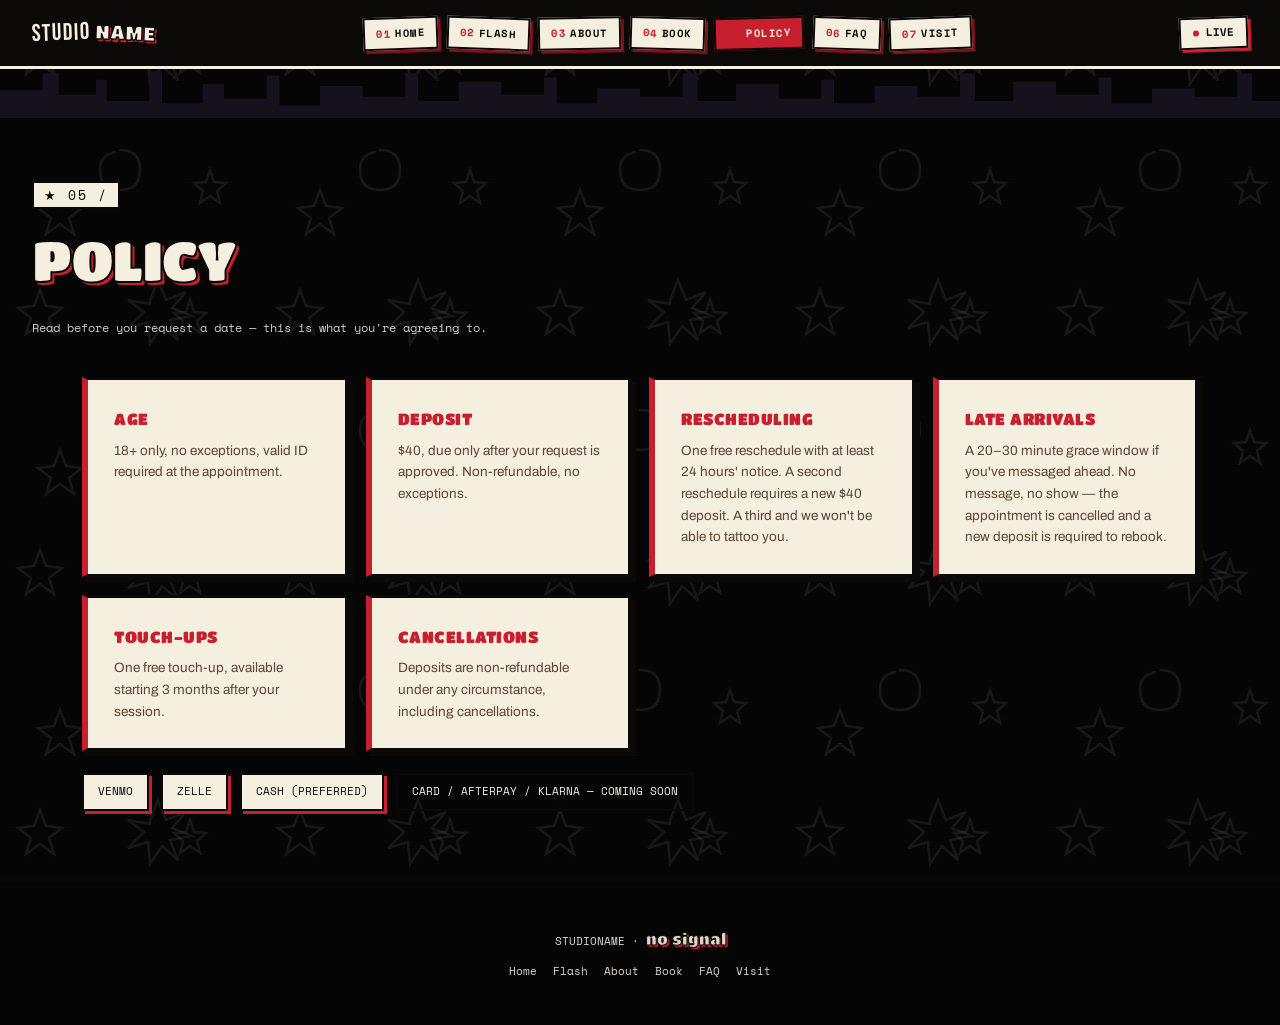
<file: policy.html>
<!DOCTYPE html>
<html lang="en">
<head>
<meta charset="UTF-8">
<meta name="viewport" content="width=device-width, initial-scale=1.0">
<title>Policy — Studioname</title>
<link rel="preconnect" href="https://fonts.googleapis.com">
<link href="https://fonts.googleapis.com/css2?family=Titan+One&family=Bebas+Neue&family=Space+Mono:wght@400;700&family=Archivo:wght@400;500;600;700&display=swap" rel="stylesheet">
<style>
:root{
  --bg:#050505;
  --accent-warm:#e0631f;
  --ink:#0a0908;
  --paper:#f5efe0;
  --blood:#c81f2e;
  --blood-deep:#7e1018;
  --ink-soft:#5a4632;
  --ink-mid:#8a7458;
  --line:rgba(245,239,224,0.18);
  --font-comic:'Titan One', cursive;
  --font-display:'Bebas Neue', sans-serif;
  --font-mono:'Space Mono', monospace;
  --font-body:'Archivo', sans-serif;
}
*{box-sizing:border-box; margin:0; padding:0;}
body{
  background-color:var(--bg);
  background-image:url("data:image/svg+xml,%3Csvg xmlns='http://www.w3.org/2000/svg' width='260' height='260' viewBox='0 0 260 260'%3E%3Cg fill='none' stroke='%23ffffff' stroke-width='2.4' stroke-linecap='round' stroke-opacity='0.07'%3E%3Cpath d='M40 30 L46 46 L62 48 L49 58 L54 74 L40 64 L26 74 L31 58 L18 48 L34 46 Z'/%3E%3Cpath d='M190 40 L194 52 L206 53 L197 61 L200 73 L190 66 L180 73 L183 61 L174 53 L186 52 Z'/%3E%3Cpath d='M120 150 Q140 150 140 170 Q140 190 120 190 Q100 190 100 170 Q100 155 115 152'/%3E%3Cpath d='M60 190 L66 206 L82 208 L69 218 L74 234 L60 224 L46 234 L51 218 L38 208 L54 206 Z'/%3E%3Cpath d='M210 170 L214 182 L226 183 L217 191 L220 203 L210 196 L200 203 L203 191 L194 183 L206 182 Z'/%3E%3Cpath d='M150 40 L158 20 L166 40 L186 32 L172 48 L192 56 L170 60 L178 80 L162 66 L150 84 L148 62 L128 68 L144 52 L128 40 L150 44 Z'/%3E%3C/g%3E%3C/svg%3E");
  background-repeat:repeat;
  background-attachment:fixed;
  color:var(--paper);
  font-family:var(--font-body);
  font-weight:400;
  line-height:1.6;
}
a{color:inherit; text-decoration:none;}
.wrap{max-width:1180px; margin:0 auto; padding:0 32px;}
::selection{background:var(--blood); color:var(--paper);}
img{max-width:100%; display:block;}

.scanlines{
  position:fixed; inset:0; pointer-events:none; z-index:999;
  background:repeating-linear-gradient(0deg, rgba(255,255,255,0.02) 0px, rgba(255,255,255,0.02) 1px, transparent 1px, transparent 3px);
  mix-blend-mode:overlay;
}
/* doodle pattern now lives on body background directly (see above) so it sits
   truly behind every card/div instead of overlaying them — this element is
   kept in the markup for backward compatibility but does nothing visually. */
.grain{display:none;}

/* ---------- chaos strip divider ---------- */
.tartan{
  height:16px;
  background-image:
    linear-gradient(135deg, var(--ink) 25%, transparent 25%),
    linear-gradient(225deg, var(--ink) 25%, transparent 25%),
    linear-gradient(45deg, var(--ink) 25%, transparent 25%),
    linear-gradient(315deg, var(--ink) 25%, transparent 25%);
  background-position:8px 0, 8px 0, 0 0, 0 0;
  background-size:16px 16px;
  background-repeat:repeat-x;
  background-color:var(--blood);
}

/* ---------- header + site nav ---------- */
header{
  position:sticky; top:0; z-index:100;
  background:var(--ink);
  border-bottom:3px solid var(--paper);
}
.header-inner{display:flex; align-items:center; justify-content:space-between; padding:14px 32px; gap:16px; flex-wrap:wrap;}
.logo{display:flex; align-items:baseline; gap:4px;}
.logo .s1{font-family:var(--font-display); font-size:24px; letter-spacing:1px; color:var(--paper); transform:rotate(-2deg); display:inline-block;}
.logo .s2{
  font-family:var(--font-comic); font-size:20px; color:var(--paper); transform:rotate(2deg); display:inline-block;
  -webkit-text-stroke:1.5px var(--ink); text-shadow:2px 2px 0 var(--blood);
}
.rec{
  display:flex; align-items:center; gap:7px; font-family:var(--font-mono); font-weight:700; font-size:11px;
  color:var(--ink); background:var(--paper); padding:5px 12px; transform:rotate(-2deg);
  border:2px solid var(--ink); box-shadow:3px 3px 0 var(--blood);
}
.rec .dot{width:6px; height:6px; border-radius:50%; background:var(--blood); animation:pulse 1.2s infinite;}
@keyframes pulse{0%,100%{opacity:1;} 50%{opacity:0.15;}}

.site-nav{display:flex; gap:9px; flex-wrap:wrap; font-family:var(--font-mono); font-weight:700; font-size:10.5px;}
.site-nav a{
  color:var(--ink); letter-spacing:0.5px; padding:6px 11px; background:var(--paper);
  border:2px solid var(--ink); box-shadow:3px 3px 0 var(--blood-deep); transition:all 0.1s; display:inline-block;
}
.site-nav a:nth-child(1){transform:rotate(-2deg);}
.site-nav a:nth-child(2){transform:rotate(2deg);}
.site-nav a:nth-child(3){transform:rotate(-1deg);}
.site-nav a:nth-child(4){transform:rotate(1.5deg);}
.site-nav a:nth-child(5){transform:rotate(-1.5deg);}
.site-nav a:nth-child(6){transform:rotate(2deg);}
.site-nav a:nth-child(7){transform:rotate(-2deg);}
.site-nav a:nth-child(8){transform:rotate(1deg);}
.site-nav a .num{color:var(--blood); font-weight:700; margin-right:4px;}
.site-nav a:hover{transform:translate(-2px,-2px) rotate(0deg); box-shadow:5px 5px 0 var(--blood);}
.site-nav a.active{background:var(--blood); color:var(--paper); box-shadow:3px 3px 0 var(--ink);}

/* ---------- hero / crt ---------- */
.hero{padding:56px 32px 76px; text-align:center; position:relative;}
.hero-eyebrow{
  font-family:var(--font-mono); font-size:11px; color:var(--paper);
  letter-spacing:3px; margin-bottom:20px; text-transform:uppercase; opacity:0.85;
}
.crt{
  position:relative; max-width:640px; margin:0 auto;
  background:var(--ink); border:8px solid var(--paper); padding:14px;
  box-shadow: 8px 8px 0 var(--blood);
}
.crt::before, .crt::after{
  content:''; position:absolute; width:50px; height:50px; z-index:20;
  background-repeat:no-repeat; background-size:contain;
}
.crt::before{
  top:-22px; left:-22px; transform:rotate(-15deg);
  background-image:url("data:image/svg+xml,%3Csvg xmlns='http://www.w3.org/2000/svg' viewBox='0 0 100 100'%3E%3Ccircle cx='50' cy='50' r='44' fill='%23f5efe0' stroke='%230a0908' stroke-width='4'/%3E%3Ccircle cx='36' cy='42' r='7' fill='%230a0908'/%3E%3Ccircle cx='64' cy='42' r='7' fill='%230a0908'/%3E%3Cpath d='M25 62 L32 70 L39 62 L46 70 L53 62 L60 70 L67 62 L74 70' fill='none' stroke='%230a0908' stroke-width='4' stroke-linecap='round' stroke-linejoin='round'/%3E%3C/svg%3E");
}
.crt::after{
  bottom:-20px; right:-20px; transform:rotate(12deg);
  background-image:url("data:image/svg+xml,%3Csvg xmlns='http://www.w3.org/2000/svg' viewBox='0 0 100 100'%3E%3Cpolygon points='50,4 61,38 97,38 68,59 79,94 50,73 21,94 32,59 3,38 39,38' fill='%23f5efe0' stroke='%230a0908' stroke-width='4'/%3E%3C/svg%3E");
}
.crt-screen{
  position:relative; overflow:hidden; aspect-ratio:4/3;
  background:#050505; display:flex; align-items:center; justify-content:center; flex-direction:column;
  animation:boot-flicker 1s ease-out;
}
.crt-screen::before{
  content:''; position:absolute; inset:0; z-index:3; pointer-events:none;
  background:repeating-linear-gradient(0deg, rgba(200,31,46,0.07) 0px, rgba(200,31,46,0.07) 1px, transparent 1px, transparent 3px);
}
#static-video, #static-canvas{
  position:absolute; inset:0; width:100%; height:100%; object-fit:cover; z-index:1;
  opacity:1; transition:opacity 0.8s ease;
}
#static-video.settled, #static-canvas.settled{opacity:0.6;}
#static-canvas{display:none;}
.buffering{
  position:absolute; inset:0; z-index:6; display:flex; align-items:center; justify-content:center;
  background:#050505; transition:opacity 0.5s ease;
}
.buffering.hidden{opacity:0; pointer-events:none;}
.buffer-dots{font-family:var(--font-mono); font-size:12px; color:var(--blood); letter-spacing:2px;}
.buffer-dots span{animation:blink 1s infinite;}
.buffer-dots span:nth-child(2){animation-delay:0.2s;}
.buffer-dots span:nth-child(3){animation-delay:0.4s;}
@keyframes blink{0%,100%{opacity:0.15;} 50%{opacity:1;}}
@keyframes boot-flicker{
  0%{filter:brightness(3) contrast(1.4); transform:scaleY(0.02);}
  5%{filter:brightness(0.2); transform:scaleY(1);}
  10%{filter:brightness(2);}
  15%{filter:brightness(0.5);}
  100%{filter:brightness(1) contrast(1); transform:scaleY(1);}
}
.crt-content{
  position:relative; z-index:2; display:flex; flex-direction:column; align-items:center; width:100%;
  opacity:0; transition:opacity 0.6s ease;
}
.crt-content.visible{opacity:1;}
.crt-headline{padding:0 16px; text-align:center; display:flex; flex-wrap:wrap; justify-content:center; gap:8px 10px;}
.rn{display:inline-block; font-family:var(--font-comic); font-size:clamp(20px,5vw,32px); letter-spacing:0.5px; padding:2px 8px; line-height:1.15; -webkit-text-stroke:1.5px var(--ink);}
.rn.r1{color:var(--paper); transform:rotate(-4deg); text-shadow:2px 2px 0 var(--blood);}
.rn.r2{color:var(--blood); transform:rotate(3deg); text-shadow:2px 2px 0 var(--ink);}
.rn.r3{color:var(--paper); transform:rotate(2deg); text-shadow:2px 2px 0 var(--blood);}
.rn.r4{color:var(--accent-warm); transform:rotate(-2deg); text-shadow:2px 2px 0 var(--ink);}
.crt-sub{
  font-family:var(--font-mono); font-size:11px; color:var(--paper);
  margin-top:16px; letter-spacing:1px; text-align:center; text-transform:uppercase; opacity:0.75;
}
.channel-readout{
  position:absolute; top:14px; right:16px; z-index:5;
  font-family:var(--font-mono); font-size:10px; color:var(--paper);
  background:var(--blood); padding:3px 9px; letter-spacing:1px;
}
.tv-power{
  position:absolute; top:14px; left:16px; z-index:5;
  font-family:var(--font-mono); font-size:10px; color:var(--paper);
  display:flex; align-items:center; gap:6px; background:rgba(0,0,0,0.6); padding:3px 9px;
}
.tv-power .led{width:6px; height:6px; border-radius:50%; background:var(--blood); animation:pulse 1.2s infinite;}
.tv-nav{display:flex; flex-wrap:wrap; justify-content:center; gap:10px; margin-top:26px; padding:0 16px;}
.tv-nav a{
  font-family:var(--font-mono); font-weight:700; font-size:11px; letter-spacing:0.5px;
  background:var(--paper); color:var(--ink); border:2px solid var(--ink);
  padding:7px 12px; box-shadow:3px 3px 0 var(--blood); transition:all 0.1s;
}
.tv-nav a:nth-child(odd){transform:rotate(-2deg);}
.tv-nav a:nth-child(even){transform:rotate(2deg);}
.tv-nav a:hover{transform:translate(-2px,-2px) rotate(0deg); box-shadow:5px 5px 0 var(--blood);}
.tv-nav a .num{color:var(--blood); margin-right:5px;}
.hero-cta{margin-top:30px; display:flex; gap:16px; justify-content:center; flex-wrap:wrap;}

/* ---------- buttons ---------- */
.btn{
  font-family:var(--font-mono); font-weight:700; font-size:12px; letter-spacing:1px;
  padding:13px 26px; border:2px solid var(--ink); color:var(--ink);
  transition:all 0.1s; cursor:pointer; background:var(--paper); display:inline-block; text-transform:uppercase;
  box-shadow:4px 4px 0 var(--ink);
}
.btn:hover{transform:translate(-2px,-2px); box-shadow:6px 6px 0 var(--ink);}
.btn:active{transform:translate(2px,2px); box-shadow:1px 1px 0 var(--ink);}
.btn.solid{background:var(--blood); border-color:var(--ink); color:var(--paper); box-shadow:4px 4px 0 var(--ink);}
.btn.solid:hover{box-shadow:6px 6px 0 var(--ink);}

/* ---------- page header ---------- */
.page-head{padding:56px 32px 40px;}
.page-head .chan{font-family:var(--font-mono); color:var(--ink); background:var(--paper); padding:2px 10px; font-size:13px; letter-spacing:2px; border:2px solid var(--ink);}
.page-head .chan::before{content:'\2605  ';}
.page-head h1{
  font-family:var(--font-comic); font-size:clamp(32px,6vw,54px);
  letter-spacing:0.5px; margin-top:10px; text-transform:uppercase; color:var(--paper);
  -webkit-text-stroke:2px var(--ink); text-shadow:3px 3px 0 var(--blood);
}
.page-head .sub{font-family:var(--font-mono); font-size:12px; color:var(--paper); margin-top:14px; max-width:560px; opacity:0.85;}

/* ---------- section shell ---------- */
section{padding:68px 32px; border-top:3px solid var(--ink);}
.section-head{display:flex; align-items:baseline; gap:14px; margin-bottom:40px;}
.section-head .chan{font-family:var(--font-mono); color:var(--ink); background:var(--paper); padding:2px 10px; font-size:13px; letter-spacing:2px; border:2px solid var(--ink);}
.section-head .chan::before{content:'\2605  ';}
.section-head h2{
  font-family:var(--font-comic); font-size:clamp(22px,4vw,36px); letter-spacing:0.5px; text-transform:uppercase;
  color:var(--paper); -webkit-text-stroke:1.5px var(--ink); text-shadow:2px 2px 0 var(--blood);
}
.section-note{font-family:var(--font-mono); font-size:12px; color:var(--paper); margin-top:8px; max-width:520px; opacity:0.8;}

/* ---------- portfolio grid — taped polaroids ---------- */
.portfolio-grid{display:grid; grid-template-columns:repeat(auto-fit,minmax(210px,1fr)); gap:28px; padding:6px;}
.p-tile{
  background:var(--paper); position:relative; padding:14px 14px 34px; border:3px solid var(--ink);
  box-shadow:5px 5px 0 var(--ink); transition:transform 0.2s;
}
.portfolio-grid .p-tile:nth-child(6n+1){transform:rotate(-2.5deg);}
.portfolio-grid .p-tile:nth-child(6n+2){transform:rotate(1.5deg);}
.portfolio-grid .p-tile:nth-child(6n+3){transform:rotate(-1deg);}
.portfolio-grid .p-tile:nth-child(6n+4){transform:rotate(2.5deg);}
.portfolio-grid .p-tile:nth-child(6n+5){transform:rotate(-2deg);}
.portfolio-grid .p-tile:nth-child(6n+6){transform:rotate(1deg);}
.p-tile:hover{transform:rotate(0deg) scale(1.04) !important; z-index:5; box-shadow:8px 8px 0 var(--blood);}
.p-tile::before{
  content:''; position:absolute; top:-10px; left:50%; transform:translateX(-50%) rotate(-3deg);
  width:46px; height:16px; background:rgba(200,31,46,0.35); border:1px solid rgba(10,9,8,0.25);
}
.p-tile svg{width:70%; height:70%; margin:0 auto; stroke:var(--ink); opacity:0.9; display:block;}
.p-tag{position:absolute; bottom:10px; left:0; right:0; text-align:center; font-family:var(--font-mono); font-size:10px; color:var(--ink); letter-spacing:0.5px;}

/* ---------- instagram embed ---------- */
.ig-block{
  background:var(--paper); border:3px solid var(--ink); color:var(--ink);
  padding:32px; display:flex; align-items:center; justify-content:space-between; gap:24px; flex-wrap:wrap;
  box-shadow:5px 5px 0 var(--ink);
}
.ig-block .ig-text p{font-family:var(--font-mono); font-size:12px; color:var(--ink-soft); margin-top:6px; max-width:420px;}

/* ---------- booking ---------- */
.booking-grid{display:grid; grid-template-columns:1fr 1fr; gap:56px;}
@media (max-width:860px){.booking-grid{grid-template-columns:1fr;}}
.cal{background:var(--paper); color:var(--ink); border:3px solid var(--ink); padding:24px; box-shadow:5px 5px 0 var(--ink);}
.cal-head{display:flex; justify-content:space-between; align-items:center; margin-bottom:18px; font-family:var(--font-comic); font-size:16px; letter-spacing:0.5px;}
.cal-grid{display:grid; grid-template-columns:repeat(7,1fr); gap:6px; text-align:center;}
.cal-grid .dow{font-family:var(--font-mono); font-size:10px; color:var(--ink-mid); padding-bottom:6px;}
.cal-day{aspect-ratio:1; display:flex; align-items:center; justify-content:center; font-family:var(--font-mono); font-size:12px; color:#c9bfa8;}
.cal-day.open{background:rgba(200,31,46,0.14); color:var(--blood); cursor:pointer; border:1px solid rgba(200,31,46,0.4);}
.cal-day.open:hover{background:var(--blood); color:var(--paper);}
.cal-day.taken{color:var(--ink-mid); opacity:0.5; text-decoration:line-through;}
.cal-legend{display:flex; gap:18px; margin-top:16px; font-family:var(--font-mono); font-size:10px; color:var(--ink-soft);}
.cal-legend span{display:inline-flex; align-items:center; gap:6px;}
.dot-sw{width:8px; height:8px; display:inline-block;}

.form{display:flex; flex-direction:column; gap:16px;}
.form-row{display:grid; grid-template-columns:1fr 1fr; gap:14px;}
@media (max-width:560px){.form-row{grid-template-columns:1fr;}}
.form-group h4{
  font-family:var(--font-comic); font-size:15px; color:var(--paper); -webkit-text-stroke:1px var(--ink);
  text-shadow:2px 2px 0 var(--blood); text-transform:uppercase; letter-spacing:0.5px; margin-bottom:4px;
}
.form label{font-family:var(--font-mono); font-size:11px; color:var(--paper); letter-spacing:1px; text-transform:uppercase; display:block; margin-bottom:4px;}
.req{color:var(--blood); -webkit-text-stroke:0;}
.hint{font-family:var(--font-mono); font-size:10px; color:var(--paper); opacity:0.6; margin-top:4px; line-height:1.5;}
.photo-callout{
  background:var(--paper); color:var(--ink); border:2px dashed var(--blood); padding:12px 14px;
  font-family:var(--font-mono); font-size:12px; display:flex; align-items:center; gap:10px;
}
.photo-callout .req{margin-left:auto; flex-shrink:0;}
.form input, .form select, .form textarea{
  background:var(--paper); border:2px solid var(--ink); color:var(--ink);
  padding:12px 13px; font-family:var(--font-body); font-size:14px; width:100%;
}
.form textarea{min-height:90px; resize:vertical;}
.placement-readout{background:var(--paper); color:var(--blood); border:2px dashed var(--blood); padding:10px 13px; font-family:var(--font-mono); font-size:12px; display:flex; justify-content:space-between; align-items:center; gap:10px; flex-wrap:wrap;}
.flow-note{font-family:var(--font-mono); font-size:11px; color:var(--paper); border-left:4px solid var(--blood); padding-left:12px; margin-top:6px; opacity:0.85;}

/* ---------- placement ---------- */
.placement-wrap{display:grid; grid-template-columns:280px 1fr; gap:48px; align-items:start;}
@media (max-width:760px){.placement-wrap{grid-template-columns:1fr;}}
.body-svg{background:var(--paper); border:3px solid var(--ink); padding:20px; box-shadow:5px 5px 0 var(--ink);}
.body-svg svg{width:100%; height:auto;}
.body-region{fill:transparent; stroke:var(--ink-mid); stroke-width:1; cursor:pointer; transition:fill 0.15s;}
.body-region:hover, .body-region.active{fill:rgba(200,31,46,0.22); stroke:var(--blood);}
.placement-info h3{font-family:var(--font-comic); font-size:22px; letter-spacing:0.5px; margin-bottom:10px; text-transform:uppercase; color:var(--paper); -webkit-text-stroke:1px var(--ink);}
.placement-list{font-family:var(--font-mono); font-size:11px; color:var(--paper); line-height:2; opacity:0.85;}

/* ---------- about ---------- */
.about-grid{display:grid; grid-template-columns:280px 1fr; gap:48px; align-items:start;}
@media (max-width:760px){.about-grid{grid-template-columns:1fr;}}
.about-photo{background:var(--paper); border:3px solid var(--ink); aspect-ratio:3/4; display:flex; align-items:center; justify-content:center; font-family:var(--font-mono); font-size:11px; color:var(--ink); text-align:center; padding:20px; transform:rotate(-2deg); box-shadow:6px 6px 0 var(--blood);}
.about-copy p{margin-bottom:16px; font-size:15px;}
.about-facts{margin-top:24px; display:flex; flex-direction:column; gap:8px;}
.about-facts .row{display:flex; justify-content:space-between; font-family:var(--font-mono); font-size:11px; border-bottom:1px dashed var(--line); padding:8px 0; max-width:420px;}
.about-facts .row span:first-child{color:var(--paper); opacity:0.7; text-transform:uppercase;}

/* ---------- policy ---------- */
.policy-grid{display:grid; grid-template-columns:repeat(auto-fit,minmax(260px,1fr)); gap:18px;}
.policy-card{background:var(--paper); color:var(--ink); padding:26px; border:3px solid var(--ink); border-left:6px solid var(--blood); box-shadow:5px 5px 0 var(--ink);}
.policy-card .k{font-family:var(--font-comic); font-size:16px; color:var(--blood); letter-spacing:0.5px; margin-bottom:8px; text-transform:uppercase;}
.policy-card p{font-size:13.5px; color:var(--ink-soft);}
.payment-row{display:flex; gap:12px; flex-wrap:wrap; margin-top:22px;}
.pay-pill{font-family:var(--font-mono); font-size:11px; padding:8px 14px; border:2px solid var(--ink); color:var(--paper); background:transparent;}
.pay-pill.primary{border-color:var(--ink); color:var(--ink); background:var(--paper); box-shadow:3px 3px 0 var(--blood);}

/* ---------- faq ---------- */
.faq-item{border-bottom:2px dashed var(--line); padding:18px 0;}
.faq-q{display:flex; justify-content:space-between; align-items:center; cursor:pointer; font-family:var(--font-comic); font-size:16px; letter-spacing:0.5px; text-transform:uppercase; color:var(--paper); -webkit-text-stroke:1px var(--ink);}
.faq-q .plus{color:var(--blood); font-size:22px; -webkit-text-stroke:0;}
.faq-a{max-height:0; overflow:hidden; transition:max-height 0.25s ease; font-size:14px; color:var(--paper); opacity:0.85;}
.faq-item.open .faq-a{max-height:200px; margin-top:12px;}
.faq-item.open .plus{transform:rotate(45deg);}

/* ---------- visit ---------- */
.loc-grid{display:grid; grid-template-columns:1fr 1fr; gap:40px;}
@media (max-width:760px){.loc-grid{grid-template-columns:1fr;}}
.hours-row{display:flex; justify-content:space-between; font-family:var(--font-mono); font-size:12px; padding:8px 0; border-bottom:1px dashed var(--line); color:var(--paper);}
.walkin{color:var(--blood); font-weight:700; -webkit-text-stroke:0;}

/* ---------- flash ---------- */
.flash-grid{display:grid; grid-template-columns:repeat(auto-fit,minmax(220px,1fr)); gap:26px; padding:6px;}
.flash-tile{background:var(--paper); position:relative; display:flex; flex-direction:column; border:3px solid var(--ink); box-shadow:5px 5px 0 var(--ink); transition:transform 0.2s;}
.flash-grid .flash-tile:nth-child(4n+1){transform:rotate(-2deg);}
.flash-grid .flash-tile:nth-child(4n+2){transform:rotate(1.5deg);}
.flash-grid .flash-tile:nth-child(4n+3){transform:rotate(-1.5deg);}
.flash-grid .flash-tile:nth-child(4n+4){transform:rotate(2deg);}
.flash-tile:not(.taken):hover{transform:rotate(0deg) scale(1.04) !important; z-index:5; box-shadow:8px 8px 0 var(--blood);}
.flash-art{aspect-ratio:1; display:flex; align-items:center; justify-content:center; position:relative; overflow:hidden; padding:14px;}
.flash-art svg{width:62%; height:62%; stroke:var(--ink); opacity:0.9;}
.flash-status{
  position:absolute; top:8px; left:8px; font-family:var(--font-mono); font-size:9px; letter-spacing:1px;
  padding:3px 8px; background:var(--blood); color:var(--paper); text-transform:uppercase; transform:rotate(-3deg);
}
.flash-status.taken{background:var(--ink); color:var(--paper); opacity:0.6;}
.flash-meta{padding:10px 14px 14px; display:flex; justify-content:space-between; align-items:center; border-top:1px dashed var(--line);}
.flash-meta .name{font-family:var(--font-mono); font-size:10px; color:var(--ink-soft); letter-spacing:0.5px;}
.flash-meta .price{font-family:var(--font-comic); font-size:16px; color:var(--ink);}
.flash-tile.taken .flash-art svg{opacity:0.3;}
.flash-tile.taken .flash-meta .price{color:var(--ink-mid); text-decoration:line-through;}

footer{padding:44px 32px; text-align:center; font-family:var(--font-mono); font-size:11px; color:var(--paper); border-top:3px solid var(--ink); opacity:0.9;}
footer .sign-off{font-family:var(--font-comic); font-size:16px; color:var(--paper); -webkit-text-stroke:1px var(--ink); text-shadow:2px 2px 0 var(--blood);}
footer .foot-links{margin-top:12px; display:flex; gap:16px; justify-content:center; flex-wrap:wrap;}

</style>
</head>
<body>

<div class="scanlines"></div>
<div class="grain"></div>

<header>
  <div class="header-inner">
    <div class="logo"><span class="s1">STUDIO</span><span class="s2">NAME</span></div>
    <nav class="site-nav">
      <a href="index.html"><span class="num">01</span>HOME</a>
      <a href="flash.html"><span class="num">02</span>FLASH</a>
      <a href="about.html"><span class="num">03</span>ABOUT</a>
      <a href="book.html"><span class="num">04</span>BOOK</a>
      <a href="policy.html" class="active"><span class="num">05</span>POLICY</a>
      <a href="faq.html"><span class="num">06</span>FAQ</a>
      <a href="visit.html"><span class="num">07</span>VISIT</a>
    </nav>
    <div class="rec"><span class="dot"></span>LIVE</div>
  </div>
</header>
<div class="skyline"><svg viewBox="0 0 1200 46" preserveAspectRatio="none"><polygon points="0,46 0,20 40,20 40,4 55,4 55,24 90,24 90,10 100,10 100,30 140,30 140,2 152,2 152,32 190,32 190,14 210,14 210,28 250,28 250,6 262,6 262,34 300,34 300,16 340,16 340,26 380,26 380,4 392,4 392,30 430,30 430,12 470,12 470,24 510,24 510,8 522,8 522,32 560,32 560,18 600,18 600,26 640,26 640,4 654,4 654,30 690,30 690,14 730,14 730,28 770,28 770,10 782,10 782,32 820,32 820,16 860,16 860,26 900,26 900,4 914,4 914,30 950,30 950,12 990,12 990,24 1030,24 1030,8 1042,8 1042,32 1080,32 1080,18 1120,18 1120,26 1160,26 1160,4 1174,4 1174,30 1200,30 1200,46" fill="#15111d"/></svg></div>

<div class="page-head">
  <span class="chan">05 /</span>
  <h1>Policy</h1>
  <div class="sub">Read before you request a date — this is what you're agreeing to.</div>
</div>

<section style="border-top:none; padding-top:0;">
  <div class="wrap">
    <div class="policy-grid">
      <div class="policy-card"><div class="k">AGE</div><p>18+ only, no exceptions, valid ID required at the appointment.</p></div>
      <div class="policy-card"><div class="k">DEPOSIT</div><p>$40, due only after your request is approved. Non-refundable, no exceptions.</p></div>
      <div class="policy-card"><div class="k">RESCHEDULING</div><p>One free reschedule with at least 24 hours' notice. A second reschedule requires a new $40 deposit. A third and we won't be able to tattoo you.</p></div>
      <div class="policy-card"><div class="k">LATE ARRIVALS</div><p>A 20–30 minute grace window if you've messaged ahead. No message, no show — the appointment is cancelled and a new deposit is required to rebook.</p></div>
      <div class="policy-card"><div class="k">TOUCH-UPS</div><p>One free touch-up, available starting 3 months after your session.</p></div>
      <div class="policy-card"><div class="k">CANCELLATIONS</div><p>Deposits are non-refundable under any circumstance, including cancellations.</p></div>
    </div>

    <div class="payment-row">
      <span class="pay-pill primary">VENMO</span>
      <span class="pay-pill primary">ZELLE</span>
      <span class="pay-pill primary">CASH (PREFERRED)</span>
      <span class="pay-pill">CARD / AFTERPAY / KLARNA — COMING SOON</span>
    </div>
  </div>
</section>

<footer>
  <div>STUDIONAME · <span class="sign-off">no signal</span></div>
  <div class="foot-links">
    <a href="index.html">Home</a><a href="flash.html">Flash</a><a href="about.html">About</a><a href="book.html">Book</a><a href="faq.html">FAQ</a><a href="visit.html">Visit</a>
  </div>
</footer>

<script>
// ================================================================
// GOOGLE FORM SETUP — replace these before going live
// ================================================================
// 1. Create a Google Form with these questions (short answer unless noted):
//      Name · Pronouns · Age or birth date · Instagram · Phone ·
//      Date requested · Description (paragraph) · Idea/theme (paragraph) ·
//      Size · Black or color ink? · Placement ·
//      Reference photos (file upload, required) · Placement reference (file upload, optional)
//    Note: file-upload questions can't be pre-filled by URL — that's why
//    they're not in FORM_FIELDS below. The person attaches those directly
//    on the Google Form page.
// 2. Click the 3-dot menu -> "Get pre-filled link", fill in dummy
//    text in each field, click "Get link", then copy it.
// 3. That copied URL looks like:
//      https://docs.google.com/forms/d/e/XXXX/viewform?usp=pp_url&entry.111=a...
//    Paste the base part (before the ?) into FORM_BASE below, and
//    match each entry.NNN number to the right field below.
// 4. In the Form itself: Settings -> Responses -> turn on
//    "Get email notifications for new responses".
// ================================================================
const FORM_BASE = "https://docs.google.com/forms/d/e/REPLACE_WITH_YOUR_FORM_ID/viewform";
const FORM_FIELDS = {
  name:        "entry.111111111",
  pronouns:    "entry.111111112",
  age:         "entry.111111113",
  instagram:   "entry.111111114",
  phone:       "entry.111111115",
  date:        "entry.333333333",
  description: "entry.333333334",
  idea:        "entry.555555555",
  size:        "entry.555555556",
  ink:         "entry.555555557",
  placement:   "entry.444444444"
};

function goToBookingForm(){
  const params = new URLSearchParams();
  const get = id => { const el = document.getElementById(id); return el ? el.value : ''; };
  const placement = localStorage.getItem('selectedPlacement') || '';
  const date = localStorage.getItem('selectedDate') || '';

  params.set(FORM_FIELDS.name, get('f-name'));
  params.set(FORM_FIELDS.pronouns, get('f-pronouns'));
  params.set(FORM_FIELDS.age, get('f-age'));
  params.set(FORM_FIELDS.instagram, get('f-instagram'));
  params.set(FORM_FIELDS.phone, get('f-phone'));
  params.set(FORM_FIELDS.date, date);
  params.set(FORM_FIELDS.description, get('f-description'));
  params.set(FORM_FIELDS.idea, get('f-idea'));
  params.set(FORM_FIELDS.size, get('f-size'));
  params.set(FORM_FIELDS.ink, get('f-ink'));
  params.set(FORM_FIELDS.placement, placement);

  window.open(FORM_BASE + "?usp=pp_url&" + params.toString(), "_blank");
}

// ---------- CRT boot / buffering (home page hero only) ----------
function initCRT(){
  const video = document.getElementById('static-video');
  const canvas = document.getElementById('static-canvas');
  const buffering = document.getElementById('buffering-overlay');
  const content = document.getElementById('crt-content');
  if(!video || !canvas) return;

  let settled = false;
  let usingVideo = true;
  const ctx = canvas.getContext('2d');

  function sizeCanvas(){
    canvas.width = canvas.offsetWidth;
    canvas.height = canvas.offsetHeight;
  }
  function drawStatic(){
    const w = canvas.width, h = canvas.height;
    if(!w || !h) return;
    const redFlicker = Math.random() < 0.06;
    const imgData = ctx.createImageData(w, h);
    for (let i = 0; i < imgData.data.length; i += 4) {
      const v = Math.random() * 255;
      imgData.data[i] = redFlicker ? Math.min(255, v + 60) : v;
      imgData.data[i+1] = v * 0.9;
      imgData.data[i+2] = v * 0.9;
      imgData.data[i+3] = 255;
    }
    ctx.putImageData(imgData, 0, 0);
  }

  let canvasRunning = false;
  let frame;
  function startCanvasStatic(){
    if(canvasRunning) return;
    canvasRunning = true;
    sizeCanvas();
    window.addEventListener('resize', sizeCanvas);
    (function loop(){
      if(!canvasRunning) return;
      drawStatic();
      frame = requestAnimationFrame(loop);
    })();
  }

  function settle(){
    if(settled) return;
    settled = true;
    clearTimeout(fallbackTimer);
    buffering.classList.add('hidden');
    content.classList.add('visible');
    if(usingVideo){ video.classList.add('settled'); }
    else{ canvas.classList.add('settled'); }
  }

  function fallbackToCanvas(){
    if(!usingVideo) return;
    usingVideo = false;
    video.style.display = 'none';
    canvas.style.display = 'block';
    startCanvasStatic();
    settle();
  }

  // If no <source> was ever pointed at a real file, jump straight to fallback
  const hasSource = video.querySelector('source') && video.querySelector('source').getAttribute('src') && !video.querySelector('source').getAttribute('src').includes('REPLACE');
  const fallbackTimer = setTimeout(fallbackToCanvas, hasSource ? 2500 : 400);

  video.addEventListener('canplaythrough', settle, { once:true });
  video.addEventListener('error', fallbackToCanvas);
  video.play().catch(fallbackToCanvas);
}

// ---------- FAQ accordion ----------
function initFAQ(){
  document.querySelectorAll('.faq-item').forEach(item => {
    const q = item.querySelector('.faq-q');
    if(!q) return;
    q.addEventListener('click', () => item.classList.toggle('open'));
  });
}

// ---------- Body placement selector (placement.html) ----------
function initPlacement(){
  const regionOut = document.getElementById('region-out');
  const confirmBox = document.getElementById('placement-confirm');
  document.querySelectorAll('.body-region').forEach(region => {
    region.addEventListener('click', () => {
      document.querySelectorAll('.body-region').forEach(r => r.classList.remove('active'));
      region.classList.add('active');
      const name = region.getAttribute('data-name');
      if(regionOut) regionOut.textContent = name;
      localStorage.setItem('selectedPlacement', name);
      if(confirmBox){
        confirmBox.style.display = 'flex';
        confirmBox.querySelector('em').textContent = name;
      }
    });
  });
}

// ---------- Flash piece selection (flash.html) ----------
function initFlash(){
  document.querySelectorAll('.flash-tile:not(.taken)').forEach(tile => {
    tile.style.cursor = 'pointer';
    tile.addEventListener('click', () => {
      const name = tile.getAttribute('data-name');
      const price = tile.getAttribute('data-price');
      localStorage.setItem('selectedFlash', `${name} (${price})`);
      document.querySelectorAll('.flash-tile').forEach(t => t.style.outline = 'none');
      tile.style.outline = '2px solid var(--blood)';
      if(confirm(`Save "${name}" and head to Book now?`)){
        window.location.href = 'book.html';
      }
    });
  });
}

// ---------- Booking form placement readout (book.html) ----------
function initBookingPlacementReadout(){
  const el = document.getElementById('f-placement-display');
  if(el){
    const saved = localStorage.getItem('selectedPlacement');
    el.textContent = saved ? saved : '— none yet, tap the map above —';
  }
  const dateEl = document.getElementById('f-date-display');
  if(dateEl){
    const savedDate = localStorage.getItem('selectedDate');
    dateEl.textContent = savedDate ? savedDate : '— pick a date above —';
  }
  const flash = localStorage.getItem('selectedFlash');
  const ideaEl = document.getElementById('f-idea');
  if(flash && ideaEl && !ideaEl.value){
    ideaEl.value = `Flash piece: ${flash}`;
  }
}

// ---------- Calendar day picker ----------
function initCalendar(){
  document.querySelectorAll('.cal-day.open').forEach(day => {
    day.addEventListener('click', () => {
      document.querySelectorAll('.cal-day.open').forEach(d => d.style.outline = 'none');
      day.style.outline = '2px solid var(--blood)';
      const label = 'July ' + day.textContent + ', 2026';
      localStorage.setItem('selectedDate', label);
      const dateEl = document.getElementById('f-date-display');
      if(dateEl) dateEl.textContent = label;
    });
  });
}

document.addEventListener('DOMContentLoaded', () => {
  initCRT();
  initFAQ();
  initPlacement();
  initBookingPlacementReadout();
  initCalendar();
  initFlash();
});

</script>
</body>
</html>
</file>
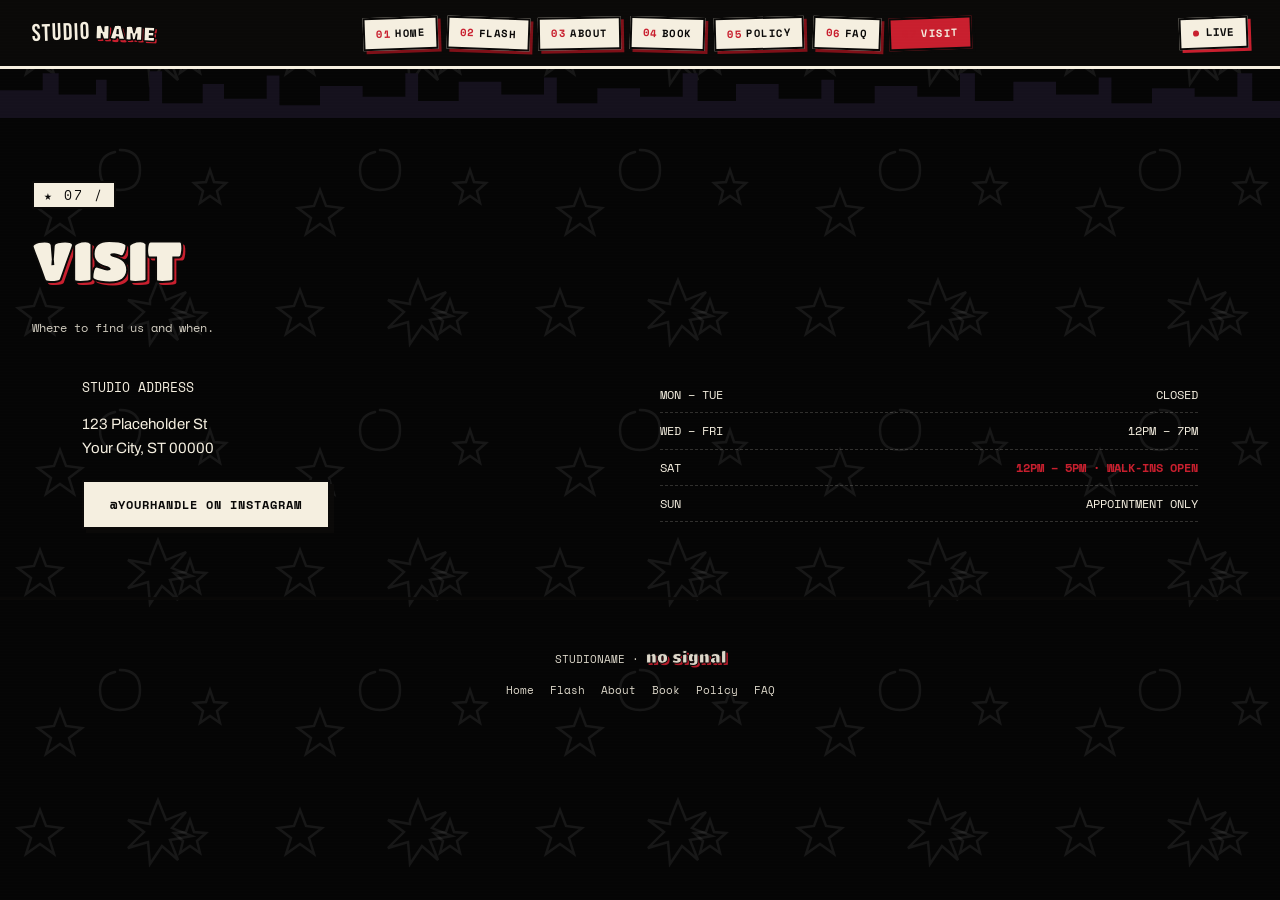
<file: visit.html>
<!DOCTYPE html>
<html lang="en">
<head>
<meta charset="UTF-8">
<meta name="viewport" content="width=device-width, initial-scale=1.0">
<title>Visit — Studioname</title>
<link rel="preconnect" href="https://fonts.googleapis.com">
<link href="https://fonts.googleapis.com/css2?family=Titan+One&family=Bebas+Neue&family=Space+Mono:wght@400;700&family=Archivo:wght@400;500;600;700&display=swap" rel="stylesheet">
<style>
:root{
  --bg:#050505;
  --accent-warm:#e0631f;
  --ink:#0a0908;
  --paper:#f5efe0;
  --blood:#c81f2e;
  --blood-deep:#7e1018;
  --ink-soft:#5a4632;
  --ink-mid:#8a7458;
  --line:rgba(245,239,224,0.18);
  --font-comic:'Titan One', cursive;
  --font-display:'Bebas Neue', sans-serif;
  --font-mono:'Space Mono', monospace;
  --font-body:'Archivo', sans-serif;
}
*{box-sizing:border-box; margin:0; padding:0;}
body{
  background-color:var(--bg);
  background-image:url("data:image/svg+xml,%3Csvg xmlns='http://www.w3.org/2000/svg' width='260' height='260' viewBox='0 0 260 260'%3E%3Cg fill='none' stroke='%23ffffff' stroke-width='2.4' stroke-linecap='round' stroke-opacity='0.07'%3E%3Cpath d='M40 30 L46 46 L62 48 L49 58 L54 74 L40 64 L26 74 L31 58 L18 48 L34 46 Z'/%3E%3Cpath d='M190 40 L194 52 L206 53 L197 61 L200 73 L190 66 L180 73 L183 61 L174 53 L186 52 Z'/%3E%3Cpath d='M120 150 Q140 150 140 170 Q140 190 120 190 Q100 190 100 170 Q100 155 115 152'/%3E%3Cpath d='M60 190 L66 206 L82 208 L69 218 L74 234 L60 224 L46 234 L51 218 L38 208 L54 206 Z'/%3E%3Cpath d='M210 170 L214 182 L226 183 L217 191 L220 203 L210 196 L200 203 L203 191 L194 183 L206 182 Z'/%3E%3Cpath d='M150 40 L158 20 L166 40 L186 32 L172 48 L192 56 L170 60 L178 80 L162 66 L150 84 L148 62 L128 68 L144 52 L128 40 L150 44 Z'/%3E%3C/g%3E%3C/svg%3E");
  background-repeat:repeat;
  background-attachment:fixed;
  color:var(--paper);
  font-family:var(--font-body);
  font-weight:400;
  line-height:1.6;
}
a{color:inherit; text-decoration:none;}
.wrap{max-width:1180px; margin:0 auto; padding:0 32px;}
::selection{background:var(--blood); color:var(--paper);}
img{max-width:100%; display:block;}

.scanlines{
  position:fixed; inset:0; pointer-events:none; z-index:999;
  background:repeating-linear-gradient(0deg, rgba(255,255,255,0.02) 0px, rgba(255,255,255,0.02) 1px, transparent 1px, transparent 3px);
  mix-blend-mode:overlay;
}
/* doodle pattern now lives on body background directly (see above) so it sits
   truly behind every card/div instead of overlaying them — this element is
   kept in the markup for backward compatibility but does nothing visually. */
.grain{display:none;}

/* ---------- chaos strip divider ---------- */
.tartan{
  height:16px;
  background-image:
    linear-gradient(135deg, var(--ink) 25%, transparent 25%),
    linear-gradient(225deg, var(--ink) 25%, transparent 25%),
    linear-gradient(45deg, var(--ink) 25%, transparent 25%),
    linear-gradient(315deg, var(--ink) 25%, transparent 25%);
  background-position:8px 0, 8px 0, 0 0, 0 0;
  background-size:16px 16px;
  background-repeat:repeat-x;
  background-color:var(--blood);
}

/* ---------- header + site nav ---------- */
header{
  position:sticky; top:0; z-index:100;
  background:var(--ink);
  border-bottom:3px solid var(--paper);
}
.header-inner{display:flex; align-items:center; justify-content:space-between; padding:14px 32px; gap:16px; flex-wrap:wrap;}
.logo{display:flex; align-items:baseline; gap:4px;}
.logo .s1{font-family:var(--font-display); font-size:24px; letter-spacing:1px; color:var(--paper); transform:rotate(-2deg); display:inline-block;}
.logo .s2{
  font-family:var(--font-comic); font-size:20px; color:var(--paper); transform:rotate(2deg); display:inline-block;
  -webkit-text-stroke:1.5px var(--ink); text-shadow:2px 2px 0 var(--blood);
}
.rec{
  display:flex; align-items:center; gap:7px; font-family:var(--font-mono); font-weight:700; font-size:11px;
  color:var(--ink); background:var(--paper); padding:5px 12px; transform:rotate(-2deg);
  border:2px solid var(--ink); box-shadow:3px 3px 0 var(--blood);
}
.rec .dot{width:6px; height:6px; border-radius:50%; background:var(--blood); animation:pulse 1.2s infinite;}
@keyframes pulse{0%,100%{opacity:1;} 50%{opacity:0.15;}}

.site-nav{display:flex; gap:9px; flex-wrap:wrap; font-family:var(--font-mono); font-weight:700; font-size:10.5px;}
.site-nav a{
  color:var(--ink); letter-spacing:0.5px; padding:6px 11px; background:var(--paper);
  border:2px solid var(--ink); box-shadow:3px 3px 0 var(--blood-deep); transition:all 0.1s; display:inline-block;
}
.site-nav a:nth-child(1){transform:rotate(-2deg);}
.site-nav a:nth-child(2){transform:rotate(2deg);}
.site-nav a:nth-child(3){transform:rotate(-1deg);}
.site-nav a:nth-child(4){transform:rotate(1.5deg);}
.site-nav a:nth-child(5){transform:rotate(-1.5deg);}
.site-nav a:nth-child(6){transform:rotate(2deg);}
.site-nav a:nth-child(7){transform:rotate(-2deg);}
.site-nav a:nth-child(8){transform:rotate(1deg);}
.site-nav a .num{color:var(--blood); font-weight:700; margin-right:4px;}
.site-nav a:hover{transform:translate(-2px,-2px) rotate(0deg); box-shadow:5px 5px 0 var(--blood);}
.site-nav a.active{background:var(--blood); color:var(--paper); box-shadow:3px 3px 0 var(--ink);}

/* ---------- hero / crt ---------- */
.hero{padding:56px 32px 76px; text-align:center; position:relative;}
.hero-eyebrow{
  font-family:var(--font-mono); font-size:11px; color:var(--paper);
  letter-spacing:3px; margin-bottom:20px; text-transform:uppercase; opacity:0.85;
}
.crt{
  position:relative; max-width:640px; margin:0 auto;
  background:var(--ink); border:8px solid var(--paper); padding:14px;
  box-shadow: 8px 8px 0 var(--blood);
}
.crt::before, .crt::after{
  content:''; position:absolute; width:50px; height:50px; z-index:20;
  background-repeat:no-repeat; background-size:contain;
}
.crt::before{
  top:-22px; left:-22px; transform:rotate(-15deg);
  background-image:url("data:image/svg+xml,%3Csvg xmlns='http://www.w3.org/2000/svg' viewBox='0 0 100 100'%3E%3Ccircle cx='50' cy='50' r='44' fill='%23f5efe0' stroke='%230a0908' stroke-width='4'/%3E%3Ccircle cx='36' cy='42' r='7' fill='%230a0908'/%3E%3Ccircle cx='64' cy='42' r='7' fill='%230a0908'/%3E%3Cpath d='M25 62 L32 70 L39 62 L46 70 L53 62 L60 70 L67 62 L74 70' fill='none' stroke='%230a0908' stroke-width='4' stroke-linecap='round' stroke-linejoin='round'/%3E%3C/svg%3E");
}
.crt::after{
  bottom:-20px; right:-20px; transform:rotate(12deg);
  background-image:url("data:image/svg+xml,%3Csvg xmlns='http://www.w3.org/2000/svg' viewBox='0 0 100 100'%3E%3Cpolygon points='50,4 61,38 97,38 68,59 79,94 50,73 21,94 32,59 3,38 39,38' fill='%23f5efe0' stroke='%230a0908' stroke-width='4'/%3E%3C/svg%3E");
}
.crt-screen{
  position:relative; overflow:hidden; aspect-ratio:4/3;
  background:#050505; display:flex; align-items:center; justify-content:center; flex-direction:column;
  animation:boot-flicker 1s ease-out;
}
.crt-screen::before{
  content:''; position:absolute; inset:0; z-index:3; pointer-events:none;
  background:repeating-linear-gradient(0deg, rgba(200,31,46,0.07) 0px, rgba(200,31,46,0.07) 1px, transparent 1px, transparent 3px);
}
#static-video, #static-canvas{
  position:absolute; inset:0; width:100%; height:100%; object-fit:cover; z-index:1;
  opacity:1; transition:opacity 0.8s ease;
}
#static-video.settled, #static-canvas.settled{opacity:0.6;}
#static-canvas{display:none;}
.buffering{
  position:absolute; inset:0; z-index:6; display:flex; align-items:center; justify-content:center;
  background:#050505; transition:opacity 0.5s ease;
}
.buffering.hidden{opacity:0; pointer-events:none;}
.buffer-dots{font-family:var(--font-mono); font-size:12px; color:var(--blood); letter-spacing:2px;}
.buffer-dots span{animation:blink 1s infinite;}
.buffer-dots span:nth-child(2){animation-delay:0.2s;}
.buffer-dots span:nth-child(3){animation-delay:0.4s;}
@keyframes blink{0%,100%{opacity:0.15;} 50%{opacity:1;}}
@keyframes boot-flicker{
  0%{filter:brightness(3) contrast(1.4); transform:scaleY(0.02);}
  5%{filter:brightness(0.2); transform:scaleY(1);}
  10%{filter:brightness(2);}
  15%{filter:brightness(0.5);}
  100%{filter:brightness(1) contrast(1); transform:scaleY(1);}
}
.crt-content{
  position:relative; z-index:2; display:flex; flex-direction:column; align-items:center; width:100%;
  opacity:0; transition:opacity 0.6s ease;
}
.crt-content.visible{opacity:1;}
.crt-headline{padding:0 16px; text-align:center; display:flex; flex-wrap:wrap; justify-content:center; gap:8px 10px;}
.rn{display:inline-block; font-family:var(--font-comic); font-size:clamp(20px,5vw,32px); letter-spacing:0.5px; padding:2px 8px; line-height:1.15; -webkit-text-stroke:1.5px var(--ink);}
.rn.r1{color:var(--paper); transform:rotate(-4deg); text-shadow:2px 2px 0 var(--blood);}
.rn.r2{color:var(--blood); transform:rotate(3deg); text-shadow:2px 2px 0 var(--ink);}
.rn.r3{color:var(--paper); transform:rotate(2deg); text-shadow:2px 2px 0 var(--blood);}
.rn.r4{color:var(--accent-warm); transform:rotate(-2deg); text-shadow:2px 2px 0 var(--ink);}
.crt-sub{
  font-family:var(--font-mono); font-size:11px; color:var(--paper);
  margin-top:16px; letter-spacing:1px; text-align:center; text-transform:uppercase; opacity:0.75;
}
.channel-readout{
  position:absolute; top:14px; right:16px; z-index:5;
  font-family:var(--font-mono); font-size:10px; color:var(--paper);
  background:var(--blood); padding:3px 9px; letter-spacing:1px;
}
.tv-power{
  position:absolute; top:14px; left:16px; z-index:5;
  font-family:var(--font-mono); font-size:10px; color:var(--paper);
  display:flex; align-items:center; gap:6px; background:rgba(0,0,0,0.6); padding:3px 9px;
}
.tv-power .led{width:6px; height:6px; border-radius:50%; background:var(--blood); animation:pulse 1.2s infinite;}
.tv-nav{display:flex; flex-wrap:wrap; justify-content:center; gap:10px; margin-top:26px; padding:0 16px;}
.tv-nav a{
  font-family:var(--font-mono); font-weight:700; font-size:11px; letter-spacing:0.5px;
  background:var(--paper); color:var(--ink); border:2px solid var(--ink);
  padding:7px 12px; box-shadow:3px 3px 0 var(--blood); transition:all 0.1s;
}
.tv-nav a:nth-child(odd){transform:rotate(-2deg);}
.tv-nav a:nth-child(even){transform:rotate(2deg);}
.tv-nav a:hover{transform:translate(-2px,-2px) rotate(0deg); box-shadow:5px 5px 0 var(--blood);}
.tv-nav a .num{color:var(--blood); margin-right:5px;}
.hero-cta{margin-top:30px; display:flex; gap:16px; justify-content:center; flex-wrap:wrap;}

/* ---------- buttons ---------- */
.btn{
  font-family:var(--font-mono); font-weight:700; font-size:12px; letter-spacing:1px;
  padding:13px 26px; border:2px solid var(--ink); color:var(--ink);
  transition:all 0.1s; cursor:pointer; background:var(--paper); display:inline-block; text-transform:uppercase;
  box-shadow:4px 4px 0 var(--ink);
}
.btn:hover{transform:translate(-2px,-2px); box-shadow:6px 6px 0 var(--ink);}
.btn:active{transform:translate(2px,2px); box-shadow:1px 1px 0 var(--ink);}
.btn.solid{background:var(--blood); border-color:var(--ink); color:var(--paper); box-shadow:4px 4px 0 var(--ink);}
.btn.solid:hover{box-shadow:6px 6px 0 var(--ink);}

/* ---------- page header ---------- */
.page-head{padding:56px 32px 40px;}
.page-head .chan{font-family:var(--font-mono); color:var(--ink); background:var(--paper); padding:2px 10px; font-size:13px; letter-spacing:2px; border:2px solid var(--ink);}
.page-head .chan::before{content:'\2605  ';}
.page-head h1{
  font-family:var(--font-comic); font-size:clamp(32px,6vw,54px);
  letter-spacing:0.5px; margin-top:10px; text-transform:uppercase; color:var(--paper);
  -webkit-text-stroke:2px var(--ink); text-shadow:3px 3px 0 var(--blood);
}
.page-head .sub{font-family:var(--font-mono); font-size:12px; color:var(--paper); margin-top:14px; max-width:560px; opacity:0.85;}

/* ---------- section shell ---------- */
section{padding:68px 32px; border-top:3px solid var(--ink);}
.section-head{display:flex; align-items:baseline; gap:14px; margin-bottom:40px;}
.section-head .chan{font-family:var(--font-mono); color:var(--ink); background:var(--paper); padding:2px 10px; font-size:13px; letter-spacing:2px; border:2px solid var(--ink);}
.section-head .chan::before{content:'\2605  ';}
.section-head h2{
  font-family:var(--font-comic); font-size:clamp(22px,4vw,36px); letter-spacing:0.5px; text-transform:uppercase;
  color:var(--paper); -webkit-text-stroke:1.5px var(--ink); text-shadow:2px 2px 0 var(--blood);
}
.section-note{font-family:var(--font-mono); font-size:12px; color:var(--paper); margin-top:8px; max-width:520px; opacity:0.8;}

/* ---------- portfolio grid — taped polaroids ---------- */
.portfolio-grid{display:grid; grid-template-columns:repeat(auto-fit,minmax(210px,1fr)); gap:28px; padding:6px;}
.p-tile{
  background:var(--paper); position:relative; padding:14px 14px 34px; border:3px solid var(--ink);
  box-shadow:5px 5px 0 var(--ink); transition:transform 0.2s;
}
.portfolio-grid .p-tile:nth-child(6n+1){transform:rotate(-2.5deg);}
.portfolio-grid .p-tile:nth-child(6n+2){transform:rotate(1.5deg);}
.portfolio-grid .p-tile:nth-child(6n+3){transform:rotate(-1deg);}
.portfolio-grid .p-tile:nth-child(6n+4){transform:rotate(2.5deg);}
.portfolio-grid .p-tile:nth-child(6n+5){transform:rotate(-2deg);}
.portfolio-grid .p-tile:nth-child(6n+6){transform:rotate(1deg);}
.p-tile:hover{transform:rotate(0deg) scale(1.04) !important; z-index:5; box-shadow:8px 8px 0 var(--blood);}
.p-tile::before{
  content:''; position:absolute; top:-10px; left:50%; transform:translateX(-50%) rotate(-3deg);
  width:46px; height:16px; background:rgba(200,31,46,0.35); border:1px solid rgba(10,9,8,0.25);
}
.p-tile svg{width:70%; height:70%; margin:0 auto; stroke:var(--ink); opacity:0.9; display:block;}
.p-tag{position:absolute; bottom:10px; left:0; right:0; text-align:center; font-family:var(--font-mono); font-size:10px; color:var(--ink); letter-spacing:0.5px;}

/* ---------- instagram embed ---------- */
.ig-block{
  background:var(--paper); border:3px solid var(--ink); color:var(--ink);
  padding:32px; display:flex; align-items:center; justify-content:space-between; gap:24px; flex-wrap:wrap;
  box-shadow:5px 5px 0 var(--ink);
}
.ig-block .ig-text p{font-family:var(--font-mono); font-size:12px; color:var(--ink-soft); margin-top:6px; max-width:420px;}

/* ---------- booking ---------- */
.booking-grid{display:grid; grid-template-columns:1fr 1fr; gap:56px;}
@media (max-width:860px){.booking-grid{grid-template-columns:1fr;}}
.cal{background:var(--paper); color:var(--ink); border:3px solid var(--ink); padding:24px; box-shadow:5px 5px 0 var(--ink);}
.cal-head{display:flex; justify-content:space-between; align-items:center; margin-bottom:18px; font-family:var(--font-comic); font-size:16px; letter-spacing:0.5px;}
.cal-grid{display:grid; grid-template-columns:repeat(7,1fr); gap:6px; text-align:center;}
.cal-grid .dow{font-family:var(--font-mono); font-size:10px; color:var(--ink-mid); padding-bottom:6px;}
.cal-day{aspect-ratio:1; display:flex; align-items:center; justify-content:center; font-family:var(--font-mono); font-size:12px; color:#c9bfa8;}
.cal-day.open{background:rgba(200,31,46,0.14); color:var(--blood); cursor:pointer; border:1px solid rgba(200,31,46,0.4);}
.cal-day.open:hover{background:var(--blood); color:var(--paper);}
.cal-day.taken{color:var(--ink-mid); opacity:0.5; text-decoration:line-through;}
.cal-legend{display:flex; gap:18px; margin-top:16px; font-family:var(--font-mono); font-size:10px; color:var(--ink-soft);}
.cal-legend span{display:inline-flex; align-items:center; gap:6px;}
.dot-sw{width:8px; height:8px; display:inline-block;}

.form{display:flex; flex-direction:column; gap:16px;}
.form-row{display:grid; grid-template-columns:1fr 1fr; gap:14px;}
@media (max-width:560px){.form-row{grid-template-columns:1fr;}}
.form-group h4{
  font-family:var(--font-comic); font-size:15px; color:var(--paper); -webkit-text-stroke:1px var(--ink);
  text-shadow:2px 2px 0 var(--blood); text-transform:uppercase; letter-spacing:0.5px; margin-bottom:4px;
}
.form label{font-family:var(--font-mono); font-size:11px; color:var(--paper); letter-spacing:1px; text-transform:uppercase; display:block; margin-bottom:4px;}
.req{color:var(--blood); -webkit-text-stroke:0;}
.hint{font-family:var(--font-mono); font-size:10px; color:var(--paper); opacity:0.6; margin-top:4px; line-height:1.5;}
.photo-callout{
  background:var(--paper); color:var(--ink); border:2px dashed var(--blood); padding:12px 14px;
  font-family:var(--font-mono); font-size:12px; display:flex; align-items:center; gap:10px;
}
.photo-callout .req{margin-left:auto; flex-shrink:0;}
.form input, .form select, .form textarea{
  background:var(--paper); border:2px solid var(--ink); color:var(--ink);
  padding:12px 13px; font-family:var(--font-body); font-size:14px; width:100%;
}
.form textarea{min-height:90px; resize:vertical;}
.placement-readout{background:var(--paper); color:var(--blood); border:2px dashed var(--blood); padding:10px 13px; font-family:var(--font-mono); font-size:12px; display:flex; justify-content:space-between; align-items:center; gap:10px; flex-wrap:wrap;}
.flow-note{font-family:var(--font-mono); font-size:11px; color:var(--paper); border-left:4px solid var(--blood); padding-left:12px; margin-top:6px; opacity:0.85;}

/* ---------- placement ---------- */
.placement-wrap{display:grid; grid-template-columns:280px 1fr; gap:48px; align-items:start;}
@media (max-width:760px){.placement-wrap{grid-template-columns:1fr;}}
.body-svg{background:var(--paper); border:3px solid var(--ink); padding:20px; box-shadow:5px 5px 0 var(--ink);}
.body-svg svg{width:100%; height:auto;}
.body-region{fill:transparent; stroke:var(--ink-mid); stroke-width:1; cursor:pointer; transition:fill 0.15s;}
.body-region:hover, .body-region.active{fill:rgba(200,31,46,0.22); stroke:var(--blood);}
.placement-info h3{font-family:var(--font-comic); font-size:22px; letter-spacing:0.5px; margin-bottom:10px; text-transform:uppercase; color:var(--paper); -webkit-text-stroke:1px var(--ink);}
.placement-list{font-family:var(--font-mono); font-size:11px; color:var(--paper); line-height:2; opacity:0.85;}

/* ---------- about ---------- */
.about-grid{display:grid; grid-template-columns:280px 1fr; gap:48px; align-items:start;}
@media (max-width:760px){.about-grid{grid-template-columns:1fr;}}
.about-photo{background:var(--paper); border:3px solid var(--ink); aspect-ratio:3/4; display:flex; align-items:center; justify-content:center; font-family:var(--font-mono); font-size:11px; color:var(--ink); text-align:center; padding:20px; transform:rotate(-2deg); box-shadow:6px 6px 0 var(--blood);}
.about-copy p{margin-bottom:16px; font-size:15px;}
.about-facts{margin-top:24px; display:flex; flex-direction:column; gap:8px;}
.about-facts .row{display:flex; justify-content:space-between; font-family:var(--font-mono); font-size:11px; border-bottom:1px dashed var(--line); padding:8px 0; max-width:420px;}
.about-facts .row span:first-child{color:var(--paper); opacity:0.7; text-transform:uppercase;}

/* ---------- policy ---------- */
.policy-grid{display:grid; grid-template-columns:repeat(auto-fit,minmax(260px,1fr)); gap:18px;}
.policy-card{background:var(--paper); color:var(--ink); padding:26px; border:3px solid var(--ink); border-left:6px solid var(--blood); box-shadow:5px 5px 0 var(--ink);}
.policy-card .k{font-family:var(--font-comic); font-size:16px; color:var(--blood); letter-spacing:0.5px; margin-bottom:8px; text-transform:uppercase;}
.policy-card p{font-size:13.5px; color:var(--ink-soft);}
.payment-row{display:flex; gap:12px; flex-wrap:wrap; margin-top:22px;}
.pay-pill{font-family:var(--font-mono); font-size:11px; padding:8px 14px; border:2px solid var(--ink); color:var(--paper); background:transparent;}
.pay-pill.primary{border-color:var(--ink); color:var(--ink); background:var(--paper); box-shadow:3px 3px 0 var(--blood);}

/* ---------- faq ---------- */
.faq-item{border-bottom:2px dashed var(--line); padding:18px 0;}
.faq-q{display:flex; justify-content:space-between; align-items:center; cursor:pointer; font-family:var(--font-comic); font-size:16px; letter-spacing:0.5px; text-transform:uppercase; color:var(--paper); -webkit-text-stroke:1px var(--ink);}
.faq-q .plus{color:var(--blood); font-size:22px; -webkit-text-stroke:0;}
.faq-a{max-height:0; overflow:hidden; transition:max-height 0.25s ease; font-size:14px; color:var(--paper); opacity:0.85;}
.faq-item.open .faq-a{max-height:200px; margin-top:12px;}
.faq-item.open .plus{transform:rotate(45deg);}

/* ---------- visit ---------- */
.loc-grid{display:grid; grid-template-columns:1fr 1fr; gap:40px;}
@media (max-width:760px){.loc-grid{grid-template-columns:1fr;}}
.hours-row{display:flex; justify-content:space-between; font-family:var(--font-mono); font-size:12px; padding:8px 0; border-bottom:1px dashed var(--line); color:var(--paper);}
.walkin{color:var(--blood); font-weight:700; -webkit-text-stroke:0;}

/* ---------- flash ---------- */
.flash-grid{display:grid; grid-template-columns:repeat(auto-fit,minmax(220px,1fr)); gap:26px; padding:6px;}
.flash-tile{background:var(--paper); position:relative; display:flex; flex-direction:column; border:3px solid var(--ink); box-shadow:5px 5px 0 var(--ink); transition:transform 0.2s;}
.flash-grid .flash-tile:nth-child(4n+1){transform:rotate(-2deg);}
.flash-grid .flash-tile:nth-child(4n+2){transform:rotate(1.5deg);}
.flash-grid .flash-tile:nth-child(4n+3){transform:rotate(-1.5deg);}
.flash-grid .flash-tile:nth-child(4n+4){transform:rotate(2deg);}
.flash-tile:not(.taken):hover{transform:rotate(0deg) scale(1.04) !important; z-index:5; box-shadow:8px 8px 0 var(--blood);}
.flash-art{aspect-ratio:1; display:flex; align-items:center; justify-content:center; position:relative; overflow:hidden; padding:14px;}
.flash-art svg{width:62%; height:62%; stroke:var(--ink); opacity:0.9;}
.flash-status{
  position:absolute; top:8px; left:8px; font-family:var(--font-mono); font-size:9px; letter-spacing:1px;
  padding:3px 8px; background:var(--blood); color:var(--paper); text-transform:uppercase; transform:rotate(-3deg);
}
.flash-status.taken{background:var(--ink); color:var(--paper); opacity:0.6;}
.flash-meta{padding:10px 14px 14px; display:flex; justify-content:space-between; align-items:center; border-top:1px dashed var(--line);}
.flash-meta .name{font-family:var(--font-mono); font-size:10px; color:var(--ink-soft); letter-spacing:0.5px;}
.flash-meta .price{font-family:var(--font-comic); font-size:16px; color:var(--ink);}
.flash-tile.taken .flash-art svg{opacity:0.3;}
.flash-tile.taken .flash-meta .price{color:var(--ink-mid); text-decoration:line-through;}

footer{padding:44px 32px; text-align:center; font-family:var(--font-mono); font-size:11px; color:var(--paper); border-top:3px solid var(--ink); opacity:0.9;}
footer .sign-off{font-family:var(--font-comic); font-size:16px; color:var(--paper); -webkit-text-stroke:1px var(--ink); text-shadow:2px 2px 0 var(--blood);}
footer .foot-links{margin-top:12px; display:flex; gap:16px; justify-content:center; flex-wrap:wrap;}

</style>
</head>
<body>

<div class="scanlines"></div>
<div class="grain"></div>

<header>
  <div class="header-inner">
    <div class="logo"><span class="s1">STUDIO</span><span class="s2">NAME</span></div>
    <nav class="site-nav">
      <a href="index.html"><span class="num">01</span>HOME</a>
      <a href="flash.html"><span class="num">02</span>FLASH</a>
      <a href="about.html"><span class="num">03</span>ABOUT</a>
      <a href="book.html"><span class="num">04</span>BOOK</a>
      <a href="policy.html"><span class="num">05</span>POLICY</a>
      <a href="faq.html"><span class="num">06</span>FAQ</a>
      <a href="visit.html" class="active"><span class="num">07</span>VISIT</a>
    </nav>
    <div class="rec"><span class="dot"></span>LIVE</div>
  </div>
</header>
<div class="skyline"><svg viewBox="0 0 1200 46" preserveAspectRatio="none"><polygon points="0,46 0,20 40,20 40,4 55,4 55,24 90,24 90,10 100,10 100,30 140,30 140,2 152,2 152,32 190,32 190,14 210,14 210,28 250,28 250,6 262,6 262,34 300,34 300,16 340,16 340,26 380,26 380,4 392,4 392,30 430,30 430,12 470,12 470,24 510,24 510,8 522,8 522,32 560,32 560,18 600,18 600,26 640,26 640,4 654,4 654,30 690,30 690,14 730,14 730,28 770,28 770,10 782,10 782,32 820,32 820,16 860,16 860,26 900,26 900,4 914,4 914,30 950,30 950,12 990,12 990,24 1030,24 1030,8 1042,8 1042,32 1080,32 1080,18 1120,18 1120,26 1160,26 1160,4 1174,4 1174,30 1200,30 1200,46" fill="#15111d"/></svg></div>

<div class="page-head">
  <span class="chan">07 /</span>
  <h1>Visit</h1>
  <div class="sub">Where to find us and when.</div>
</div>

<section style="border-top:none; padding-top:0;">
  <div class="wrap">
    <div class="loc-grid">
      <div>
        <p style="font-family:var(--font-mono); font-size:13px; color:var(--phosphor); margin-bottom:14px;">STUDIO ADDRESS</p>
        <p style="font-size:15px;">123 Placeholder St<br>Your City, ST 00000</p>
        <p style="margin-top:20px;"><a href="https://instagram.com/yourhandle" target="_blank" class="btn" style="display:inline-block;">@YOURHANDLE ON INSTAGRAM</a></p>
      </div>
      <div>
        <div class="hours-row"><span>MON – TUE</span><span>CLOSED</span></div>
        <div class="hours-row"><span>WED – FRI</span><span>12PM – 7PM</span></div>
        <div class="hours-row"><span>SAT</span><span class="walkin">12PM – 5PM · WALK-INS OPEN</span></div>
        <div class="hours-row"><span>SUN</span><span>APPOINTMENT ONLY</span></div>
      </div>
    </div>
  </div>
</section>

<footer>
  <div>STUDIONAME · <span class="sign-off">no signal</span></div>
  <div class="foot-links">
    <a href="index.html">Home</a><a href="flash.html">Flash</a><a href="about.html">About</a><a href="book.html">Book</a><a href="policy.html">Policy</a><a href="faq.html">FAQ</a>
  </div>
</footer>

<script>
// ================================================================
// GOOGLE FORM SETUP — replace these before going live
// ================================================================
// 1. Create a Google Form with these questions (short answer unless noted):
//      Name · Pronouns · Age or birth date · Instagram · Phone ·
//      Date requested · Description (paragraph) · Idea/theme (paragraph) ·
//      Size · Black or color ink? · Placement ·
//      Reference photos (file upload, required) · Placement reference (file upload, optional)
//    Note: file-upload questions can't be pre-filled by URL — that's why
//    they're not in FORM_FIELDS below. The person attaches those directly
//    on the Google Form page.
// 2. Click the 3-dot menu -> "Get pre-filled link", fill in dummy
//    text in each field, click "Get link", then copy it.
// 3. That copied URL looks like:
//      https://docs.google.com/forms/d/e/XXXX/viewform?usp=pp_url&entry.111=a...
//    Paste the base part (before the ?) into FORM_BASE below, and
//    match each entry.NNN number to the right field below.
// 4. In the Form itself: Settings -> Responses -> turn on
//    "Get email notifications for new responses".
// ================================================================
const FORM_BASE = "https://docs.google.com/forms/d/e/REPLACE_WITH_YOUR_FORM_ID/viewform";
const FORM_FIELDS = {
  name:        "entry.111111111",
  pronouns:    "entry.111111112",
  age:         "entry.111111113",
  instagram:   "entry.111111114",
  phone:       "entry.111111115",
  date:        "entry.333333333",
  description: "entry.333333334",
  idea:        "entry.555555555",
  size:        "entry.555555556",
  ink:         "entry.555555557",
  placement:   "entry.444444444"
};

function goToBookingForm(){
  const params = new URLSearchParams();
  const get = id => { const el = document.getElementById(id); return el ? el.value : ''; };
  const placement = localStorage.getItem('selectedPlacement') || '';
  const date = localStorage.getItem('selectedDate') || '';

  params.set(FORM_FIELDS.name, get('f-name'));
  params.set(FORM_FIELDS.pronouns, get('f-pronouns'));
  params.set(FORM_FIELDS.age, get('f-age'));
  params.set(FORM_FIELDS.instagram, get('f-instagram'));
  params.set(FORM_FIELDS.phone, get('f-phone'));
  params.set(FORM_FIELDS.date, date);
  params.set(FORM_FIELDS.description, get('f-description'));
  params.set(FORM_FIELDS.idea, get('f-idea'));
  params.set(FORM_FIELDS.size, get('f-size'));
  params.set(FORM_FIELDS.ink, get('f-ink'));
  params.set(FORM_FIELDS.placement, placement);

  window.open(FORM_BASE + "?usp=pp_url&" + params.toString(), "_blank");
}

// ---------- CRT boot / buffering (home page hero only) ----------
function initCRT(){
  const video = document.getElementById('static-video');
  const canvas = document.getElementById('static-canvas');
  const buffering = document.getElementById('buffering-overlay');
  const content = document.getElementById('crt-content');
  if(!video || !canvas) return;

  let settled = false;
  let usingVideo = true;
  const ctx = canvas.getContext('2d');

  function sizeCanvas(){
    canvas.width = canvas.offsetWidth;
    canvas.height = canvas.offsetHeight;
  }
  function drawStatic(){
    const w = canvas.width, h = canvas.height;
    if(!w || !h) return;
    const redFlicker = Math.random() < 0.06;
    const imgData = ctx.createImageData(w, h);
    for (let i = 0; i < imgData.data.length; i += 4) {
      const v = Math.random() * 255;
      imgData.data[i] = redFlicker ? Math.min(255, v + 60) : v;
      imgData.data[i+1] = v * 0.9;
      imgData.data[i+2] = v * 0.9;
      imgData.data[i+3] = 255;
    }
    ctx.putImageData(imgData, 0, 0);
  }

  let canvasRunning = false;
  let frame;
  function startCanvasStatic(){
    if(canvasRunning) return;
    canvasRunning = true;
    sizeCanvas();
    window.addEventListener('resize', sizeCanvas);
    (function loop(){
      if(!canvasRunning) return;
      drawStatic();
      frame = requestAnimationFrame(loop);
    })();
  }

  function settle(){
    if(settled) return;
    settled = true;
    clearTimeout(fallbackTimer);
    buffering.classList.add('hidden');
    content.classList.add('visible');
    if(usingVideo){ video.classList.add('settled'); }
    else{ canvas.classList.add('settled'); }
  }

  function fallbackToCanvas(){
    if(!usingVideo) return;
    usingVideo = false;
    video.style.display = 'none';
    canvas.style.display = 'block';
    startCanvasStatic();
    settle();
  }

  // If no <source> was ever pointed at a real file, jump straight to fallback
  const hasSource = video.querySelector('source') && video.querySelector('source').getAttribute('src') && !video.querySelector('source').getAttribute('src').includes('REPLACE');
  const fallbackTimer = setTimeout(fallbackToCanvas, hasSource ? 2500 : 400);

  video.addEventListener('canplaythrough', settle, { once:true });
  video.addEventListener('error', fallbackToCanvas);
  video.play().catch(fallbackToCanvas);
}

// ---------- FAQ accordion ----------
function initFAQ(){
  document.querySelectorAll('.faq-item').forEach(item => {
    const q = item.querySelector('.faq-q');
    if(!q) return;
    q.addEventListener('click', () => item.classList.toggle('open'));
  });
}

// ---------- Body placement selector (placement.html) ----------
function initPlacement(){
  const regionOut = document.getElementById('region-out');
  const confirmBox = document.getElementById('placement-confirm');
  document.querySelectorAll('.body-region').forEach(region => {
    region.addEventListener('click', () => {
      document.querySelectorAll('.body-region').forEach(r => r.classList.remove('active'));
      region.classList.add('active');
      const name = region.getAttribute('data-name');
      if(regionOut) regionOut.textContent = name;
      localStorage.setItem('selectedPlacement', name);
      if(confirmBox){
        confirmBox.style.display = 'flex';
        confirmBox.querySelector('em').textContent = name;
      }
    });
  });
}

// ---------- Flash piece selection (flash.html) ----------
function initFlash(){
  document.querySelectorAll('.flash-tile:not(.taken)').forEach(tile => {
    tile.style.cursor = 'pointer';
    tile.addEventListener('click', () => {
      const name = tile.getAttribute('data-name');
      const price = tile.getAttribute('data-price');
      localStorage.setItem('selectedFlash', `${name} (${price})`);
      document.querySelectorAll('.flash-tile').forEach(t => t.style.outline = 'none');
      tile.style.outline = '2px solid var(--blood)';
      if(confirm(`Save "${name}" and head to Book now?`)){
        window.location.href = 'book.html';
      }
    });
  });
}

// ---------- Booking form placement readout (book.html) ----------
function initBookingPlacementReadout(){
  const el = document.getElementById('f-placement-display');
  if(el){
    const saved = localStorage.getItem('selectedPlacement');
    el.textContent = saved ? saved : '— none yet, tap the map above —';
  }
  const dateEl = document.getElementById('f-date-display');
  if(dateEl){
    const savedDate = localStorage.getItem('selectedDate');
    dateEl.textContent = savedDate ? savedDate : '— pick a date above —';
  }
  const flash = localStorage.getItem('selectedFlash');
  const ideaEl = document.getElementById('f-idea');
  if(flash && ideaEl && !ideaEl.value){
    ideaEl.value = `Flash piece: ${flash}`;
  }
}

// ---------- Calendar day picker ----------
function initCalendar(){
  document.querySelectorAll('.cal-day.open').forEach(day => {
    day.addEventListener('click', () => {
      document.querySelectorAll('.cal-day.open').forEach(d => d.style.outline = 'none');
      day.style.outline = '2px solid var(--blood)';
      const label = 'July ' + day.textContent + ', 2026';
      localStorage.setItem('selectedDate', label);
      const dateEl = document.getElementById('f-date-display');
      if(dateEl) dateEl.textContent = label;
    });
  });
}

document.addEventListener('DOMContentLoaded', () => {
  initCRT();
  initFAQ();
  initPlacement();
  initBookingPlacementReadout();
  initCalendar();
  initFlash();
});

</script>
</body>
</html>
</file>
